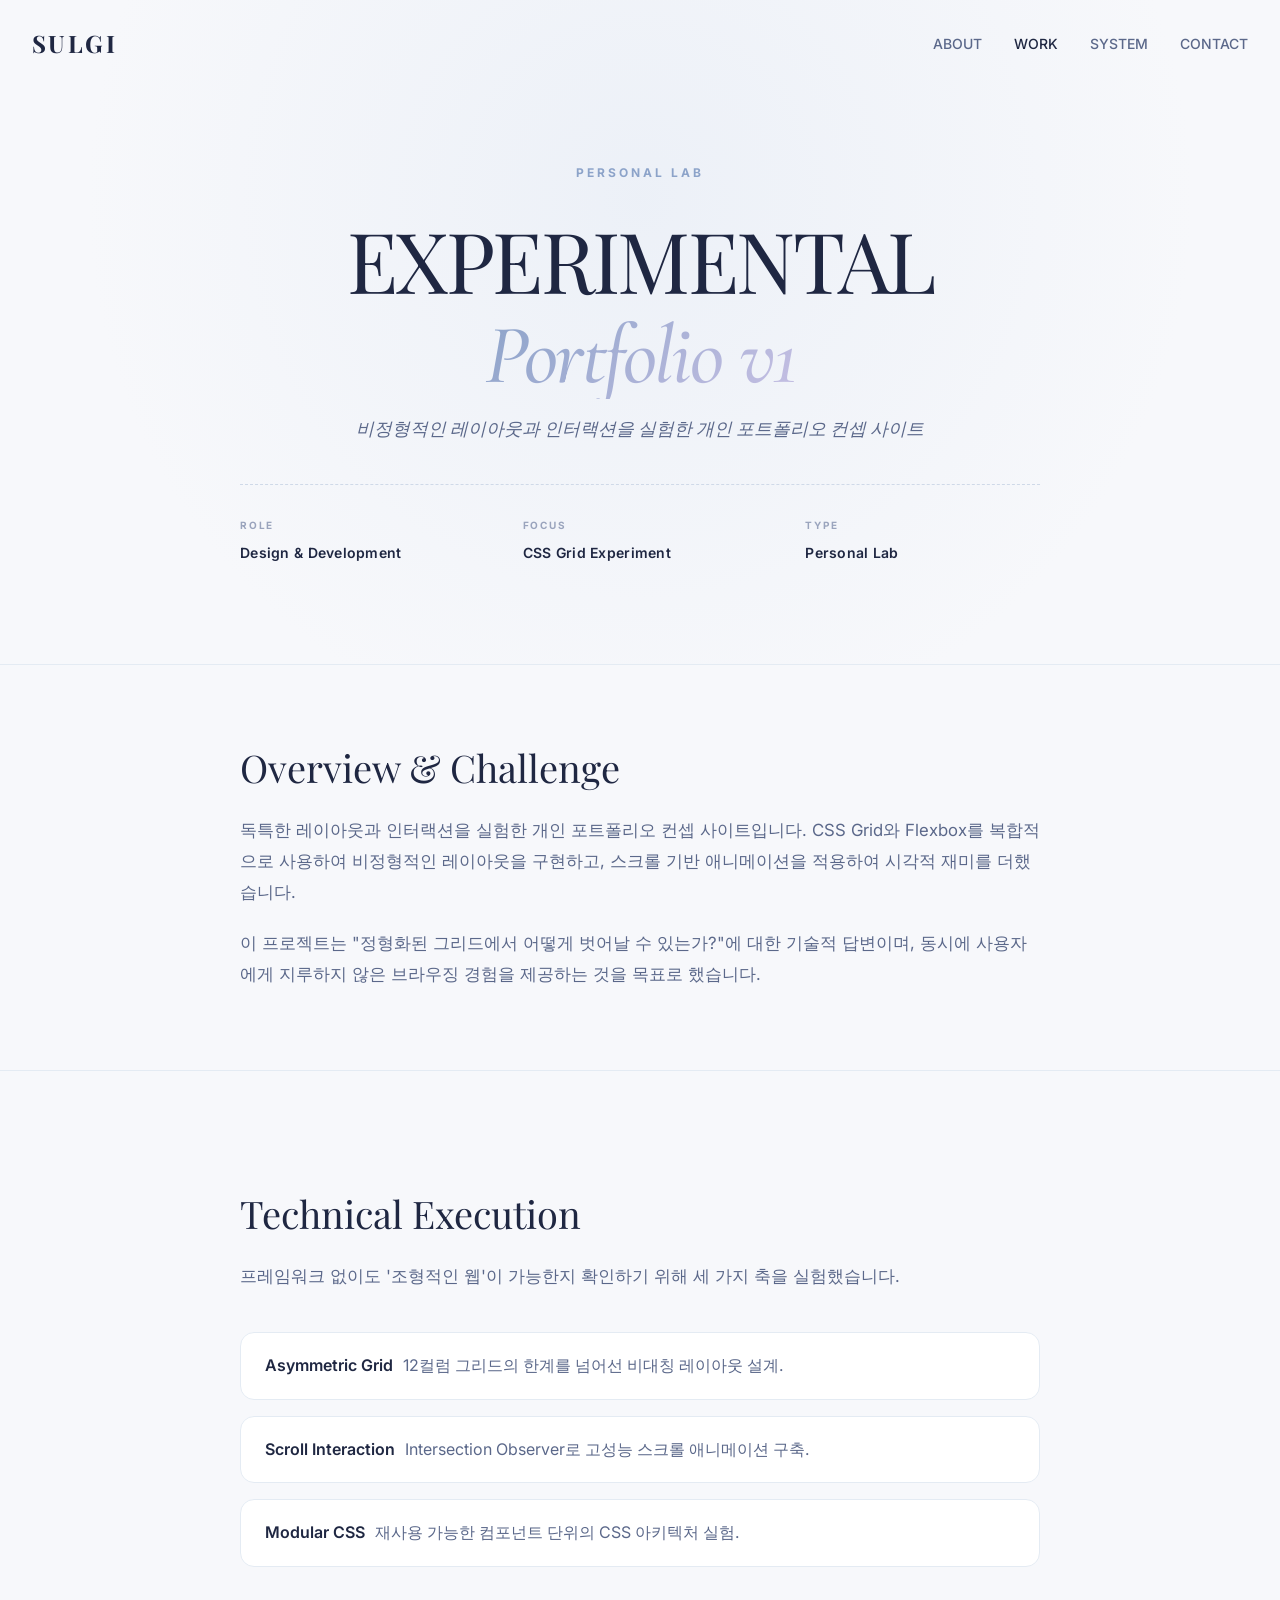
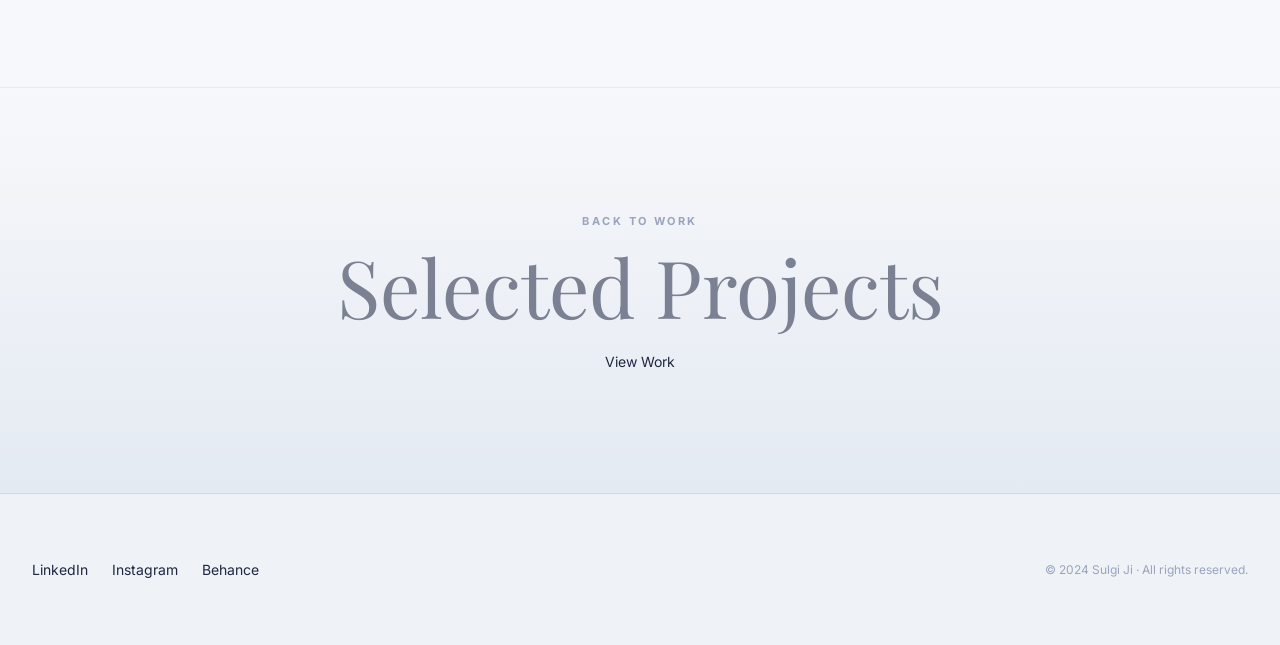
<file: experimental.html>
<!DOCTYPE html>
<html lang="ko">

<head>
    <meta charset="UTF-8">
    <meta name="viewport" content="width=device-width, initial-scale=1.0">
    <meta name="description" content="Experimental Lab · 비정형 레이아웃과 스크롤 인터랙션을 실험한 개인 포트폴리오 컨셉 사이트.">
    <meta name="author" content="Sulgi Ji">
    <meta name="theme-color" content="#F7F8FB">
    <meta property="og:title" content="Experimental Lab · Portfolio v1 | Sulgi Ji">
    <meta property="og:description" content="정형 그리드를 벗어나기 위한 비정형 레이아웃 실험 기록.">

    <!-- Favicon -->
    <link rel="icon" type="image/svg+xml" href="images/favicon.svg">

    <title>Experimental Lab · Sulgi Ji Portfolio</title>

    <!-- Google Fonts -->
    <link rel="preconnect" href="https://fonts.googleapis.com">
    <link rel="preconnect" href="https://fonts.gstatic.com" crossorigin>
    <link
        href="https://fonts.googleapis.com/css2?family=Inter:wght@300;400;500;600;700&family=Playfair+Display:ital,wght@0,400;0,500;0,600;1,400;1,500&family=Cormorant+Garamond:ital,wght@0,300;0,400;0,500;1,300;1,400&display=swap"
        rel="stylesheet">

    <!-- UI/UX Design System: Modular CSS -->
    <link rel="stylesheet" href="styles/base.css">
    <link rel="stylesheet" href="styles/common.css">
    <link rel="stylesheet" href="styles/project.css">
    <link rel="stylesheet" href="styles/responsive.css">
    <link rel="stylesheet" href="https://unpkg.com/aos@2.3.1/dist/aos.css">
    <script src="https://unpkg.com/aos@2.3.1/dist/aos.js" defer></script>
    <script src="scripts/ui/aos-init.js" defer></script>
</head>

<body>
    <a href="#main" class="skip-link">본문으로 바로가기</a>
    <div id="scrollProgress" aria-hidden="true"></div>
    <div id="wrap">
        <!-- HEADER -->
        <header id="header">
            <div class="container header-content">
                <div class="logo">
                    <a href="index.html" aria-label="SULGI · Home">SULGI</a>
                </div>
                <nav class="main-nav" aria-label="메인 메뉴">
                    <ul>
                        <li><a href="about.html">ABOUT</a></li>
                        <li><a href="index.html#entry" class="active" aria-current="page">WORK</a></li>
                        <li><a href="index.html#system">SYSTEM</a></li>
                        <li><a href="index.html#ending">CONTACT</a></li>
                    </ul>
                </nav>
                <button class="mobile-menu-toggle" aria-label="메뉴 열기" aria-expanded="false" aria-controls="mobile-nav">
                    <span class="bar" aria-hidden="true"></span>
                    <span class="bar" aria-hidden="true"></span>
                    <span class="bar" aria-hidden="true"></span>
                </button>
            </div>
            <nav class="mobile-nav" id="mobile-nav" aria-label="모바일 메뉴" aria-hidden="true">
                <ul>
                    <li><a href="about.html">ABOUT</a></li>
                    <li><a href="index.html#entry">WORK</a></li>
                    <li><a href="index.html#system">SYSTEM</a></li>
                    <li><a href="index.html#ending">CONTACT</a></li>
                </ul>
            </nav>
        </header>

        <main id="main">
            <!-- 1. HERO -->
            <section class="project-hero">
                <div class="container">
                    <span class="hero-eyebrow" data-aos="fade-up">Personal Lab</span>
                    <h1 class="hero-title" data-aos="fade-up" data-aos-delay="100">
                        EXPERIMENTAL<br>
                        <span class="italic-text">Portfolio v1</span>
                    </h1>
                    <p class="hero-subtitle" data-aos="fade-up" data-aos-delay="200">
                        비정형적인 레이아웃과 인터랙션을 실험한 개인 포트폴리오 컨셉 사이트
                    </p>

                    <dl class="project-meta" data-aos="fade-up" data-aos-delay="300">
                        <div>
                            <dt>Role</dt>
                            <dd>Design & Development</dd>
                        </div>
                        <div>
                            <dt>Focus</dt>
                            <dd>CSS Grid Experiment</dd>
                        </div>
                        <div>
                            <dt>Type</dt>
                            <dd>Personal Lab</dd>
                        </div>
                    </dl>
                </div>
            </section>

            <!-- 2. OVERVIEW -->
            <section class="project-context" data-aos="fade-up">
                <div class="container">
                    <div class="context-inner">
                        <h2>Overview & Challenge</h2>
                        <p>
                            독특한 레이아웃과 인터랙션을 실험한 개인 포트폴리오 컨셉 사이트입니다.
                            CSS Grid와 Flexbox를 복합적으로 사용하여 비정형적인 레이아웃을 구현하고, 스크롤 기반 애니메이션을 적용하여 시각적 재미를 더했습니다.
                        </p>
                        <p>
                            이 프로젝트는 "정형화된 그리드에서 어떻게 벗어날 수 있는가?"에 대한 기술적 답변이며,
                            동시에 사용자에게 지루하지 않은 브라우징 경험을 제공하는 것을 목표로 했습니다.
                        </p>
                    </div>
                </div>
            </section>

            <!-- 3. TECHNICAL -->
            <section class="technical" data-aos="fade-up">
                <div class="container">
                    <div class="technical-inner">
                        <h2>Technical Execution</h2>
                        <p class="technical-lead">
                            프레임워크 없이도 '조형적인 웹'이 가능한지 확인하기 위해 세 가지 축을 실험했습니다.
                        </p>
                        <ul class="process-list">
                            <li><strong>Asymmetric Grid</strong>12컬럼 그리드의 한계를 넘어선 비대칭 레이아웃 설계.</li>
                            <li><strong>Scroll Interaction</strong>Intersection Observer로 고성능 스크롤 애니메이션 구축.</li>
                            <li><strong>Modular CSS</strong>재사용 가능한 컴포넌트 단위의 CSS 아키텍처 실험.</li>
                        </ul>
                    </div>
                </div>
            </section>

            <!-- 4. NEXT PROJECT -->
            <section class="next-project" data-aos="fade-up">
                <div class="container">
                    <span class="next-project-label">Back to Work</span>
                    <h2 class="next-project-title">Selected Projects</h2>
                    <a href="index.html#entry" class="ending-contact">View Work</a>
                </div>
            </section>
        </main>

        <footer id="footer">
            <div class="container">
                <div class="footer-content">
                    <div class="footer-socials">
                        <a href="https://www.linkedin.com/" target="_blank" rel="noopener noreferrer"
                            aria-label="LinkedIn(새 창)">LinkedIn</a>
                        <a href="https://www.instagram.com/" target="_blank" rel="noopener noreferrer"
                            aria-label="Instagram(새 창)">Instagram</a>
                        <a href="https://www.behance.net/" target="_blank" rel="noopener noreferrer"
                            aria-label="Behance(새 창)">Behance</a>
                    </div>
                    <p class="footer-copyright">&copy; 2024 Sulgi Ji · All rights reserved.</p>
                </div>
            </div>
        </footer>
    </div>

    <!-- Scripts -->
    <script src="scripts/ui/header.js" defer></script>
    <script src="scripts/ui/navigation.js" defer></script>
</body>

</html>
</file>
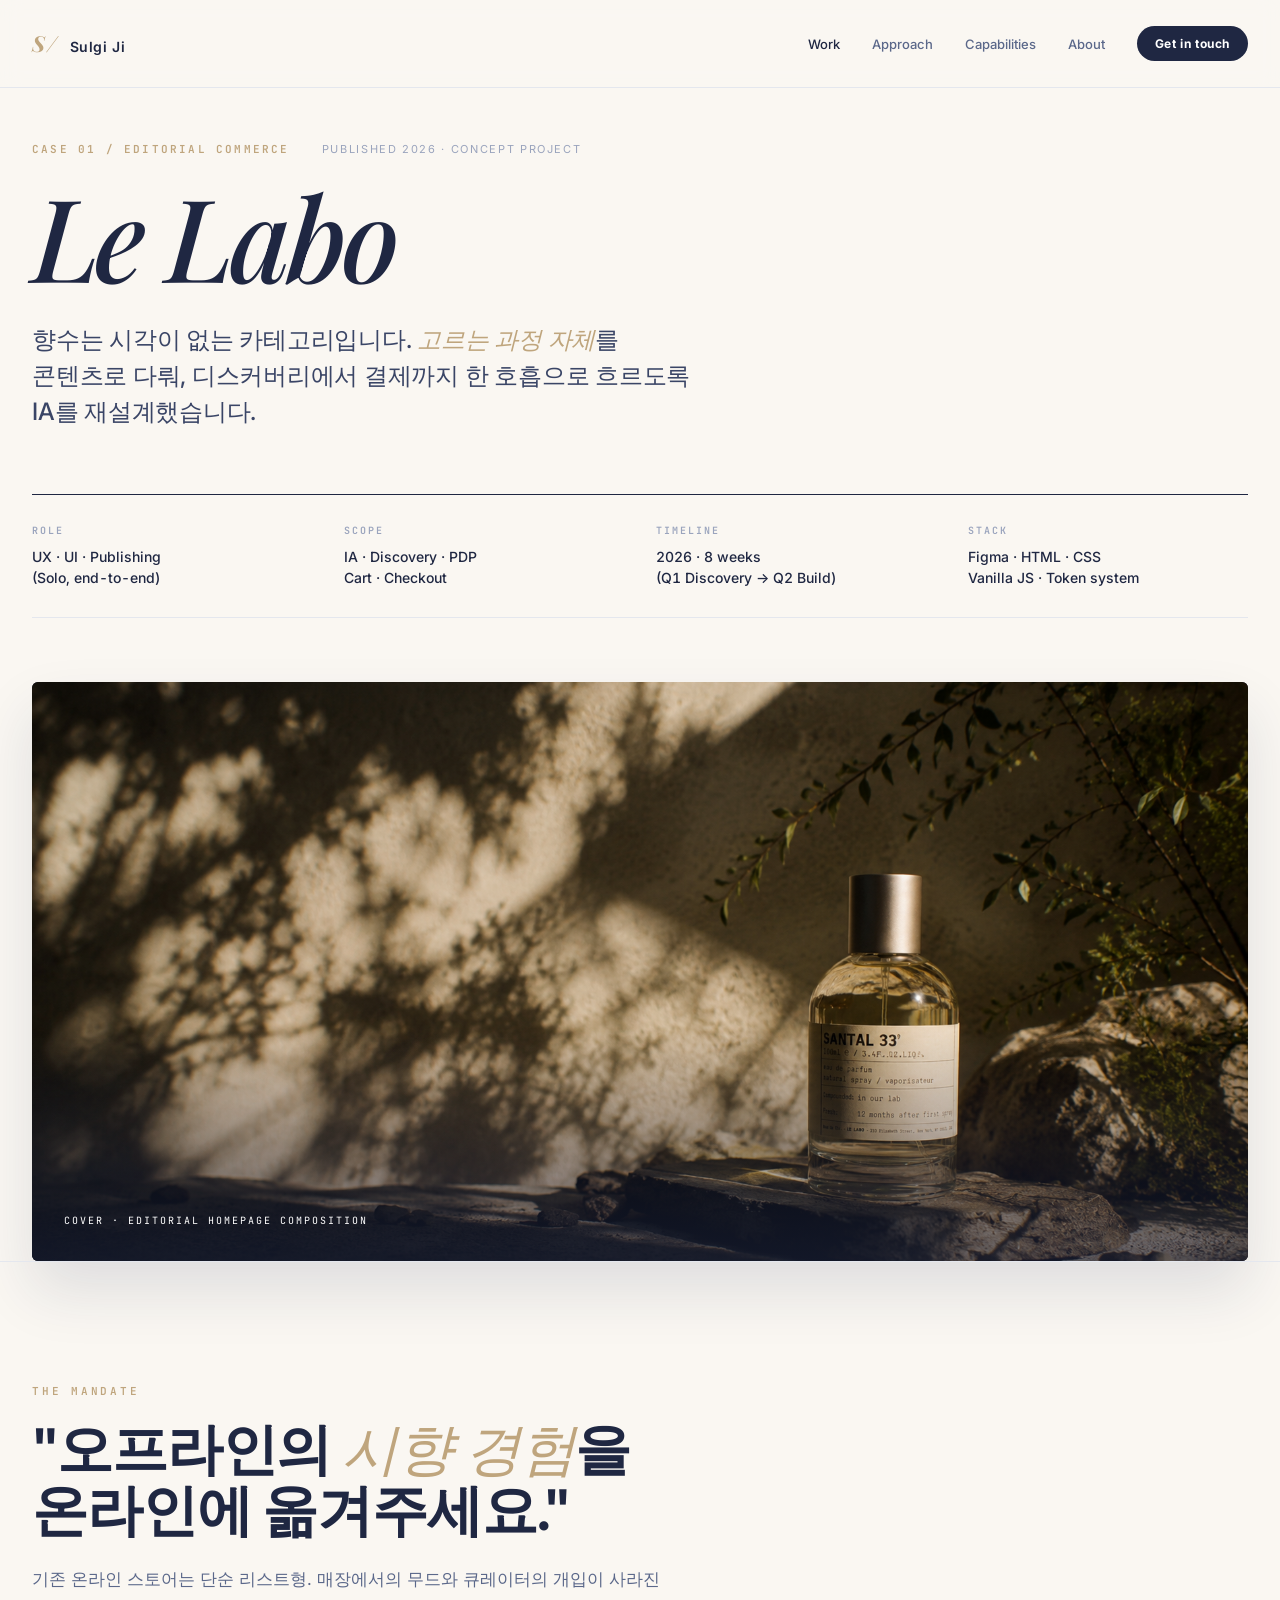
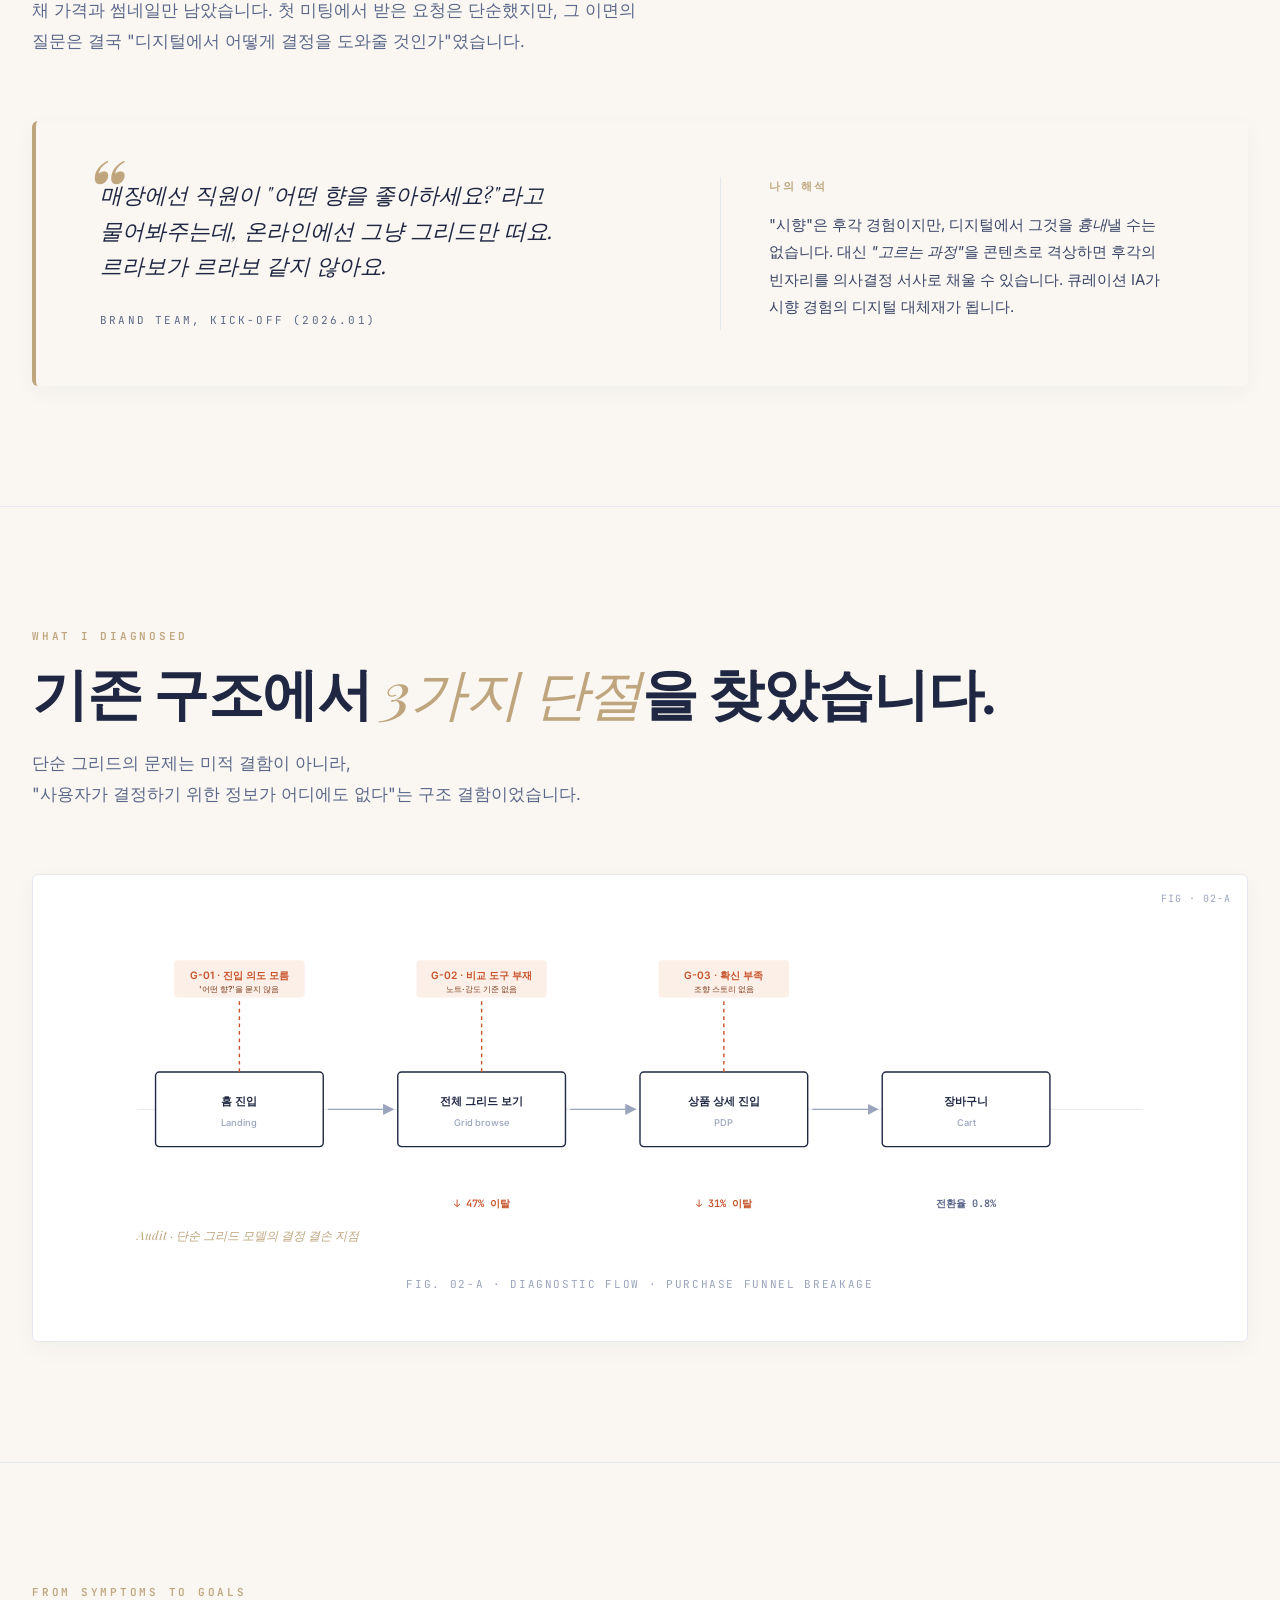
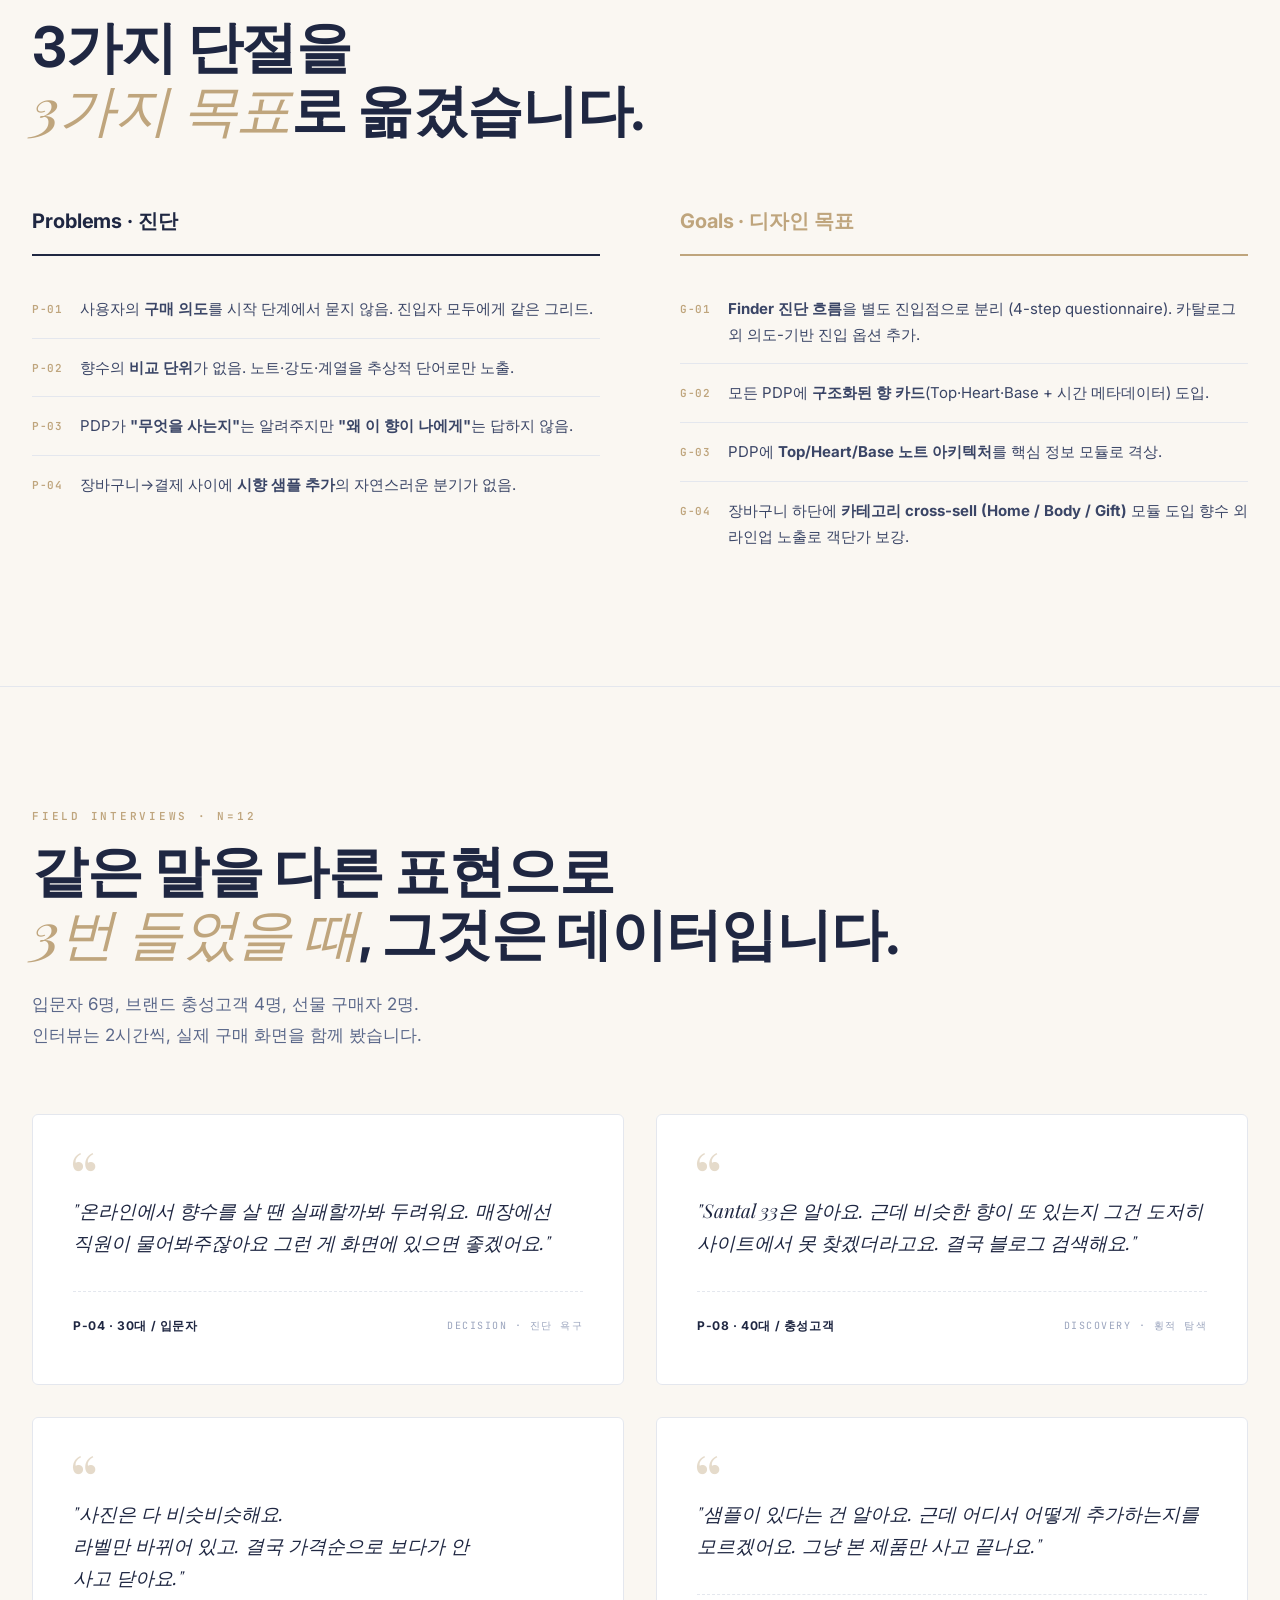
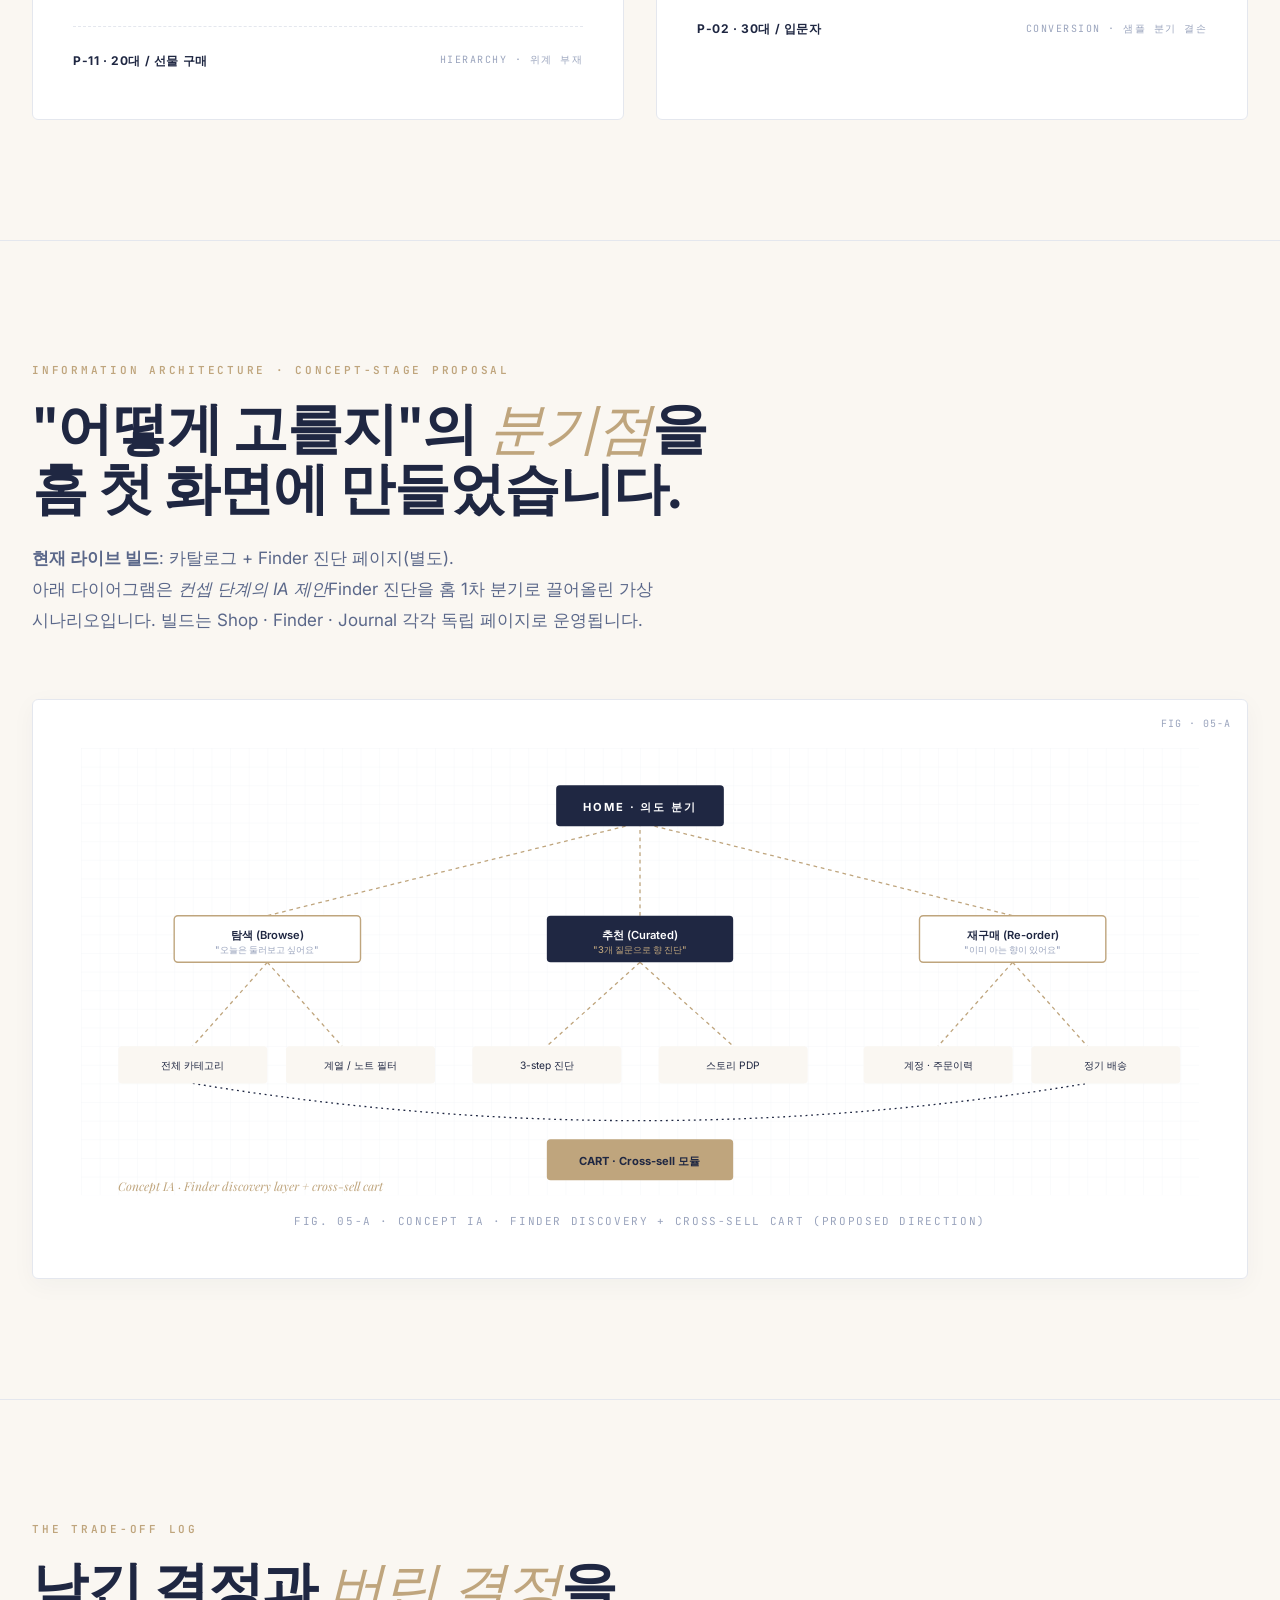
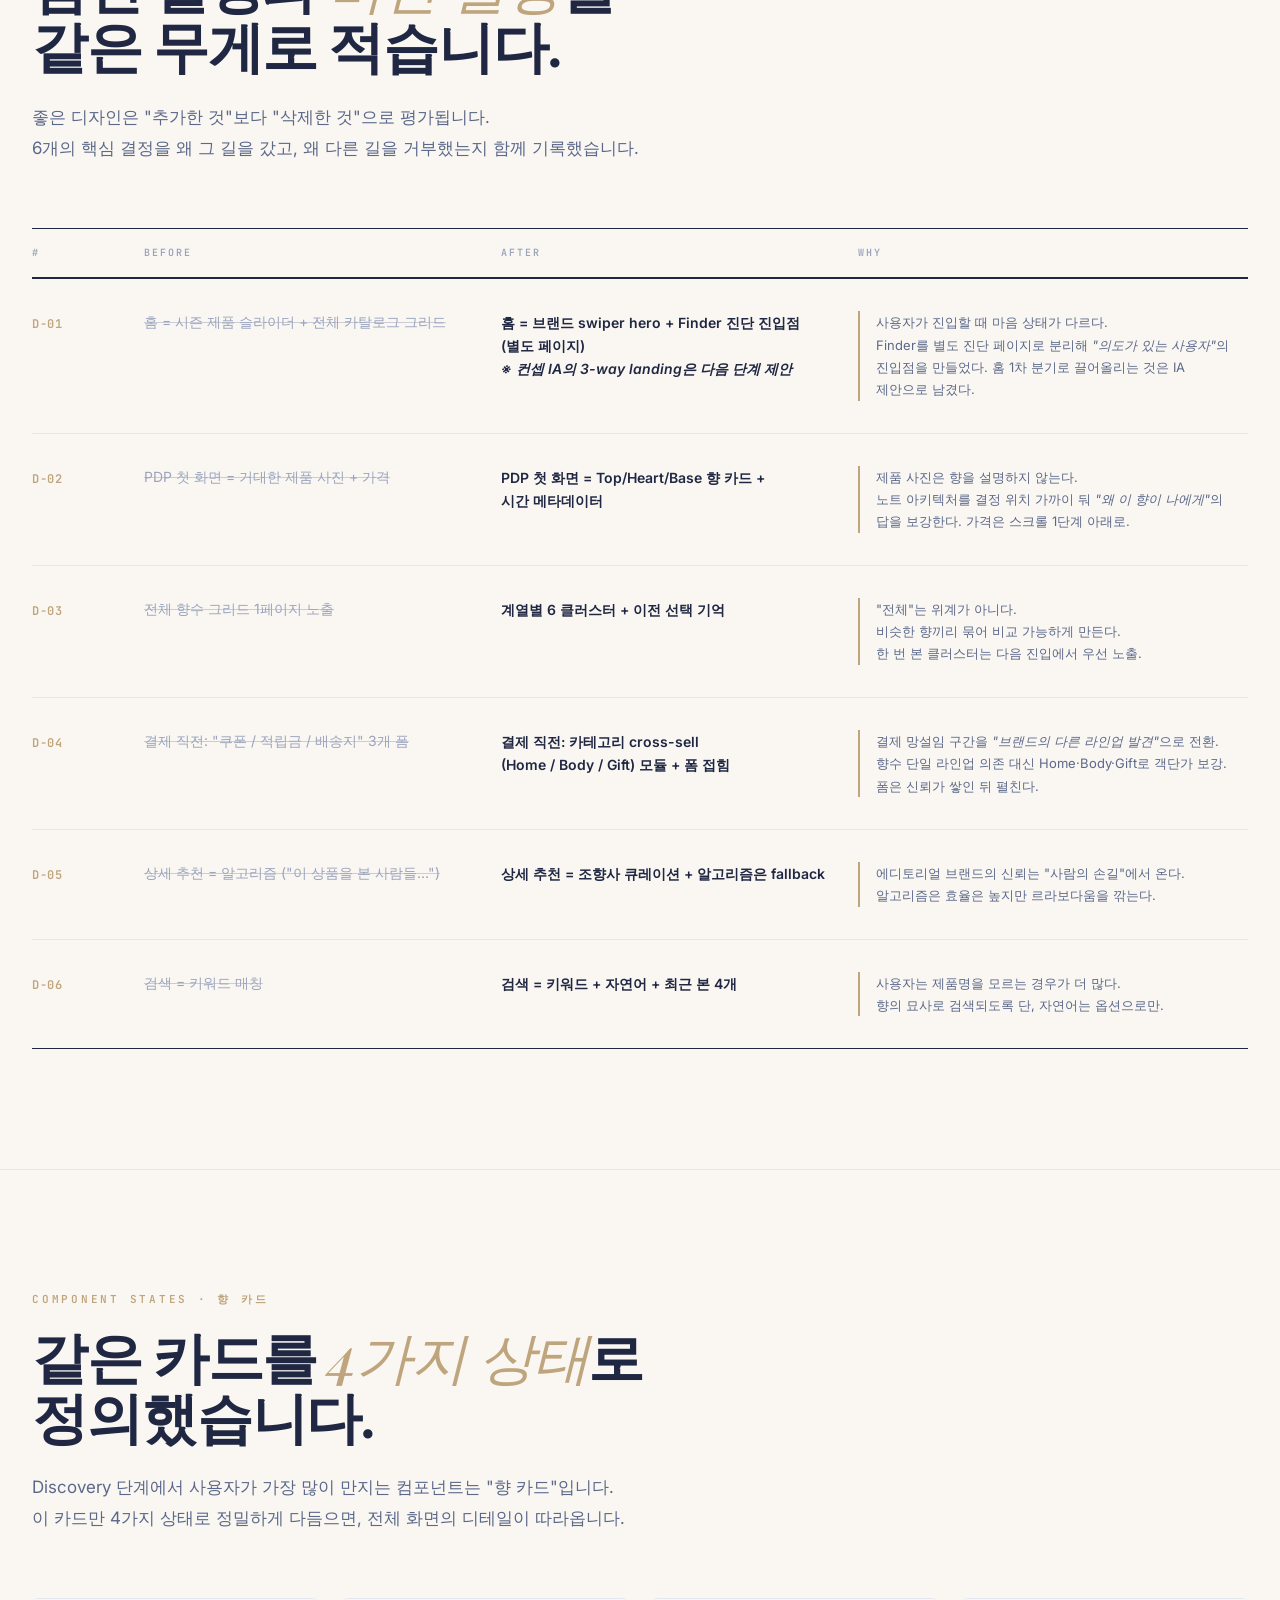
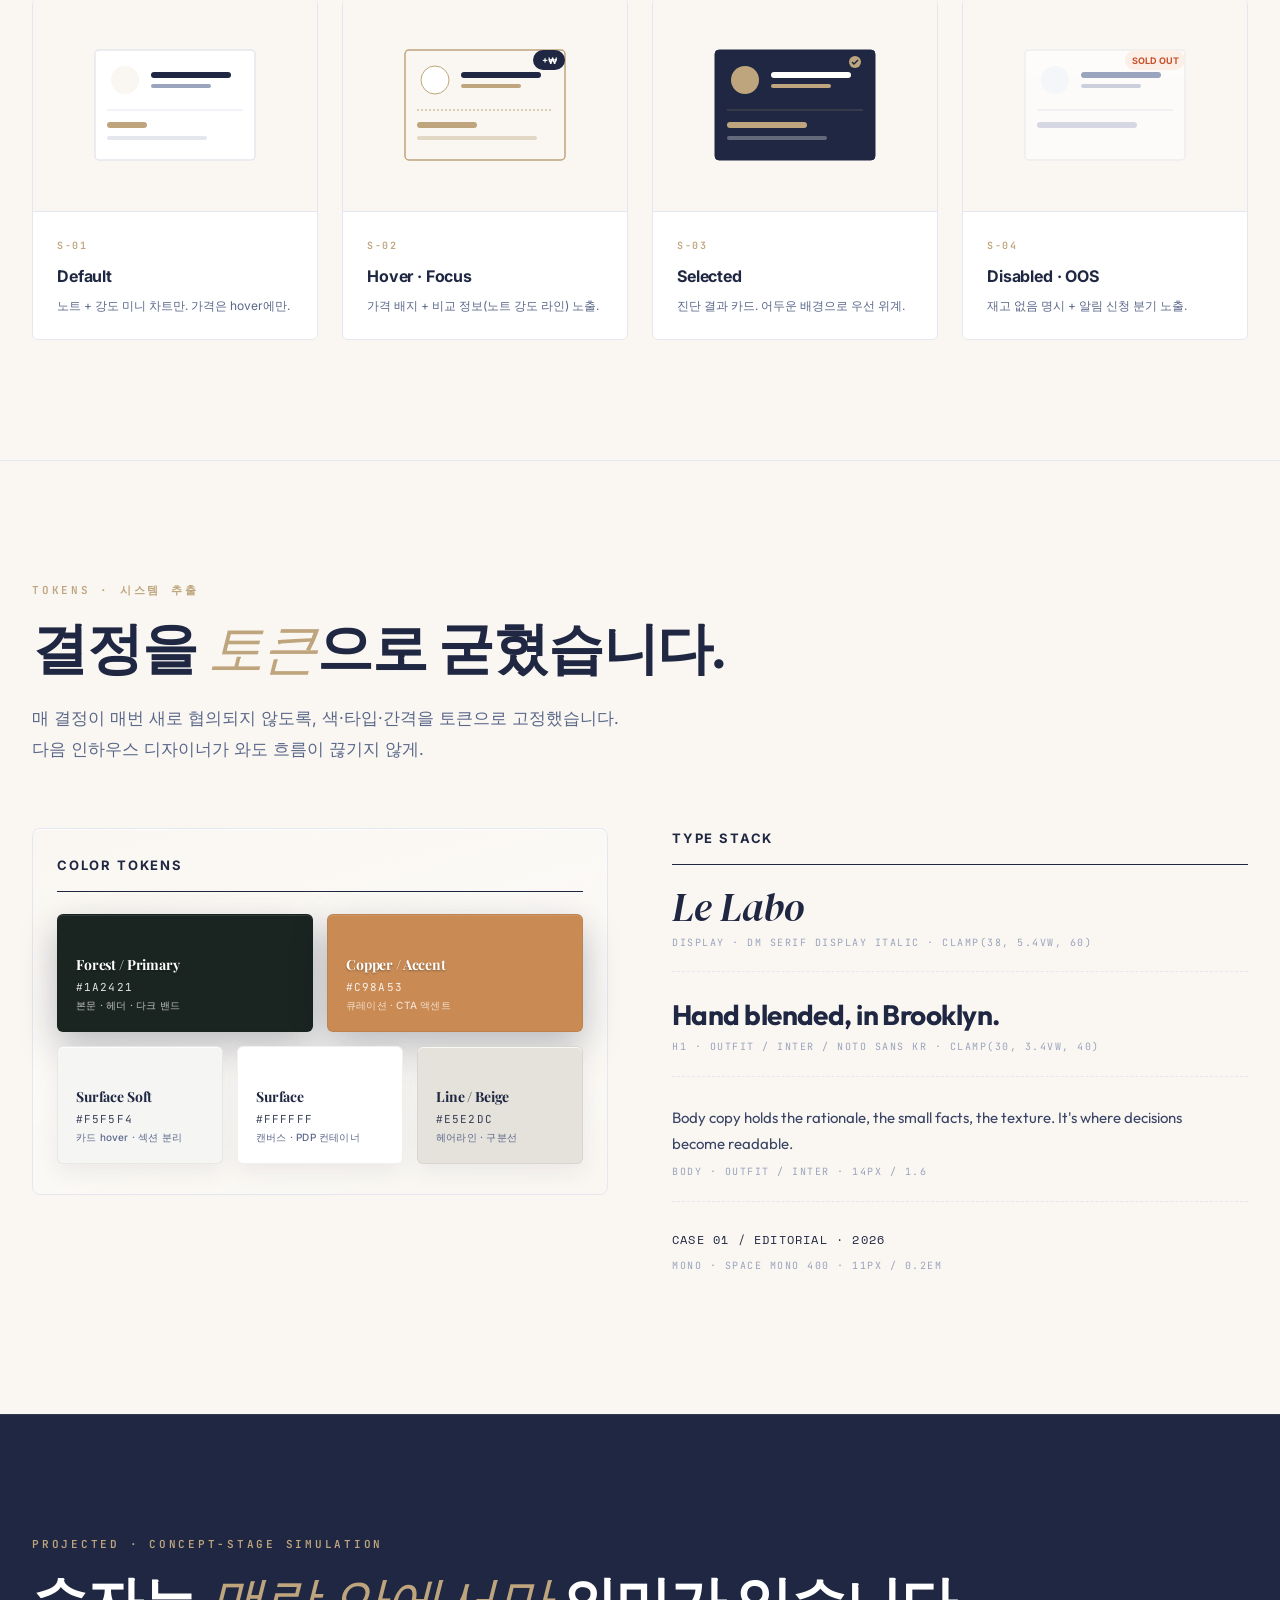
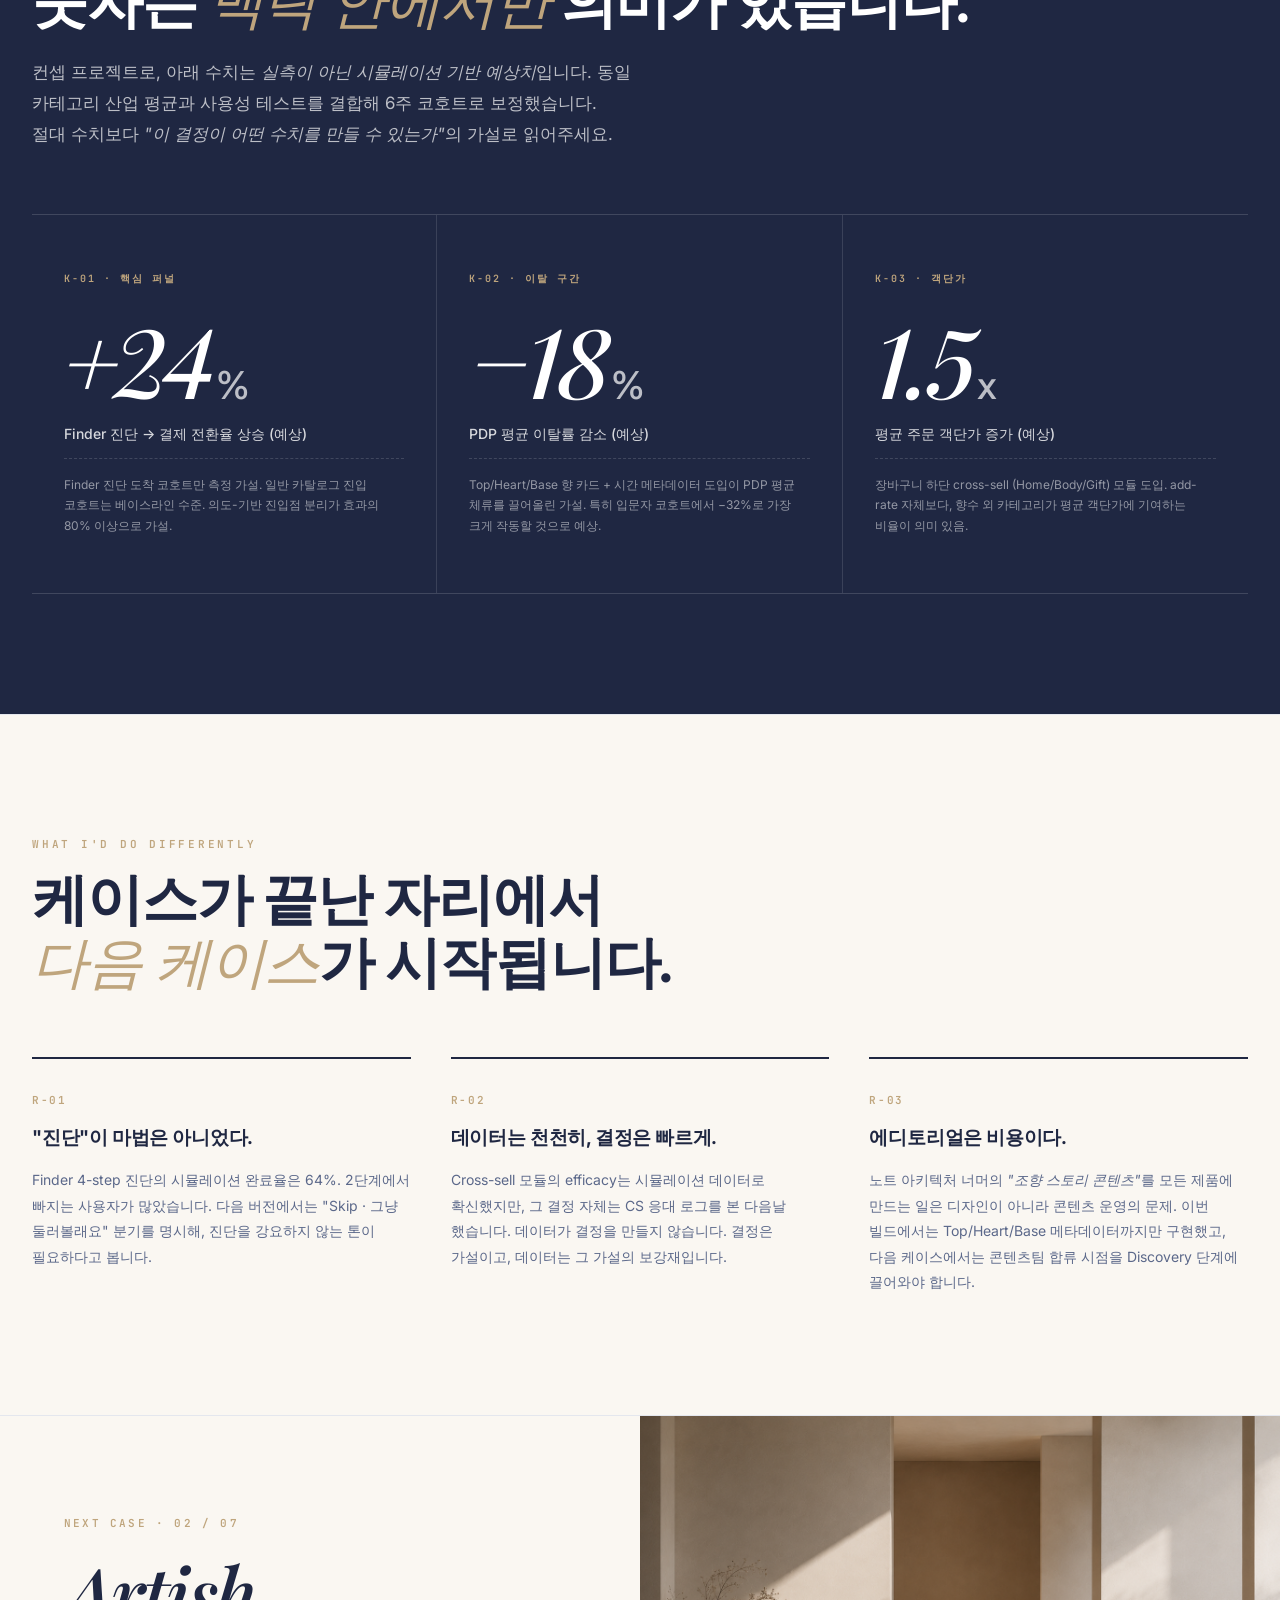
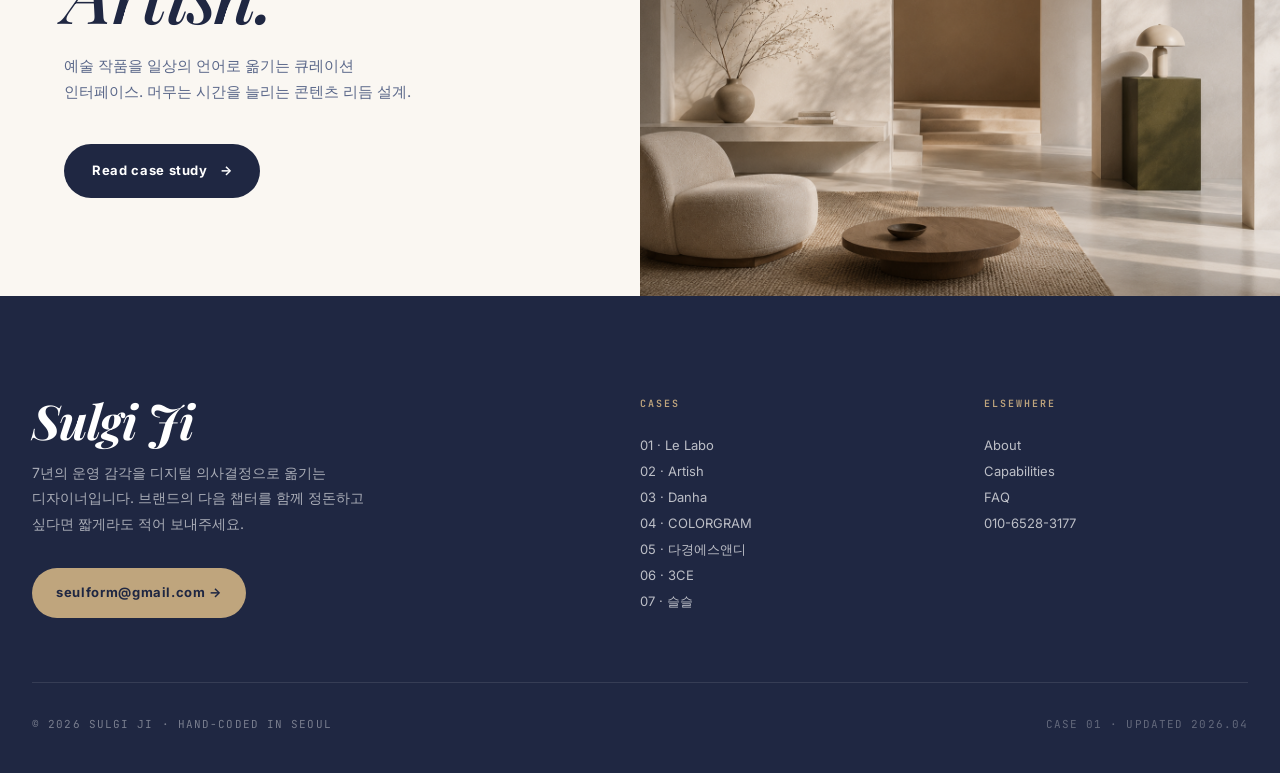
<file: lelabo.html>
<!DOCTYPE html>
<html lang="ko">

<head>
    <meta charset="UTF-8">
    <meta name="viewport" content="width=device-width, initial-scale=1.0">
    <meta name="description" content="Le Labo Case Study · 향수 카테고리의 큐레이션 IA를 재설계하여 '고르는 과정' 자체를 콘텐츠로 전환한 결정의 기록.">
    <meta name="author" content="Sulgi Ji">
    <meta name="theme-color" content="#1F2742">
    <meta property="og:title" content="Le Labo · Case Study | Sulgi Ji">
    <meta property="og:description" content="향수 카테고리의 큐레이션 IA 재설계 | 고르는 과정 자체를 콘텐츠로.">

    <title>Le Labo · Case Study | Sulgi Ji</title>

    <link rel="preconnect" href="https://fonts.googleapis.com">
    <link rel="preconnect" href="https://fonts.gstatic.com" crossorigin>
    <link
        href="https://fonts.googleapis.com/css2?family=Inter:wght@400;500;600;700;800&family=Playfair+Display:ital,wght@0,500;1,500&family=JetBrains+Mono:wght@400;500;600&family=DM+Serif+Display:ital@0;1&family=Outfit:wght@400;500;600;700&family=Space+Mono:wght@400;700&display=swap"
        rel="stylesheet">

    <link rel="stylesheet" href="styles/reset.css">
    <link rel="stylesheet" href="styles/common.css">
    <link rel="stylesheet" href="styles/collage.css">
    <link rel="stylesheet" href="styles/subpage.css">
    <link rel="stylesheet" href="styles/responsive.css">
    <link rel="stylesheet" href="https://unpkg.com/aos@2.3.1/dist/aos.css">
    <script src="https://unpkg.com/aos@2.3.1/dist/aos.js" defer></script>
    <script src="scripts/ui/aos-init.js" defer></script>

    <script>document.documentElement.classList.add('js-enabled');</script>
</head>

<body class="subpage-body">
    <a href="#main" class="skip-link">본문으로 바로가기</a>
    <div class="case-progress" id="caseProgress" aria-hidden="true"></div>

    <div id="wrap">
        <!-- ========== HEADER (index 일관) ========== -->
        <header id="header" class="subpage-header">
            <div class="container header-content">
                <div class="logo">
                    <a href="index.html" aria-label="Sulgi Ji · Home">
                        <span class="logo-mark">S/</span>
                        <span class="logo-name">Sulgi Ji</span>
                    </a>
                </div>
                <nav class="main-nav" aria-label="Main">
                    <ul>
                        <li><a href="index.html#work" class="active">Work</a></li>
                        <li><a href="index.html#approach">Approach</a></li>
                        <li><a href="index.html#capabilities">Capabilities</a></li>
                        <li><a href="index.html#about">About</a></li>
                        <li><a href="index.html#contact" class="nav-cta">Get in touch</a></li>
                    </ul>
                </nav>
            </div>
        </header>

        <main id="main">
            <!-- ========== HERO ========== -->
            <section class="case-hero" data-aos="fade-up">
                <div class="container">
                    <div class="case-hero-meta-row">
                        <span class="case-hero-eyebrow">Case 01 / Editorial Commerce</span>
                        <span class="case-hero-eyebrow-dot"></span>
                        <span class="case-hero-status">Published 2026 · Concept project</span>
                    </div>

                    <h1 class="case-hero-title">Le Labo</h1>

                    <p class="case-hero-tagline">
                        향수는 시각이 없는 카테고리입니다. <em>고르는 과정 자체</em>를 콘텐츠로 다뤄,
                        디스커버리에서 결제까지 한 호흡으로 흐르도록 IA를 재설계했습니다.
                    </p>

                    <dl class="case-meta-grid">
                        <div>
                            <dt>Role</dt>
                            <dd>UX · UI · Publishing<br>(Solo, end-to-end)</dd>
                        </div>
                        <div>
                            <dt>Scope</dt>
                            <dd>IA · Discovery · PDP<br>Cart · Checkout</dd>
                        </div>
                        <div>
                            <dt>Timeline</dt>
                            <dd>2026 · 8 weeks<br>(Q1 Discovery → Q2 Build)</dd>
                        </div>
                        <div>
                            <dt>Stack</dt>
                            <dd>Figma · HTML · CSS<br>Vanilla JS · Token system</dd>
                        </div>
                    </dl>

                    <figure class="case-hero-cover">
                        <img src="./images/cover.png" alt="Le Labo case cover">
                        <div class="case-hero-cover-overlay">
                            <span>Cover · Editorial homepage composition</span>
                        </div>
                    </figure>
                </div>
            </section>

            <!-- ========== 01. BRIEF ========== -->
            <section class="case-section" data-aos="fade-up">
                <div class="container">
                    <div class="case-section-head">
                        <div>
                            <span class="case-section-eyebrow">The mandate</span>
                            <h2 class="case-section-title">
                                "오프라인의 <em>시향 경험</em>을<br>
                                온라인에 옮겨주세요."
                            </h2>
                            <p class="case-section-lead">
                                기존 온라인 스토어는 단순 리스트형. 매장에서의 무드와 큐레이터의
                                개입이 사라진 채 가격과 썸네일만 남았습니다. 첫 미팅에서 받은
                                요청은 단순했지만, 그 이면의 질문은 결국 "디지털에서 어떻게 결정을
                                도와줄 것인가"였습니다.
                            </p>
                        </div>
                    </div>

                    <blockquote class="case-brief">
                        <div class="case-brief-quote">
                            매장에선 직원이 "어떤 향을 좋아하세요?"라고 물어봐주는데,
                            온라인에선 그냥 그리드만 떠요. <br> 르라보가 르라보 같지 않아요.
                            <p class="case-brief-cite">Brand team, kick-off (2026.01)</p>
                        </div>
                        <div class="case-brief-take">
                            <h4>나의 해석</h4>
                            <p>
                                "시향"은 후각 경험이지만, 디지털에서 그것을 <em>흉내</em>낼 수는 없습니다.
                                대신 <em>"고르는 과정"</em>을 콘텐츠로 격상하면 후각의 빈자리를
                                의사결정 서사로 채울 수 있습니다. 큐레이션 IA가 시향 경험의 디지털
                                대체재가 됩니다.
                            </p>
                        </div>
                    </blockquote>
                </div>
            </section>

            <!-- ========== 02. AUDIT (Before) ========== -->
            <section class="case-section" data-aos="fade-up">
                <div class="container">
                    <div class="case-section-head">
                        <div>
                            <span class="case-section-eyebrow">What I diagnosed</span>
                            <h2 class="case-section-title">
                                기존 구조에서 <em>3가지 단절</em>을 찾았습니다.
                            </h2>
                            <p class="case-section-lead">
                                단순 그리드의
                                문제는 미적 결함이 아니라, <br> "사용자가 결정하기 위한 정보가 어디에도
                                없다"는 구조 결함이었습니다.
                            </p>
                        </div>
                    </div>

                    <div class="case-svg-canvas">
                        <span class="case-svg-canvas-corner">FIG · 02-A</span>
                        <svg viewBox="0 0 1200 360" xmlns="http://www.w3.org/2000/svg" role="img"
                            aria-label="Diagnostic of original purchase flow">
                            <!-- baseline -->
                            <line x1="60" y1="200" x2="1140" y2="200" stroke="#E4E7EE" stroke-width="1" />

                            <!-- step blocks (4 steps) -->
                            <g font-family="Inter, sans-serif" font-size="12" font-weight="600">
                                <!-- 1. Land -->
                                <rect x="80" y="160" width="180" height="80" rx="4" fill="#fff" stroke="#1F2742"
                                    stroke-width="1.5" />
                                <text x="170" y="195" text-anchor="middle" fill="#1F2742">홈 진입</text>
                                <text x="170" y="218" text-anchor="middle" fill="#9AA4BD" font-size="10"
                                    font-weight="500">Landing</text>

                                <!-- 2. Browse -->
                                <rect x="340" y="160" width="180" height="80" rx="4" fill="#fff" stroke="#1F2742"
                                    stroke-width="1.5" />
                                <text x="430" y="195" text-anchor="middle" fill="#1F2742">전체 그리드 보기</text>
                                <text x="430" y="218" text-anchor="middle" fill="#9AA4BD" font-size="10"
                                    font-weight="500">Grid browse</text>

                                <!-- 3. PDP -->
                                <rect x="600" y="160" width="180" height="80" rx="4" fill="#fff" stroke="#1F2742"
                                    stroke-width="1.5" />
                                <text x="690" y="195" text-anchor="middle" fill="#1F2742">상품 상세 진입</text>
                                <text x="690" y="218" text-anchor="middle" fill="#9AA4BD" font-size="10"
                                    font-weight="500">PDP</text>

                                <!-- 4. Cart -->
                                <rect x="860" y="160" width="180" height="80" rx="4" fill="#fff" stroke="#1F2742"
                                    stroke-width="1.5" />
                                <text x="950" y="195" text-anchor="middle" fill="#1F2742">장바구니</text>
                                <text x="950" y="218" text-anchor="middle" fill="#9AA4BD" font-size="10"
                                    font-weight="500">Cart</text>
                            </g>

                            <!-- arrows -->
                            <g stroke="#9AA4BD" stroke-width="1.5" fill="none" marker-end="url(#arr)">
                                <line x1="265" y1="200" x2="335" y2="200" />
                                <line x1="525" y1="200" x2="595" y2="200" />
                                <line x1="785" y1="200" x2="855" y2="200" />
                            </g>
                            <defs>
                                <marker id="arr" viewBox="0 0 10 10" refX="9" refY="5" markerWidth="8" markerHeight="8"
                                    orient="auto">
                                    <path d="M0,0 L10,5 L0,10 Z" fill="#9AA4BD" />
                                </marker>
                            </defs>

                            <!-- problems (red dotted callouts) -->
                            <g stroke="#C7522A" stroke-width="1.5" stroke-dasharray="4 4" fill="none">
                                <path d="M170 160 L170 80" />
                                <path d="M430 160 L430 80" />
                                <path d="M690 160 L690 80" />
                            </g>
                            <g font-family="Inter, sans-serif" font-size="11" fill="#C7522A" font-weight="600">
                                <rect x="100" y="40" width="140" height="40" rx="4" fill="#FCEFE8" />
                                <text x="170" y="60" text-anchor="middle">G-01 · 진입 의도 모름</text>
                                <text x="170" y="74" text-anchor="middle" font-weight="500" fill="#7C3D1D"
                                    font-size="9">'어떤 향?'을 묻지 않음</text>

                                <rect x="360" y="40" width="140" height="40" rx="4" fill="#FCEFE8" />
                                <text x="430" y="60" text-anchor="middle">G-02 · 비교 도구 부재</text>
                                <text x="430" y="74" text-anchor="middle" font-weight="500" fill="#7C3D1D"
                                    font-size="9">노트·강도 기준 없음</text>

                                <rect x="620" y="40" width="140" height="40" rx="4" fill="#FCEFE8" />
                                <text x="690" y="60" text-anchor="middle">G-03 · 확신 부족</text>
                                <text x="690" y="74" text-anchor="middle" font-weight="500" fill="#7C3D1D"
                                    font-size="9">조향 스토리 없음</text>
                            </g>

                            <!-- drop-off -->
                            <g font-family="JetBrains Mono, monospace" font-size="11" fill="#1F2742" font-weight="600">
                                <text x="430" y="305" text-anchor="middle" fill="#C7522A">↓ 47% 이탈</text>
                                <text x="690" y="305" text-anchor="middle" fill="#C7522A">↓ 31% 이탈</text>
                                <text x="950" y="305" text-anchor="middle" fill="#5B688A">전환율 0.8%</text>
                            </g>

                            <!-- caption -->
                            <text x="60" y="340" font-family="Playfair Display, serif" font-style="italic"
                                font-size="13" fill="#BFA57D">Audit · 단순 그리드 모델의 결정 결손 지점</text>
                        </svg>
                        <p class="case-svg-caption">FIG. 02-A · Diagnostic flow · purchase funnel breakage</p>
                    </div>
                </div>
            </section>

            <!-- ========== 03. PROBLEM & GOALS ========== -->
            <section class="case-section" data-aos="fade-up">
                <div class="container">
                    <div class="case-section-head">
                        <div>
                            <span class="case-section-eyebrow">From symptoms to goals</span>
                            <h2 class="case-section-title">
                                3가지 단절을<br>
                                <em>3가지 목표</em>로 옮겼습니다.
                            </h2>
                        </div>
                    </div>

                    <div class="case-problem-goals">
                        <div class="case-pg-block">
                            <h3>Problems · 진단</h3>
                            <ul>
                                <li><span class="case-pg-num">P-01</span><span>사용자의 <strong>구매 의도</strong>를 시작 단계에서 묻지
                                        않음. 진입자 모두에게 같은 그리드.</span></li>
                                <li><span class="case-pg-num">P-02</span><span>향수의 <strong>비교 단위</strong>가 없음. 노트·강도·계열을
                                        추상적 단어로만 노출.</span></li>
                                <li><span class="case-pg-num">P-03</span><span>PDP가 <strong>"무엇을 사는지"</strong>는 알려주지만
                                        <strong>"왜 이 향이 나에게"</strong>는 답하지 않음.</span></li>
                                <li><span class="case-pg-num">P-04</span><span>장바구니→결제 사이에 <strong>시향 샘플 추가</strong>의
                                        자연스러운 분기가 없음.</span></li>
                            </ul>
                        </div>

                        <div class="case-pg-block is-goals">
                            <h3>Goals · 디자인 목표</h3>
                            <ul>
                                <li><span class="case-pg-num">G-01</span><span><strong>Finder 진단 흐름</strong>을 별도 진입점으로
                                        분리 (4-step questionnaire). 카탈로그 외 의도-기반 진입 옵션 추가.</span></li>
                                <li><span class="case-pg-num">G-02</span><span>모든 PDP에 <strong>구조화된 향
                                            카드</strong>(Top·Heart·Base + 시간 메타데이터) 도입.</span></li>
                                <li><span class="case-pg-num">G-03</span><span>PDP에 <strong>Top/Heart/Base 노트
                                            아키텍처</strong>를 핵심 정보 모듈로 격상.</span></li>
                                <li><span class="case-pg-num">G-04</span><span>장바구니 하단에 <strong>카테고리 cross-sell (Home /
                                            Body / Gift)</strong> 모듈 도입 향수 외 라인업 노출로 객단가 보강.</span></li>
                            </ul>
                        </div>
                    </div>
                </div>
            </section>

            <!-- ========== 04. INTERVIEWS ========== -->
            <section class="case-section" data-aos="fade-up">
                <div class="container">
                    <div class="case-section-head">
                        <div>
                            <span class="case-section-eyebrow">Field interviews · n=12</span>
                            <h2 class="case-section-title">
                                같은 말을 다른 표현으로<br>
                                <em>3번 들었을 때</em>, 그것은 데이터입니다.
                            </h2>
                            <p class="case-section-lead">
                                입문자 6명, 브랜드 충성고객 4명, 선물 구매자 2명. <br> 인터뷰는 2시간씩, 실제 구매 화면을 함께 봤습니다.
                            </p>
                        </div>
                    </div>

                    <div class="case-interviews">
                        <article class="case-interview-card">
                            <p class="case-interview-quote">
                                "온라인에서 향수를 살 땐 실패할까봐 두려워요. 매장에선 직원이
                                물어봐주잖아요 그런 게 화면에 있으면 좋겠어요."
                            </p>
                            <footer class="case-interview-foot">
                                <span class="case-interview-name">P-04 · 30대 / 입문자</span>
                                <span class="case-interview-tag">Decision · 진단 욕구</span>
                            </footer>
                        </article>

                        <article class="case-interview-card">
                            <p class="case-interview-quote">
                                "Santal 33은 알아요. 근데 비슷한 향이 또 있는지 그건 도저히 사이트에서
                                못 찾겠더라고요. 결국 블로그 검색해요."
                            </p>
                            <footer class="case-interview-foot">
                                <span class="case-interview-name">P-08 · 40대 / 충성고객</span>
                                <span class="case-interview-tag">Discovery · 횡적 탐색</span>
                            </footer>
                        </article>

                        <article class="case-interview-card">
                            <p class="case-interview-quote">
                                "사진은 다 비슷비슷해요. <br> 라벨만 바뀌어 있고. 결국 가격순으로
                                보다가 안 사고 닫아요."
                            </p>
                            <footer class="case-interview-foot">
                                <span class="case-interview-name">P-11 · 20대 / 선물 구매</span>
                                <span class="case-interview-tag">Hierarchy · 위계 부재</span>
                            </footer>
                        </article>

                        <article class="case-interview-card">
                            <p class="case-interview-quote">
                                "샘플이 있다는 건 알아요. 근데 어디서 어떻게 추가하는지를 모르겠어요.
                                그냥 본 제품만 사고 끝나요."
                            </p>
                            <footer class="case-interview-foot">
                                <span class="case-interview-name">P-02 · 30대 / 입문자</span>
                                <span class="case-interview-tag">Conversion · 샘플 분기 결손</span>
                            </footer>
                        </article>
                    </div>
                </div>
            </section>

            <!-- ========== 05. INFORMATION ARCHITECTURE ========== -->
            <section class="case-section" data-aos="fade-up">
                <div class="container">
                    <div class="case-section-head">
                        <div>
                            <span class="case-section-eyebrow">Information Architecture · Concept-stage proposal</span>
                            <h2 class="case-section-title">
                                "어떻게 고를지"의 <em>분기점</em>을<br>
                                홈 첫 화면에 만들었습니다.
                            </h2>
                            <p class="case-section-lead">
                                <strong>현재 라이브 빌드</strong>: 카탈로그 + Finder 진단 페이지(별도). <br>
                                아래 다이어그램은 <em>컨셉 단계의 IA 제안</em>Finder 진단을 홈 1차 분기로 끌어올린 가상 시나리오입니다. 빌드는 Shop · Finder ·
                                Journal 각각 독립 페이지로 운영됩니다.
                            </p>
                        </div>
                    </div>

                    <div class="case-svg-canvas">
                        <span class="case-svg-canvas-corner">FIG · 05-A</span>
                        <svg viewBox="0 0 1200 480" xmlns="http://www.w3.org/2000/svg" role="img"
                            aria-label="Information Architecture for Le Labo redesign">
                            <defs>
                                <pattern id="grid-l" width="20" height="20" patternUnits="userSpaceOnUse">
                                    <path d="M 20 0 L 0 0 0 20" fill="none" stroke="#F4F6F9" stroke-width="1" />
                                </pattern>
                            </defs>
                            <rect width="1200" height="480" fill="url(#grid-l)" />

                            <!-- Connections -->
                            <g stroke="#BFA57D" stroke-width="1.4" fill="none" stroke-dasharray="4 4">
                                <path d="M600 80 L200 180" />
                                <path d="M600 80 L600 180" />
                                <path d="M600 80 L1000 180" />
                                <path d="M200 230 L120 320" />
                                <path d="M200 230 L280 320" />
                                <path d="M600 230 L500 320" />
                                <path d="M600 230 L700 320" />
                                <path d="M1000 230 L920 320" />
                                <path d="M1000 230 L1080 320" />
                                <!-- to checkout -->
                                <path d="M120 360 Q600 440 1080 360" stroke-dasharray="2 4" stroke="#1F2742" />
                            </g>

                            <!-- Home (Root) -->
                            <g>
                                <rect x="510" y="40" width="180" height="44" rx="4" fill="#1F2742" />
                                <text x="600" y="68" text-anchor="middle" fill="#fff" font-family="Inter, sans-serif"
                                    font-size="12" font-weight="700" letter-spacing="2">HOME · 의도 분기</text>
                            </g>

                            <!-- 3 entry points -->
                            <g font-family="Inter, sans-serif" font-size="12" font-weight="600">
                                <rect x="100" y="180" width="200" height="50" rx="4" fill="#fff" stroke="#BFA57D"
                                    stroke-width="1.5" />
                                <text x="200" y="205" text-anchor="middle" fill="#1F2742">탐색 (Browse)</text>
                                <text x="200" y="220" text-anchor="middle" fill="#9AA4BD" font-size="10"
                                    font-weight="500">"오늘은 둘러보고 싶어요"</text>

                                <rect x="500" y="180" width="200" height="50" rx="4" fill="#1F2742" />
                                <text x="600" y="205" text-anchor="middle" fill="#fff">추천 (Curated)</text>
                                <text x="600" y="220" text-anchor="middle" fill="#BFA57D" font-size="10"
                                    font-weight="500">"3개 질문으로 향 진단"</text>

                                <rect x="900" y="180" width="200" height="50" rx="4" fill="#fff" stroke="#BFA57D"
                                    stroke-width="1.5" />
                                <text x="1000" y="205" text-anchor="middle" fill="#1F2742">재구매 (Re-order)</text>
                                <text x="1000" y="220" text-anchor="middle" fill="#9AA4BD" font-size="10"
                                    font-weight="500">"이미 아는 향이 있어요"</text>
                            </g>

                            <!-- Sub-pages level -->
                            <g font-family="Inter, sans-serif" font-size="11" fill="#1F2742">
                                <rect x="40" y="320" width="160" height="40" rx="4" fill="#FAF7F2" />
                                <text x="120" y="345" text-anchor="middle">전체 카테고리</text>

                                <rect x="220" y="320" width="160" height="40" rx="4" fill="#FAF7F2" />
                                <text x="300" y="345" text-anchor="middle">계열 / 노트 필터</text>

                                <rect x="420" y="320" width="160" height="40" rx="4" fill="#FAF7F2" />
                                <text x="500" y="345" text-anchor="middle">3-step 진단</text>

                                <rect x="620" y="320" width="160" height="40" rx="4" fill="#FAF7F2" />
                                <text x="700" y="345" text-anchor="middle">스토리 PDP</text>

                                <rect x="840" y="320" width="160" height="40" rx="4" fill="#FAF7F2" />
                                <text x="920" y="345" text-anchor="middle">계정 · 주문이력</text>

                                <rect x="1020" y="320" width="160" height="40" rx="4" fill="#FAF7F2" />
                                <text x="1100" y="345" text-anchor="middle">정기 배송</text>
                            </g>

                            <!-- Cart node -->
                            <g font-family="Inter, sans-serif" font-size="12" font-weight="700">
                                <rect x="500" y="420" width="200" height="44" rx="4" fill="#BFA57D" />
                                <text x="600" y="448" text-anchor="middle" fill="#1F2742">CART · Cross-sell 모듈</text>
                            </g>

                            <!-- caption -->
                            <text x="40" y="475" font-family="Playfair Display, serif" font-style="italic"
                                font-size="13" fill="#BFA57D">Concept IA · Finder discovery layer + cross-sell
                                cart</text>
                        </svg>
                        <p class="case-svg-caption">FIG. 05-A · Concept IA · Finder discovery + cross-sell cart
                            (proposed direction)</p>
                    </div>
                </div>
            </section>

            <!-- ========== 06. KEY DECISIONS ========== -->
            <section class="case-section" data-aos="fade-up">
                <div class="container">
                    <div class="case-section-head">
                        <div>
                            <span class="case-section-eyebrow">The trade-off log</span>
                            <h2 class="case-section-title">
                                남긴 결정과 <em>버린 결정</em>을<br> 같은 무게로 적습니다.
                            </h2>
                            <p class="case-section-lead">
                                좋은 디자인은 "추가한 것"보다 "삭제한 것"으로 평가됩니다. <br> 6개의 핵심
                                결정을 왜 그 길을 갔고, 왜 다른 길을 거부했는지 함께 기록했습니다.
                            </p>
                        </div>
                    </div>

                    <div class="case-decisions">
                        <div class="case-decisions-row is-head">
                            <span>#</span>
                            <span>Before</span>
                            <span>After</span>
                            <span>Why</span>
                        </div>

                        <div class="case-decisions-row">
                            <span class="case-decisions-num">D-01</span>
                            <p class="case-decisions-before">홈 = 시즌 제품 슬라이더 + 전체 카탈로그 그리드</p>
                            <p class="case-decisions-after">홈 = 브랜드 swiper hero + Finder 진단 진입점 (별도 페이지) <br><em>※ 컨셉
                                    IA의 3-way landing은 다음 단계 제안</em></p>
                            <p class="case-decisions-why">사용자가 진입할 때 마음 상태가 다르다. <br> Finder를 별도 진단 페이지로 분리해 <em>"의도가 있는
                                    사용자"</em>의 진입점을 만들었다. 홈 1차 분기로 끌어올리는 것은 IA 제안으로 남겼다.</p>
                        </div>

                        <div class="case-decisions-row">
                            <span class="case-decisions-num">D-02</span>
                            <p class="case-decisions-before">PDP 첫 화면 = 거대한 제품 사진 + 가격</p>
                            <p class="case-decisions-after">PDP 첫 화면 = Top/Heart/Base 향 카드 + 시간 메타데이터</p>
                            <p class="case-decisions-why">제품 사진은 향을 설명하지 않는다. <br> 노트 아키텍처를 결정 위치 가까이 둬 <em>"왜 이 향이
                                    나에게"</em>의 답을 보강한다. 가격은 스크롤 1단계 아래로.</p>
                        </div>

                        <div class="case-decisions-row">
                            <span class="case-decisions-num">D-03</span>
                            <p class="case-decisions-before">전체 향수 그리드 1페이지 노출</p>
                            <p class="case-decisions-after">계열별 6 클러스터 + 이전 선택 기억</p>
                            <p class="case-decisions-why">"전체"는 위계가 아니다. <br> 비슷한 향끼리 묶어 비교 가능하게 만든다. <br> 한 번 본 클러스터는
                                다음 진입에서 우선 노출.</p>
                        </div>

                        <div class="case-decisions-row">
                            <span class="case-decisions-num">D-04</span>
                            <p class="case-decisions-before">결제 직전: "쿠폰 / 적립금 / 배송지" 3개 폼</p>
                            <p class="case-decisions-after">결제 직전: 카테고리 cross-sell <br> (Home / Body / Gift) 모듈 + 폼 접힘
                            </p>
                            <p class="case-decisions-why">결제 망설임 구간을 <em>"브랜드의 다른 라인업 발견"</em>으로 전환. <br> 향수 단일 라인업 의존
                                대신 Home·Body·Gift로 객단가 보강. <br> 폼은 신뢰가 쌓인 뒤 펼친다.</p>
                        </div>

                        <div class="case-decisions-row">
                            <span class="case-decisions-num">D-05</span>
                            <p class="case-decisions-before">상세 추천 = 알고리즘 ("이 상품을 본 사람들…")</p>
                            <p class="case-decisions-after">상세 추천 = 조향사 큐레이션 + 알고리즘은 fallback</p>
                            <p class="case-decisions-why">에디토리얼 브랜드의 신뢰는 "사람의 손길"에서 온다. <br> 알고리즘은 효율은 높지만 르라보다움을 깎는다.
                            </p>
                        </div>

                        <div class="case-decisions-row">
                            <span class="case-decisions-num">D-06</span>
                            <p class="case-decisions-before">검색 = 키워드 매칭</p>
                            <p class="case-decisions-after">검색 = 키워드 + 자연어 + 최근 본 4개</p>
                            <p class="case-decisions-why">사용자는 제품명을 모르는 경우가 더 많다. <br> 향의 묘사로 검색되도록 단, 자연어는 옵션으로만.</p>
                        </div>
                    </div>
                </div>
            </section>

            <!-- ========== 07. COMPONENT STATES ========== -->
            <section class="case-section" data-aos="fade-up">
                <div class="container">
                    <div class="case-section-head">
                        <div>
                            <span class="case-section-eyebrow">Component states · 향 카드</span>
                            <h2 class="case-section-title">
                                같은 카드를 <em>4가지 상태</em>로<br>
                                정의했습니다.
                            </h2>
                            <p class="case-section-lead">
                                Discovery 단계에서 사용자가 가장 많이 만지는 컴포넌트는 "향 카드"입니다. <br>
                                이 카드만 4가지 상태로 정밀하게 다듬으면, 전체 화면의 디테일이 따라옵니다.
                            </p>
                        </div>
                    </div>

                    <div class="case-states-grid">
                        <article class="case-state-card">
                            <div class="state-visual">
                                <svg viewBox="0 0 200 150">
                                    <rect x="20" y="20" width="160" height="110" rx="4" fill="#fff" stroke="#E4E7EE"
                                        stroke-width="1.5" />
                                    <circle cx="50" cy="50" r="14" fill="#FAF7F2" />
                                    <rect x="76" y="42" width="80" height="6" rx="3" fill="#1F2742" />
                                    <rect x="76" y="54" width="60" height="4" rx="2" fill="#9AA4BD" />
                                    <line x1="32" y1="80" x2="168" y2="80" stroke="#E4E7EE" />
                                    <rect x="32" y="92" width="40" height="6" rx="3" fill="#BFA57D" />
                                    <rect x="32" y="106" width="100" height="4" rx="2" fill="#E4E7EE" />
                                </svg>
                            </div>
                            <div class="state-meta">
                                <span class="state-tag">S-01</span>
                                <h4 class="state-name">Default</h4>
                                <p class="state-desc">노트 + 강도 미니 차트만. 가격은 hover에만.</p>
                            </div>
                        </article>

                        <article class="case-state-card">
                            <div class="state-visual">
                                <svg viewBox="0 0 200 150">
                                    <rect x="20" y="20" width="160" height="110" rx="4" fill="#FAF7F2" stroke="#BFA57D"
                                        stroke-width="1.5" />
                                    <circle cx="50" cy="50" r="14" fill="#fff" stroke="#BFA57D" />
                                    <rect x="76" y="42" width="80" height="6" rx="3" fill="#1F2742" />
                                    <rect x="76" y="54" width="60" height="4" rx="2" fill="#BFA57D" />
                                    <line x1="32" y1="80" x2="168" y2="80" stroke="#BFA57D" stroke-dasharray="2 2" />
                                    <rect x="32" y="92" width="60" height="6" rx="3" fill="#BFA57D" />
                                    <rect x="32" y="106" width="120" height="4" rx="2" fill="#BFA57D" opacity="0.4" />
                                    <rect x="148" y="20" width="32" height="20" rx="10" fill="#1F2742" />
                                    <text x="164" y="34" text-anchor="middle" fill="#fff" font-family="Inter"
                                        font-size="9" font-weight="700">+₩</text>
                                </svg>
                            </div>
                            <div class="state-meta">
                                <span class="state-tag">S-02</span>
                                <h4 class="state-name">Hover · Focus</h4>
                                <p class="state-desc">가격 배지 + 비교 정보(노트 강도 라인) 노출.</p>
                            </div>
                        </article>

                        <article class="case-state-card">
                            <div class="state-visual">
                                <svg viewBox="0 0 200 150">
                                    <rect x="20" y="20" width="160" height="110" rx="4" fill="#1F2742"
                                        stroke="#1F2742" />
                                    <circle cx="50" cy="50" r="14" fill="#BFA57D" />
                                    <rect x="76" y="42" width="80" height="6" rx="3" fill="#fff" />
                                    <rect x="76" y="54" width="60" height="4" rx="2" fill="#BFA57D" />
                                    <line x1="32" y1="80" x2="168" y2="80" stroke="#BFA57D" opacity="0.3" />
                                    <rect x="32" y="92" width="80" height="6" rx="3" fill="#BFA57D" />
                                    <rect x="32" y="106" width="100" height="4" rx="2" fill="#fff" opacity="0.3" />
                                    <circle cx="160" cy="32" r="6" fill="#BFA57D" />
                                    <path d="M157 32 L159 34 L163 30" stroke="#1F2742" stroke-width="1.5" fill="none" />
                                </svg>
                            </div>
                            <div class="state-meta">
                                <span class="state-tag">S-03</span>
                                <h4 class="state-name">Selected</h4>
                                <p class="state-desc">진단 결과 카드. 어두운 배경으로 우선 위계.</p>
                            </div>
                        </article>

                        <article class="case-state-card">
                            <div class="state-visual">
                                <svg viewBox="0 0 200 150">
                                    <rect x="20" y="20" width="160" height="110" rx="4" fill="#fff" stroke="#E4E7EE"
                                        stroke-width="1.5" opacity="0.6" />
                                    <circle cx="50" cy="50" r="14" fill="#F4F6F9" />
                                    <rect x="76" y="42" width="80" height="6" rx="3" fill="#9AA4BD" />
                                    <rect x="76" y="54" width="60" height="4" rx="2" fill="#9AA4BD" opacity="0.5" />
                                    <line x1="32" y1="80" x2="168" y2="80" stroke="#E4E7EE" />
                                    <rect x="32" y="92" width="100" height="6" rx="3" fill="#9AA4BD" opacity="0.4" />
                                    <rect x="120" y="20" width="60" height="20" rx="10" fill="#FCEFE8" />
                                    <text x="150" y="34" text-anchor="middle" fill="#C7522A" font-family="Inter"
                                        font-size="9" font-weight="700">SOLD OUT</text>
                                </svg>
                            </div>
                            <div class="state-meta">
                                <span class="state-tag">S-04</span>
                                <h4 class="state-name">Disabled · OOS</h4>
                                <p class="state-desc">재고 없음 명시 + 알림 신청 분기 노출.</p>
                            </div>
                        </article>
                    </div>
                </div>
            </section>

            <!-- ========== 08. VISUAL SYSTEM ========== -->
            <section class="case-section" data-aos="fade-up">
                <div class="container">
                    <div class="case-section-head">
                        <div>
                            <span class="case-section-eyebrow">Tokens · 시스템 추출</span>
                            <h2 class="case-section-title">
                                결정을 <em>토큰</em>으로 굳혔습니다.
                            </h2>
                            <p class="case-section-lead">
                                매 결정이 매번 새로 협의되지 않도록, 색·타입·간격을 토큰으로
                                고정했습니다. <br> 다음 인하우스 디자이너가 와도 흐름이 끊기지 않게.
                            </p>
                        </div>
                    </div>

                    <div class="case-system">
                        <div class="case-system-block">
                            <h3>Color tokens</h3>
                            <div class="case-color-row">
                                <div class="case-color-chip case-color-chip--forest">
                                    <strong>Forest / Primary</strong>
                                    <span>#1A2421</span>
                                    <span>본문 · 헤더 · 다크 밴드</span>
                                </div>
                                <div class="case-color-chip case-color-chip--copper">
                                    <strong>Copper / Accent</strong>
                                    <span>#C98A53</span>
                                    <span>큐레이션 · CTA 액센트</span>
                                </div>
                            </div>
                            <div class="case-color-row">
                                <div class="case-color-chip case-color-chip--surface-soft is-light">
                                    <strong>Surface Soft</strong>
                                    <span>#F5F5F4</span>
                                    <span>카드 hover · 섹션 분리</span>
                                </div>
                                <div class="case-color-chip case-color-chip--surface is-light">
                                    <strong>Surface</strong>
                                    <span>#FFFFFF</span>
                                    <span>캔버스 · PDP 컨테이너</span>
                                </div>
                                <div class="case-color-chip case-color-chip--line-beige is-light">
                                    <strong>Line / Beige</strong>
                                    <span>#E5E2DC</span>
                                    <span>헤어라인 · 구분선</span>
                                </div>
                            </div>
                        </div>

                        <div class="case-system-block">
                            <h3>Type stack</h3>
                            <div class="case-type-stack">
                                <div class="case-type-row">
                                    <p class="case-type-sample display case-type-sample--lelabo-display">Le Labo</p>
                                    <p class="case-type-meta">Display · DM Serif Display Italic · clamp(38, 5.4vw, 60)
                                    </p>
                                </div>
                                <div class="case-type-row">
                                    <p class="case-type-sample h1 case-type-sample--lelabo-sans">Hand blended, in
                                        Brooklyn.</p>
                                    <p class="case-type-meta">H1 · Outfit / Inter / Noto Sans KR · clamp(30, 3.4vw, 40)
                                    </p>
                                </div>
                                <div class="case-type-row">
                                    <p class="case-type-sample body case-type-sample--lelabo-sans">Body copy holds the
                                        rationale, the small facts, the texture. It's where decisions become readable.
                                    </p>
                                    <p class="case-type-meta">Body · Outfit / Inter · 14px / 1.6</p>
                                </div>
                                <div class="case-type-row">
                                    <p class="case-type-sample mono case-type-sample--lelabo-mono">CASE 01 / EDITORIAL ·
                                        2026</p>
                                    <p class="case-type-meta">Mono · Space Mono 400 · 11px / 0.2em</p>
                                </div>
                            </div>
                        </div>
                    </div>
                </div>
            </section>

            <!-- ========== 09. RESULT (KPI Board) ========== -->
            <section class="case-section is-dark" data-aos="fade-up">
                <div class="container">
                    <div class="case-section-head">
                        <div>
                            <span class="case-section-eyebrow">Projected · Concept-stage simulation</span>
                            <h2 class="case-section-title">
                                숫자는 <em>맥락 안에서만</em> 의미가 있습니다.
                            </h2>
                            <p class="case-section-lead">
                                컨셉 프로젝트로, 아래 수치는 <em>실측이 아닌 시뮬레이션 기반 예상치</em>입니다.
                                동일 카테고리 산업 평균과 사용성 테스트를 결합해 6주 코호트로 보정했습니다.
                                <br>절대 수치보다 <em>"이 결정이 어떤 수치를 만들 수 있는가"</em>의 가설로 읽어주세요.
                            </p>
                        </div>
                    </div>

                    <div class="case-kpi-board">
                        <div class="case-kpi-cell">
                            <span class="case-kpi-tag">K-01 · 핵심 퍼널</span>
                            <span class="case-kpi-num">+24<span class="num-unit">%</span></span>
                            <p class="case-kpi-label">Finder 진단 → 결제 전환율 상승 (예상)</p>
                            <p class="case-kpi-context">
                                Finder 진단 도착 코호트만 측정 가설. 일반 카탈로그 진입 코호트는
                                베이스라인 수준. 의도-기반 진입점 분리가 효과의 80% 이상으로 가설.
                            </p>
                        </div>

                        <div class="case-kpi-cell">
                            <span class="case-kpi-tag">K-02 · 이탈 구간</span>
                            <span class="case-kpi-num">−18<span class="num-unit">%</span></span>
                            <p class="case-kpi-label">PDP 평균 이탈률 감소 (예상)</p>
                            <p class="case-kpi-context">
                                Top/Heart/Base 향 카드 + 시간 메타데이터 도입이 PDP 평균 체류를 끌어올린 가설.
                                특히 입문자 코호트에서 −32%로 가장 크게 작동할 것으로 예상.
                            </p>
                        </div>

                        <div class="case-kpi-cell">
                            <span class="case-kpi-tag">K-03 · 객단가</span>
                            <span class="case-kpi-num">1.5<span class="num-unit">x</span></span>
                            <p class="case-kpi-label">평균 주문 객단가 증가 (예상)</p>
                            <p class="case-kpi-context">
                                장바구니 하단 cross-sell (Home/Body/Gift) 모듈 도입. add-rate 자체보다,
                                향수 외 카테고리가 평균 객단가에 기여하는 비율이 의미 있음.
                            </p>
                        </div>
                    </div>
                </div>
            </section>

            <!-- ========== 10. REFLECTIONS ========== -->
            <section class="case-section" data-aos="fade-up">
                <div class="container">
                    <div class="case-section-head">
                        <div>
                            <span class="case-section-eyebrow">What I'd do differently</span>
                            <h2 class="case-section-title">
                                케이스가 끝난 자리에서<br>
                                <em>다음 케이스</em>가 시작됩니다.
                            </h2>
                        </div>
                    </div>

                    <div class="case-reflections">
                        <article class="case-reflection">
                            <span class="case-reflection-num">R-01</span>
                            <h3 class="case-reflection-title">"진단"이 마법은 아니었다.</h3>
                            <p class="case-reflection-body">
                                Finder 4-step 진단의 시뮬레이션 완료율은 64%. 2단계에서 빠지는 사용자가 많았습니다.
                                다음 버전에서는 "Skip · 그냥 둘러볼래요" 분기를 명시해, 진단을
                                강요하지 않는 톤이 필요하다고 봅니다.
                            </p>
                        </article>

                        <article class="case-reflection">
                            <span class="case-reflection-num">R-02</span>
                            <h3 class="case-reflection-title">데이터는 천천히, 결정은 빠르게.</h3>
                            <p class="case-reflection-body">
                                Cross-sell 모듈의 efficacy는 시뮬레이션 데이터로 확신했지만, 그 결정 자체는
                                CS 응대 로그를 본 다음날 했습니다. 데이터가 결정을 만들지 않습니다.
                                결정은 가설이고, 데이터는 그 가설의 보강재입니다.
                            </p>
                        </article>

                        <article class="case-reflection">
                            <span class="case-reflection-num">R-03</span>
                            <h3 class="case-reflection-title">에디토리얼은 비용이다.</h3>
                            <p class="case-reflection-body">
                                노트 아키텍처 너머의 <em>"조향 스토리 콘텐츠"</em>를 모든 제품에 만드는 일은 디자인이 아니라
                                콘텐츠 운영의 문제. 이번 빌드에서는 Top/Heart/Base 메타데이터까지만 구현했고,
                                다음 케이스에서는 콘텐츠팀 합류 시점을 Discovery 단계에 끌어와야 합니다.
                            </p>
                        </article>
                    </div>
                </div>
            </section>
        </main>

        <!-- ========== NEXT PROJECT ========== -->
        <section class="case-next" data-aos="fade-up">
            <a href="artish.html" class="case-next-inner" aria-label="Next case · Artish">
                <div class="case-next-text">
                    <span class="case-next-eyebrow">Next case · 02 / 07</span>
                    <h3 class="case-next-title">Artish.</h3>
                    <p class="case-next-tagline">
                        예술 작품을 일상의 언어로 옮기는 큐레이션 인터페이스.
                        머무는 시간을 늘리는 콘텐츠 리듬 설계.
                    </p>
                    <span class="case-next-cta">
                        Read case study
                        <span class="case-next-cta-arrow">→</span>
                    </span>
                </div>
                <div class="case-next-visual">
                    <img src="./images/artsh.png" alt="Artish next case preview">
                </div>
            </a>
        </section>

        <!-- ========== FOOTER ========== -->
        <footer class="subpage-footer">
            <div class="container">
                <div class="subpage-footer-grid">
                    <div class="subpage-footer-brand">
                        <h3>Sulgi Ji</h3>
                        <p>
                            7년의 운영 감각을 디지털 의사결정으로 옮기는 디자이너입니다.
                            브랜드의 다음 챕터를 함께 정돈하고 싶다면 짧게라도 적어 보내주세요.
                        </p>
                        <a href="mailto:seulform@gmail.com" class="subpage-footer-cta">
                            seulform@gmail.com →
                        </a>
                    </div>

                    <div class="subpage-footer-col">
                        <h4>Cases</h4>
                        <ul>
                            <li><a href="lelabo.html">01 · Le Labo</a></li>
                            <li><a href="artish.html">02 · Artish</a></li>
                            <li><a href="danha.html">03 · Danha</a></li>
                            <li><a href="colorgram.html">04 · COLORGRAM</a></li>
                            <li><a href="dakyoungsnd.html">05 · 다경에스앤디</a></li>
                            <li><a href="threece.html">06 · 3CE</a></li>
                            <li><a href="sleesl.html">07 · 슬슬</a></li>
                        </ul>
                    </div>

                    <div class="subpage-footer-col">
                        <h4>Elsewhere</h4>
                        <ul>
                            <li><a href="index.html#about">About</a></li>
                            <li><a href="index.html#capabilities">Capabilities</a></li>
                            <li><a href="index.html#faq">FAQ</a></li>
                            <li><a href="tel:+821065283177">010-6528-3177</a></li>
                        </ul>
                    </div>
                </div>

                <div class="subpage-footer-bottom">
                    <span class="copy">© 2026 SULGI JI · HAND-CODED IN SEOUL</span>
                    <span class="meta">CASE 01 · UPDATED 2026.04</span>
                </div>
            </div>
        </footer>

        <a href="#main" class="subpage-back-to-top" id="backToTop" aria-label="Back to top">↑</a>
    </div>

    <script src="scripts/ui/header.js" defer></script>
    <script src="scripts/ui/navigation.js" defer></script>
    <script src="scripts/ui/case-study.js" defer></script>
</body>

</html>
</file>
<file: styles/base.css>
/* =========================================================
   SULGI Portfolio · base.css
   - Unified Design Tokens + Reset (Single Source of Truth)
   ========================================================= */

:root {
    /* COLOR SYSTEM (harmonized across all pages) */
    --bg-main: #F7F8FB;
    --bg-sub: #EFF2F7;
    --bg-soft: #E4EAF2;
    --surface: #FFFFFF;

    --text-main: #1F2742;
    --text-sub: #5B688A;
    --text-light: #9AA4BD;

    --primary: #8CA3C9;
    --primary-hover: #6E89B7;
    --primary-soft: #B1C2DF;
    --primary-pale: #E6ECF7;

    --accent: #C5BFE3;
    --accent-pale: #EAE6F3;

    --border: #CFD9E8;
    --border-light: #E4EBF3;
    --border-strong: #B6C3D6;

    --success: #8BA89B;
    --danger-soft: #FDE2E2;
    --danger: #D9596B;

    /* TYPOGRAPHY */
    --font-family-sans: "Inter", -apple-system, BlinkMacSystemFont, "Segoe UI", sans-serif;
    --font-family-serif: "Playfair Display", "Cormorant Garamond", Georgia, serif;
    --font-family-italic: "Cormorant Garamond", "Playfair Display", Georgia, serif;
    --font-family-mono: "SF Mono", ui-monospace, Menlo, Consolas, monospace;

    --font-size-display: clamp(56px, 10vw, 120px);
    --font-size-h1: clamp(36px, 6vw, 64px);
    --font-size-h2: clamp(28px, 4vw, 42px);
    --font-size-h3: clamp(20px, 2.5vw, 28px);
    --font-size-h4: 18px;
    --fs-body-lg: clamp(16px, 1.2vw, 18px);
    --fs-body: clamp(14px, 1vw, 15px);
    --fs-caption: 12px;
    --fs-label: 10px;

    --ls-tight: -0.03em;
    --ls-normal: 0.01em;
    --ls-wide: 0.18em;

    /* SPACING */
    --space-4: 4px;
    --space-8: 8px;
    --space-12: 12px;
    --space-16: 16px;
    --space-20: 20px;
    --space-24: 24px;
    --space-32: 32px;
    --space-40: 40px;
    --space-48: 48px;
    --space-64: 64px;
    --space-80: 80px;
    --space-120: 120px;
    --space-160: clamp(100px, 15vh, 180px);

    /* EFFECTS */
    --radius-sm: 6px;
    --radius-md: 14px;
    --radius-lg: 24px;
    --radius-pill: 999px;

    --shadow-soft: 0 6px 24px rgba(28, 40, 80, 0.04);
    --shadow-hover: 0 20px 48px rgba(28, 40, 80, 0.08);

    --transition-base: 0.3s cubic-bezier(0.2, 0.8, 0.2, 1);
    --transition-slow: 0.6s cubic-bezier(0.2, 0.8, 0.2, 1);

    /* HEADER */
    --header-h: 88px;
}

/* RESET */
*, *::before, *::after {
    box-sizing: border-box;
    margin: 0;
    padding: 0;
}

html {
    scroll-behavior: smooth;
    -webkit-text-size-adjust: 100%;
}

body {
    font-family: var(--font-family-sans);
    font-size: var(--fs-body);
    line-height: 1.65;
    color: var(--text-main);
    background-color: var(--bg-main);
    -webkit-font-smoothing: antialiased;
    -moz-osx-font-smoothing: grayscale;
    overflow-x: hidden;
}

body.no-scroll {
    overflow: hidden;
}

/* Typography Base */
h1, h2, h3, h4, h5, h6 {
    font-family: var(--font-family-serif);
    font-weight: 400;
    line-height: 1.2;
    color: var(--text-main);
}

a {
    color: inherit;
    text-decoration: none;
    transition: color var(--transition-base);
}

img {
    display: block;
    max-width: 100%;
    height: auto;
}

ul, ol {
    list-style: none;
}

button, input, textarea, select {
    font: inherit;
    color: inherit;
    background: none;
    border: none;
}

button {
    cursor: pointer;
}

/* Accessibility */
.sr-only {
    position: absolute;
    width: 1px;
    height: 1px;
    padding: 0;
    margin: -1px;
    overflow: hidden;
    clip: rect(0, 0, 0, 0);
    white-space: nowrap;
    border: 0;
}

.skip-link {
    position: absolute;
    left: -9999px;
    top: 0;
    padding: 10px 16px;
    background: var(--text-main);
    color: #fff;
    z-index: 3000;
    border-radius: 0 0 6px 0;
}

.skip-link:focus {
    left: 0;
}

:focus-visible {
    outline: 2px solid var(--primary);
    outline-offset: 3px;
    border-radius: 2px;
}

@media (prefers-reduced-motion: reduce) {
    *, *::before, *::after {
        animation-duration: 0.01ms !important;
        animation-iteration-count: 1 !important;
        transition-duration: 0.01ms !important;
        scroll-behavior: auto !important;
    }
}
</file>
<file: styles/common.css>
/* ============================================================
   SULGI Portfolio · common.css
   디자인 토큰 / 공용 레이아웃 / 헤더 / 푸터
   ============================================================ */

:root {
    /* COLOR SYSTEM */
    --bg-main: #F7F8FB;
    --bg-sub: #EFF2F7;
    --bg-soft: #E4EAF2;
    --surface: #FFFFFF;

    --text-main: #1F2742;
    --text-sub: #5B688A;
    --text-light: #9AA4BD;

    --primary: #8CA3C9;
    --primary-hover: #6E89B7;
    --primary-soft: #B1C2DF;
    --primary-pale: #E6ECF7;

    --accent: #C5BFE3;
    --accent-pale: #EAE6F3;

    --border: #CFD9E8;
    --border-light: #E4EBF3;
    --border-strong: #B6C3D6;

    /* TYPOGRAPHY */
    --font-family-sans: "Inter", -apple-system, BlinkMacSystemFont, "Segoe UI", sans-serif;
    --font-family-serif: "Playfair Display", "Cormorant Garamond", Georgia, serif;
    --font-family-italic: "Cormorant Garamond", "Playfair Display", Georgia, serif;

    --font-size-display: clamp(56px, 10vw, 120px);
    --font-size-h1: clamp(36px, 6vw, 64px);
    --font-size-h2: clamp(28px, 4vw, 42px);
    --font-size-h3: clamp(20px, 2.5vw, 28px);
    --font-size-h4: 18px;
    --fs-body-lg: clamp(16px, 1.2vw, 18px);
    --fs-body: clamp(14px, 1vw, 15px);
    --fs-caption: 12px;

    /* SPACING */
    --space-4: 4px;
    --space-8: 8px;
    --space-12: 12px;
    --space-16: 16px;
    --space-20: 20px;
    --space-24: 24px;
    --space-32: 32px;
    --space-40: 40px;
    --space-48: 48px;
    --space-64: 64px;
    --space-80: 80px;
    --space-120: 120px;
    --space-160: clamp(100px, 15vh, 180px);

    /* EFFECTS */
    --radius-sm: 6px;
    --radius-md: 14px;
    --radius-lg: 24px;
    --radius-pill: 999px;

    --shadow-soft: 0 6px 24px rgba(28, 40, 80, 0.04);
    --shadow-hover: 0 20px 48px rgba(28, 40, 80, 0.08);

    --transition-base: 0.3s cubic-bezier(0.2, 0.8, 0.2, 1);
    --transition-slow: 0.6s cubic-bezier(0.2, 0.8, 0.2, 1);

    /* HEADER */
    --header-h: 88px;
}

/* LAYOUT STRUCTURE */
body {
    font-family: var(--font-family-sans);
    font-size: var(--fs-body);
    color: var(--text-main);
    background-color: var(--bg-main);
}

#wrap {
    width: 100%;
    position: relative;
}

.container {
    width: 100%;
    max-width: 1440px;
    margin: 0 auto;
    padding: 0 var(--space-32);
}

section {
    padding: var(--space-80) 0;
}

.content {
    display: flex;
    flex-direction: column;
    gap: var(--space-48);
}

.content-header {
    max-width: 800px;
}

.content-header .section-title {
    font-size: var(--font-size-h2);
    margin-bottom: var(--space-16);
}

.content-header .section-desc {
    font-size: var(--fs-body-lg);
    color: var(--text-sub);
}

.content-body {
    width: 100%;
}

.text-group, .hero-desc-group {
    display: flex;
    flex-direction: column;
    gap: var(--space-16);
}

.ba-group, .interview-group, .resume-group {
    width: 100%;
}

/* ANIMATIONS */
.fade-up {
    opacity: 1; /* Always visible by default */
    transform: translateY(0);
}

/* Only apply hidden state if we are sure JS will handle the reveal */
/* For now, we prioritize content visibility over animations to avoid blank screens */
.js-enabled .fade-up.init-hidden {
    opacity: 0;
    transform: translateY(20px);
}

.fade-up.is-visible {
    opacity: 1;
    transform: translateY(0);
}

/* CARDS (IMAGE + TEXT) */
.card {
    display: flex;
    flex-direction: column;
    gap: var(--space-20);
    background: var(--surface);
    border-radius: var(--radius-md);
    overflow: hidden;
    transition: transform var(--transition-base), shadow var(--transition-base);
}

.card-image {
    width: 100%;
    aspect-ratio: 16 / 10;
    overflow: hidden;
}

.card-image img {
    width: 100%;
    height: 100%;
    object-fit: cover;
    transition: transform var(--transition-slow);
}

.card-text {
    padding: var(--space-24);
}

/* ACCESSIBILITY */
.sr-only {
    position: absolute;
    width: 1px;
    height: 1px;
    padding: 0;
    margin: -1px;
    overflow: hidden;
    clip: rect(0, 0, 0, 0);
    white-space: nowrap;
    border: 0;
}

.skip-link {
    position: absolute;
    left: -9999px;
    top: 0;
    padding: 10px 16px;
    background: var(--text-main);
    color: #fff;
    z-index: 3000;
}

.skip-link:focus {
    left: 0;
}

/* HEADER STYLE */
#header {
    height: var(--header-h);
    display: flex;
    align-items: center;
    position: fixed;
    top: 0;
    left: 0;
    width: 100%;
    z-index: 1000;
    background: transparent;
    transition: background var(--transition-base), border var(--transition-base);
}

#header.is-sticky {
    background: rgba(247, 248, 251, 0.8);
    backdrop-filter: blur(10px);
    border-bottom: 1px solid var(--border-light);
}

.header-content {
    display: flex;
    justify-content: space-between;
    align-items: center;
}

.logo a {
    font-family: var(--font-family-serif);
    font-size: 24px;
    font-weight: 700;
    letter-spacing: 0.1em;
}

.main-nav ul {
    display: flex;
    gap: var(--space-32);
}

.main-nav a {
    font-weight: 500;
    color: var(--text-sub);
}

.main-nav a:hover, .main-nav a.active {
    color: var(--text-main);
}

/* MOBILE NAV */
.mobile-menu-toggle {
    display: none;
    flex-direction: column;
    gap: 6px;
    z-index: 2000;
}

.mobile-menu-toggle .bar {
    width: 24px;
    height: 2px;
    background: var(--text-main);
    transition: var(--transition-base);
}

.mobile-nav {
    position: fixed;
    top: 0;
    left: 0;
    width: 100%;
    height: 100vh;
    background: var(--surface);
    z-index: 1500;
    display: flex;
    align-items: center;
    justify-content: center;
    transform: translateY(-100%);
    transition: transform var(--transition-slow);
}

.mobile-nav.is-open {
    transform: translateY(0);
}

.mobile-nav ul {
    display: flex;
    flex-direction: column;
    align-items: center;
    gap: var(--space-32);
}

.mobile-nav a {
    font-size: 24px;
    font-weight: 600;
}

/* FOOTER STYLE */
#footer {
    padding: var(--space-64) 0;
    background: var(--bg-sub);
    border-top: 1px solid var(--border);
}

.footer-content {
    display: flex;
    justify-content: space-between;
    align-items: center;
}

.footer-socials {
    display: flex;
    gap: var(--space-24);
}

.footer-copyright {
    color: var(--text-light);
    font-size: var(--fs-caption);
}
</file>
<file: styles/project.css>
/* =========================================================
   SULGI Portfolio · project.css (Project)
   - Styles for Case Study / Project Detail Pages
   ========================================================= */

/* Project Hero */
.project-hero {
    padding: 160px 0 100px;
    text-align: center;
    background-color: var(--bg-main);
    border-bottom: 1px solid var(--border-light);
    position: relative;
    overflow: hidden;
}

.project-hero .hero-eyebrow {
    display: inline-block;
    font-size: 12px;
    font-weight: 700;
    text-transform: uppercase;
    letter-spacing: 0.25em;
    color: var(--primary);
    margin-bottom: var(--space-16);
}

.project-hero .hero-subtitle {
    font-family: var(--font-family-italic);
    font-style: italic;
    font-size: clamp(17px, 1.4vw, 20px);
    color: var(--text-sub);
    max-width: 640px;
    margin: 0 auto;
    line-height: 1.6;
}

.project-hero::before {
    content: '';
    position: absolute;
    inset: 0;
    background-image: radial-gradient(circle at 50% 30%, rgba(220, 229, 242, 0.4) 0%, transparent 70%);
    pointer-events: none;
}

.project-hero .hero-title {
    font-family: var(--font-family-serif);
    font-size: clamp(48px, 8vw, 84px);
    line-height: 1.05;
    margin: var(--space-16) 0;
    letter-spacing: var(--ls-tight);
    text-transform: uppercase;
}

.project-hero .italic-text {
    display: inline-block;
    font-family: var(--font-family-italic);
    font-style: italic;
    font-weight: 500;
    text-transform: none;
    background: linear-gradient(135deg, var(--primary) 0%, var(--accent) 100%);
    -webkit-background-clip: text;
    background-clip: text;
    -webkit-text-fill-color: transparent;
    color: transparent;
}

/* Project Meta */
.project-meta {
    display: flex;
    justify-content: center;
    gap: var(--space-48);
    border-top: 1px dashed var(--border);
    padding-top: var(--space-32);
    max-width: 800px;
    margin: 40px auto 0;
    text-align: left;
}

.project-meta > div {
    flex: 1;
}

.project-meta dt,
.project-meta span {
    display: block;
    font-size: 10px;
    letter-spacing: 0.18em;
    color: var(--text-light);
    text-transform: uppercase;
    font-weight: 700;
    margin-bottom: var(--space-8);
}

.project-meta dd,
.project-meta strong {
    font-size: 14px;
    font-weight: 600;
    color: var(--text-main);
    letter-spacing: 0.02em;
    display: block;
}

/* Project Showcase / Overview */
.project-showcase {
    padding: var(--space-80) 0;
}

.showcase-visual {
    width: 100%;
    height: clamp(320px, 60vh, 640px);
    background-color: var(--bg-soft);
    border-radius: var(--radius-lg);
    overflow: hidden;
    border: 1px solid var(--border-light);
    box-shadow: var(--shadow-soft);
}

.showcase-visual img {
    width: 100%;
    height: 100%;
    object-fit: cover;
}

/* Context / Background */
.project-context {
    padding: var(--space-80) 0;
}

.context-inner,
.project-context .context-wrap {
    max-width: 800px;
    margin: 0 auto;
}

.project-context h2,
.context-inner h2 {
    font-family: var(--font-family-serif);
    font-size: clamp(28px, 3vw, 38px);
    margin-bottom: var(--space-24);
    color: var(--text-main);
}

.project-context p,
.context-inner p {
    font-size: 1.05rem;
    line-height: 1.85;
    color: var(--text-sub);
    margin-bottom: var(--space-20);
}

.project-context p:last-child,
.context-inner p:last-child {
    margin-bottom: 0;
}

/* Before / After Section */
.before-after {
    padding: var(--space-120) 0;
}

.before-after-list {
    display: grid;
    grid-template-columns: 1fr 1fr;
    gap: var(--space-40);
}

.ba-card {
    background-color: var(--surface);
    border: 1px solid var(--border-light);
    border-radius: var(--radius-lg);
    overflow: hidden;
    padding: var(--space-32);
    transition: transform var(--transition-base), box-shadow var(--transition-base);
}

.ba-card:hover {
    transform: translateY(-4px);
    box-shadow: var(--shadow-hover);
}

.ba-header {
    margin-bottom: var(--space-24);
}

.ba-label {
    display: inline-block;
    padding: 5px 14px;
    font-size: 10px;
    font-weight: 700;
    text-transform: uppercase;
    letter-spacing: 0.12em;
    border-radius: var(--radius-pill);
    margin-bottom: var(--space-12);
}

.ba-label.before { background-color: var(--danger-soft); color: var(--danger); }
.ba-label.after { background-color: var(--accent-pale); color: var(--primary); }

.ba-title {
    font-family: var(--font-family-serif);
    font-size: 1.25rem;
    color: var(--text-main);
}

.ba-visual {
    position: relative;
    aspect-ratio: 5 / 3;
    border-radius: var(--radius-md);
    overflow: hidden;
    border: 1px solid var(--border-light);
    background-color: var(--bg-sub);
}

/* Before: muted skeleton mock */
.ba-card.is-before .ba-visual {
    background:
        linear-gradient(var(--border-light) 40%, transparent 40%) 0 18% / 34% 8px no-repeat,
        linear-gradient(var(--border-light) 40%, transparent 40%) 0 30% / 60% 8px no-repeat,
        linear-gradient(var(--border-light) 40%, transparent 40%) 0 46% / 22% 8px no-repeat,
        linear-gradient(var(--border-light) 40%, transparent 40%) 0 56% / 50% 8px no-repeat,
        linear-gradient(var(--border-light) 40%, transparent 40%) 0 68% / 30% 8px no-repeat,
        linear-gradient(135deg, var(--bg-soft) 0%, var(--bg-sub) 100%);
    background-origin: content-box;
    padding: 18% 12%;
}

.ba-card.is-before .ba-visual::before {
    content: '';
    position: absolute;
    top: 14%;
    left: 12%;
    width: 52%;
    height: 18%;
    border-radius: 4px;
    background-color: var(--border);
}

/* After: branded curated mock */
.ba-card.is-after .ba-visual {
    background: linear-gradient(135deg, var(--primary-pale) 0%, var(--accent-pale) 100%);
}

.ba-card.is-after .ba-visual::before {
    content: '';
    position: absolute;
    inset: 16% 14%;
    border-radius: var(--radius-md);
    background:
        radial-gradient(circle at 30% 30%, rgba(255, 255, 255, 0.9) 0%, transparent 45%),
        linear-gradient(135deg, var(--primary) 0%, var(--accent) 100%);
    opacity: 0.88;
    box-shadow: 0 20px 40px rgba(43, 58, 107, 0.12);
}

.ba-card.is-after .ba-visual::after {
    content: '';
    position: absolute;
    right: 14%;
    bottom: 14%;
    width: 44px;
    height: 44px;
    border-radius: 50%;
    background-color: #fff;
    box-shadow: 0 6px 18px rgba(43, 58, 107, 0.12);
}

.ba-visual img {
    width: 100%;
    height: 100%;
    object-fit: cover;
    display: block;
    position: relative;
    z-index: 1;
}

.ba-caption {
    display: block;
    margin-top: var(--space-16);
    font-size: 13px;
    color: var(--text-sub);
    line-height: 1.6;
}

/* Interview / User Voice */
.interview {
    background-color: var(--surface);
    padding: var(--space-120) 0;
    border-top: 1px solid var(--border-light);
    border-bottom: 1px solid var(--border-light);
}

.interview-list {
    display: grid;
    grid-template-columns: 1fr 1fr;
    gap: var(--space-40);
    list-style: none;
    padding: 0;
}

.interview-card {
    background-color: white;
    padding: var(--space-48);
    border-radius: var(--radius-md);
    border: 1px solid var(--border-light);
    display: flex;
    flex-direction: column;
    justify-content: space-between;
    transition: var(--transition-base);
}

.interview-card:hover {
    transform: translateY(-5px);
    box-shadow: 0 20px 40px rgba(43, 58, 107, 0.03);
}

.interview-quote {
    font-family: var(--font-family-serif);
    font-size: 1.4rem;
    font-style: italic;
    line-height: 1.5;
    color: var(--text-main);
    margin-bottom: var(--space-32);
    position: relative;
}

.interview-quote::before {
    content: '"';
    position: absolute;
    top: -20px; left: -10px;
    font-size: 4rem;
    color: var(--primary-soft);
    opacity: 0.3;
}

.interview-profile {
    display: flex;
    flex-direction: column;
    gap: 4px;
}

.interview-name {
    font-weight: 700;
    font-size: 1rem;
    color: var(--text-main);
}

.interview-desc {
    font-size: 0.85rem;
    color: var(--text-light);
    text-transform: uppercase;
    letter-spacing: 0.05em;
}

/* Technical / Process */
.technical {
    padding: var(--space-120) 0;
    border-top: 1px solid var(--border-light);
}

.technical-inner {
    max-width: 800px;
    margin: 0 auto;
}

.technical h2 {
    font-family: var(--font-family-serif);
    font-size: clamp(28px, 3vw, 38px);
    margin-bottom: var(--space-24);
    color: var(--text-main);
}

.technical .technical-lead {
    font-size: 1.05rem;
    line-height: 1.85;
    color: var(--text-sub);
    margin-bottom: var(--space-40);
}

.process-list {
    display: flex;
    flex-direction: column;
    gap: var(--space-16);
    color: var(--text-sub);
    font-size: 1rem;
    font-weight: 400;
}

.process-list li {
    padding: var(--space-20) var(--space-24);
    background-color: var(--surface);
    border: 1px solid var(--border-light);
    border-radius: var(--radius-md);
    line-height: 1.6;
    transition: border-color var(--transition-base), transform var(--transition-base);
}

.process-list li:hover {
    border-color: var(--primary);
    transform: translateX(4px);
}

.process-list li strong {
    color: var(--text-main);
    margin-right: 10px;
    font-weight: 600;
}

/* Next Project Link */
.next-project {
    padding: var(--space-120) 0;
    text-align: center;
    background: linear-gradient(180deg, var(--bg-main) 0%, var(--bg-soft) 100%);
    border-top: 1px solid var(--border-light);
}

.next-project-label {
    display: inline-block;
    font-size: 11px;
    letter-spacing: 0.22em;
    color: var(--text-light);
    text-transform: uppercase;
    font-weight: 700;
    margin-bottom: var(--space-16);
}

.next-project .next-project-title {
    font-family: var(--font-family-serif);
    font-size: clamp(48px, 7vw, 80px);
    color: var(--text-main);
    margin: 0 0 var(--space-24);
    line-height: 1;
    opacity: 0.55;
    transition: opacity var(--transition-base), transform var(--transition-base);
}

.next-project:hover .next-project-title {
    opacity: 1;
    transform: translateY(-4px);
}

/* Responsive */
@media (max-width: 1024px) {
    .before-after-list,
    .interview-list {
        grid-template-columns: 1fr;
    }

    .project-meta {
        flex-wrap: wrap;
    }
}

@media (max-width: 768px) {
    .project-hero {
        padding: 120px 0 80px;
    }

    .ba-card {
        padding: var(--space-24);
    }

    .interview-card {
        padding: var(--space-32);
    }

    .interview-quote {
        font-size: 1.15rem;
    }
}
</file>
<file: styles/responsive.css>
/* ============================================================
   SULGI Portfolio · responsive.css
   모든 디바이스 대응 반응형 스타일
   ============================================================ */

/* TABLET (max-width: 1024px) */
@media (max-width: 1024px) {
    .container {
        padding: 0 var(--space-24);
    }

    .hero-title {
        font-size: clamp(40px, 6vw, 64px);
    }

    .slide-link {
        grid-template-columns: 1fr;
    }

    .slide-visual {
        height: 350px;
    }

    .resume-cv-layout,
    .system-framework {
        grid-template-columns: 1fr;
        gap: var(--space-48);
    }

    .resume-cv-grid {
        grid-template-columns: 1fr;
    }
}

/* MOBILE (max-width: 768px) */
@media (max-width: 768px) {
    :root {
        --header-h: 70px;
    }

    section {
        padding: var(--space-48) 0;
    }

    .main-nav {
        display: none;
    }

    .mobile-menu-toggle {
        display: flex;
    }

    .hero-title {
        font-size: 36px;
    }

    .hero-subtitle {
        font-size: 15px;
    }

    .thinking-enhanced {
        grid-template-columns: 1fr;
    }

    .slide-info {
        padding: var(--space-32);
    }

    .slide-title {
        font-size: 28px;
    }

    .footer-content {
        flex-direction: column;
        gap: var(--space-24);
        text-align: center;
    }
}

/* SMALL MOBILE (max-width: 480px) */
@media (max-width: 480px) {
    .hero-title {
        font-size: 30px;
    }

    .container {
        padding: 0 var(--space-16);
    }

    .hero-choice-list {
        flex-direction: column;
        align-items: center;
    }

    .hero-choice-item button {
        width: 100%;
        max-width: 240px;
    }
}
</file>
<file: styles/collage.css>
/* ============================================================
   SULGI Portfolio · collage.css (STABLE VERSION)
   ============================================================ */

:root {
    --bg-collage: #F5F7F9;
    --accent-pastel: #D1D9E0;
    --paper-white: #FFFFFF;
    --font-serif: 'Playfair Display', serif;
    --font-sans: 'Inter', sans-serif;
    --shadow-collage: 0 20px 40px rgba(0, 0, 0, 0.05);
}

body {
    background-color: var(--bg-collage);
    color: #333;
}

/* DECORATIVE (Collage Elements) */
.collage-deco {
    position: absolute;
    pointer-events: none;
    transition: all 0.6s ease;
}

.tape {
    width: 120px;
    height: 34px;
    background: rgba(211, 217, 224, 0.4);
    backdrop-filter: blur(2px);
    box-shadow: 0 2px 4px rgba(0, 0, 0, 0.02);
    border: 1px solid rgba(255, 255, 255, 0.2);
    z-index: 5;
}

.sticker-star {
    width: 50px;
    height: 50px;
    background: #E5D5BC;
    /* Muted gold */
    clip-path: polygon(50% 0%, 61% 35%, 98% 35%, 68% 57%, 79% 91%, 50% 70%, 21% 91%, 32% 57%, 2% 35%, 39% 35%);
    z-index: 5;
}

@keyframes float-rotate {

    0%,
    100% {
        transform: translateY(0) rotate(0deg);
    }

    50% {
        transform: translateY(-20px) rotate(15deg);
    }
}

.float-anim {
    animation: float-rotate 10s ease-in-out infinite;
}

/* POLAROID */
.polaroid {
    background: var(--paper-white);
    padding: 15px 15px 40px 15px;
    box-shadow: var(--shadow-collage);
    transition: transform 0.4s ease;
}

.polaroid img {
    width: 100%;
    height: auto;
    display: block;
}

/* HERO */
.hero-collage {
    min-height: 100vh;
    display: flex;
    flex-direction: column;
    justify-content: center;
    align-items: center;
    text-align: center;
    padding: 100px var(--space-48);
}

.hero-headline {
    font-family: var(--font-serif);
    font-size: clamp(64px, 10vw, 140px);
    line-height: 0.9;
    letter-spacing: -0.04em;
}

.serif-italic {
    font-family: var(--font-serif);
    font-style: italic;
}

/* GRID (Connected Collage) */
.projects-collage-grid {
    display: grid;
    grid-template-columns: repeat(2, 1fr);
    gap: 80px 60px;
    /* Reduced gap for tighter connection */
    padding: 60px 0;
}

.project-card-collage {
    position: relative;
}

.project-card-collage:nth-child(even) {
    margin-top: 100px;
}

.project-info-overlay {
    position: absolute;
    bottom: -40px;
    right: -20px;
    background: #fff;
    padding: 30px;
    width: 80%;
    box-shadow: var(--shadow-collage);
    z-index: 10;
}

/* RESUME (STABLE OVAL) */
/* About 섹션 — 단일 선언으로 통합 (line 1149에서 최종 처리) */
.resume-layout-wrapper {
    display: grid;
    grid-template-columns: 320px 1fr;
    gap: 80px;
    align-items: start;
}

.resume-left {
    display: flex;
    flex-direction: column;
    align-items: center;
    text-align: center;
}

.oval-image-wrap {
    width: 280px;
    height: 400px;
    border-radius: 140px / 200px;
    overflow: hidden;
    margin-bottom: 40px;
    background: #e8e8e8;
    box-shadow: 0 20px 50px rgba(0, 0, 0, 0.14);
    flex-shrink: 0;
}

.oval-image-wrap img {
    width: 100%;
    height: 100%;
    object-fit: cover;
    object-position: center 10%;
    display: block;
    image-rendering: -webkit-optimize-contrast;
    /* Chrome 화질 최적화 */
    image-rendering: crisp-edges;
    /* 선명도 유지 */
    -ms-interpolation-mode: bicubic;
    /* IE 판션 선명도 */
    backface-visibility: hidden;
    /* 흐림 방지 */
    -webkit-backface-visibility: hidden;
    transform: translateZ(0);
    /* GPU 가속 - 선명도 보직 */
}

.resume-name-serif {
    font-family: var(--font-serif);
    font-size: 64px;
    font-style: italic;
    line-height: 0.9;
    color: #000;
}

.resume-right-columns {
    display: grid;
    grid-template-columns: repeat(3, 1fr);
    gap: 60px 40px;
}

.resume-data-list {
    list-style: none;
    font-size: 13px;
    line-height: 1.8;
}

.resume-data-list li {
    margin-bottom: 16px;
}

.resume-data-list strong {
    display: block;
    font-weight: 700;
}

/* BUTTONS */
.btn-collage {
    display: inline-block;
    padding: 16px 40px;
    background: #000;
    color: #fff;
    font-size: 13px;
    font-weight: 700;
    text-transform: uppercase;
    transition: all 0.4s ease;
}

/* FADE UP */
.fade-up {
    opacity: 1;
    transform: translateY(0);
}

/* RESPONSIVE */
@media (max-width: 1024px) {

    .resume-layout-wrapper,
    .projects-collage-grid {
        grid-template-columns: 1fr;
    }

    .project-card-collage:nth-child(even) {
        margin-top: 0;
    }
}

/* ============================================================
   INDEX PAGE - Extracted Inline Styles
   ============================================================ */

/* HERO SECTION */
.hero-collage {
    position: relative;
    overflow: hidden;
}

.hero-container {
    position: relative;
    z-index: 10;
}

.hero-label {
    display: block;
    margin-bottom: 32px;
    letter-spacing: 0.5em;
    color: #BFA57D;
}

.hero-headline-sub {
    display: block;
    font-size: 0.6em;
    letter-spacing: 0.1em;
    font-weight: 300;
}

.hero-headline-main {
    display: block;
    margin-top: -10px;
}

.hero-divider {
    height: 2px;
    width: 60px;
    background: #000;
    margin: 40px auto;
}

.hero-desc {
    margin: 0 auto;
    max-width: 540px;
    line-height: 2;
    color: #666;
    font-size: 17px;
}

.hero-cta-wrap {
    margin-top: 60px;
}

/* TAPE DECO POSITIONS */
.tape-hero-tl {
    top: 10%;
    left: 15%;
    transform: rotate(-15deg);
}

.tape-hero-tr {
    top: 20%;
    right: 15%;
}

.tape-hero-br {
    bottom: 15%;
    right: 20%;
    transform: rotate(10deg);
    opacity: 0.5;
}

.tape-work-hd {
    top: 40px;
    right: 10%;
    transform: rotate(15deg);
}

.tape-card1 {
    top: -15px;
    left: 20%;
    transform: rotate(-5deg);
    opacity: 0.8;
}

.tape-card2 {
    top: -10px;
    right: 25%;
    transform: rotate(10deg);
    opacity: 0.6;
}

.star-card2 {
    bottom: -20px;
    right: 10%;
    transform: scale(0.8);
}

/* WORK SECTION */
#work.section-work {
    padding: 160px 0;
}

.work-header {
    text-align: left;
    margin-bottom: 60px;
    position: relative;
    z-index: 20;
}

.work-title {
    font-size: 84px;
    margin-top: 20px;
    line-height: 0.8;
}

.projects-grid-wrap {
    margin-top: -60px;
    position: relative;
    z-index: 10;
}

.polaroid-full {
    width: 100%;
}

.polaroid-rotated {
    width: 100%;
    transform: rotate(3deg);
}

/* PROJECT CARD OVERLAYS */
.project-overlay-right {
    transform: translate(10px, -20px);
}

.project-overlay-left {
    left: -30px;
    right: auto;
    transform: translateY(-30px);
}

.project-title-serif {
    font-size: 36px;
    margin: 12px 0;
    line-height: 1;
}

.project-desc {
    font-size: 14px;
    color: #666;
    margin-bottom: 24px;
    line-height: 1.6;
}

.metric-label {
    display: flex;
    align-items: center;
    gap: 12px;
}

.metric-badge-dark {
    font-size: 11px;
    font-weight: 800;
    background: #000;
    color: #fff;
    padding: 8px 16px;
    border-radius: 40px;
}

.metric-badge-light {
    font-size: 11px;
    font-weight: 800;
    background: #E5D5BC;
    color: #000;
    padding: 8px 16px;
    border-radius: 40px;
}

.case-link {
    font-size: 11px;
    font-weight: 700;
    text-decoration: underline;
    letter-spacing: 0.1em;
    color: #000;
}

/* PROCESS SECTION */
#process.section-process {
    padding: 120px 0;
}

.process-header {
    margin-bottom: 60px;
}

.process-title-serif {
    font-size: 42px;
}

.process-flow {
    display: flex;
    gap: 20px;
    border-top: 1px solid #ddd;
    padding-top: 40px;
}

.process-step {
    flex: 1;
}

.process-step-desc {
    font-size: 12px;
    color: #888;
}

.sitemap-polaroid {
    margin-top: 80px;
    max-width: 800px;
    margin-left: auto;
    margin-right: auto;
    transform: rotate(-1deg);
    transition: transform 0.6s cubic-bezier(0.2, 0.8, 0.2, 1);
}

.sitemap-polaroid:hover {
    transform: rotate(0deg) translateY(-4px);
}

.sitemap-svg {
    width: 100%;
    height: auto;
    display: block;
    background: #fff;
}

.sitemap-caption {
    font-size: 12px;
    text-align: center;
    margin-top: 20px;
    color: #aaa;
}

/* GOVERNANCE SECTION */
#governance.section-gov {
    padding: 120px 0;
    background: #fff;
    border-radius: 20px;
}

.gov-title {
    font-size: 32px;
    margin-bottom: 40px;
}

.gov-grid {
    display: grid;
    grid-template-columns: repeat(3, 1fr);
    gap: 40px;
}

.gov-desc {
    font-size: 12px;
    color: #888;
}

/* RESUME BLOCKS */
.resume-block-title {
    margin-bottom: 20px;
}

.resume-block-gap {
    margin-top: 40px;
}

.resume-data-sub {
    font-size: 11px;
    color: #888;
}

.advantage-text {
    font-weight: 700;
    font-size: 13px;
    line-height: 2;
}

/* FOOTER */
.site-footer {
    padding: 140px 0 80px;
    text-align: center;
    background: #fff;
    border-top: 1px solid #ececec;
}

.footer-label {
    display: block;
    margin-bottom: 24px;
    color: #BFA57D;
}

.footer-title {
    font-size: clamp(56px, 8vw, 96px);
    line-height: 1;
    margin-bottom: 32px;
}

.footer-desc {
    max-width: 480px;
    margin: 0 auto 40px;
    line-height: 1.9;
    color: #666;
    font-size: 15px;
}

.footer-link {
    display: inline-block;
    color: #000;
    font-size: 18px;
    font-weight: 600;
    border-bottom: 2px solid #000;
    padding-bottom: 4px;
    transition: opacity 0.3s ease;
}

.footer-link:hover {
    opacity: 0.6;
}

.footer-socials-list {
    display: flex;
    justify-content: center;
    gap: 32px;
    margin-top: 40px;
    list-style: none;
    flex-wrap: wrap;
}

.footer-socials-list a {
    font-size: 12px;
    font-weight: 700;
    letter-spacing: 0.15em;
    text-transform: uppercase;
    color: #888;
    transition: color 0.3s ease;
}

.footer-socials-list a:hover {
    color: #000;
}

.footer-copy {
    margin-top: 60px;
    font-size: 11px;
    color: #aaa;
    letter-spacing: 0.1em;
}

/* ============================================================
   COMPLETION PATCH · 누락 토큰 / 신규 요소
   ============================================================ */

/* SHARED LABEL */
.label-small {
    display: inline-block;
    font-size: 11px;
    font-weight: 700;
    letter-spacing: 0.25em;
    text-transform: uppercase;
    color: #888;
}

/* HEADER NAV CTA */
.main-nav .nav-cta {
    display: inline-block;
    padding: 8px 18px;
    background: #000;
    color: #fff;
    border-radius: 999px;
    font-size: 12px;
    font-weight: 700;
    letter-spacing: 0.05em;
    transition: background 0.3s ease;
}

.main-nav .nav-cta:hover {
    background: #BFA57D;
    color: #000;
}

/* PROJECT 03 TAPE */
.tape-card3 {
    top: -12px;
    left: 30%;
    transform: rotate(-8deg);
    opacity: 0.7;
}

/* PROJECT CARD HOVER */
.project-card-collage .polaroid {
    transition: transform 0.6s cubic-bezier(0.2, 0.8, 0.2, 1);
}

.project-card-collage:hover .polaroid {
    transform: translateY(-8px) rotate(-1deg);
}

.project-card-collage:nth-child(2):hover .polaroid {
    transform: translateY(-8px) rotate(2deg);
}

/* HERO BUTTON HOVER */
.btn-collage:hover {
    background: #BFA57D;
    color: #000;
    transform: translateY(-2px);
}

/* GOVERNANCE LABEL */
.gov-label {
    display: block;
    margin-bottom: 20px;
}

#governance.section-gov {
    padding: 100px 60px;
    box-shadow: var(--shadow-collage);
}

.gov-grid {
    grid-template-columns: repeat(4, 1fr);
}

.gov-grid>div strong {
    display: block;
    font-size: 18px;
    margin-bottom: 12px;
    font-weight: 700;
}

/* RESUME SECTION HEADER */
.resume-section-header {
    text-align: center;
    margin-bottom: 80px;
}

.resume-section-title {
    font-family: var(--font-serif);
    font-size: clamp(48px, 7vw, 84px);
    margin-top: 16px;
    line-height: 1;
}

/* HEADER STATE */
#header.is-sticky .logo a,
#header.is-sticky .main-nav a {
    color: #1f2742;
}

/* RESPONSIVE GOV / FOOTER */
@media (max-width: 1024px) {
    .gov-grid {
        grid-template-columns: repeat(2, 1fr);
    }

    .process-flow {
        flex-wrap: wrap;
    }

    .process-step {
        flex: 1 1 45%;
        margin-bottom: 24px;
    }
}

@media (max-width: 768px) {
    .main-nav {
        display: none;
    }

    .gov-grid {
        grid-template-columns: 1fr;
    }

    #governance.section-gov {
        padding: 60px 24px;
    }

    .resume-right-columns {
        grid-template-columns: 1fr;
        gap: 40px;
    }

    .work-title {
        font-size: 56px;
    }

    .footer-socials-list {
        gap: 16px;
    }

    .project-info-overlay {
        position: static;
        width: 100%;
        transform: none;
        margin-top: -20px;
    }
}

/* ============================================================
   DIRECTOR-LEVEL UPGRADE · 추가 컴포넌트
   ============================================================ */

/* ============================================================
   DESIGN TOKENS · color + spacing (단일 source of truth)
   ============================================================ */
:root {
    /* —— Color —— */
    --ink-900: #1F2742;
    --ink-700: #3A4566;
    --ink-500: #5B688A;
    --ink-300: #9AA4BD;
    --gold: #BFA57D;
    --gold-soft: #E5D5BC;
    --paper: #FFFFFF;
    --paper-cream: #FAF7F2;
    --rule: #E4E7EE;

    /* —— Spacing rhythm (director-grade vertical scale) —— */
    --space-2: 4px;
    --space-3: 8px;
    --space-4: 12px;
    --space-5: 16px;
    --space-6: 24px;
    --space-7: 32px;
    --space-8: 40px;
    --space-9: 56px;
    --space-10: 72px;
    --space-11: 96px;
    --space-12: 120px;

    /* —— Section vertical rhythm (responsive clamp) —— */
    --section-y: 70px;
    --section-y-lg: clamp(96px, 12vw, 160px);
    --section-y-sm: clamp(56px, 7vw, 96px);
    --section-header-mb: clamp(48px, 6vw, 80px);

    /* —— Container widths —— */
    --container-max: 1200px;
    --container-narrow: 880px;
    --container-text: 640px;
    --content-pad: clamp(20px, 4vw, 48px);
}

body {
    color: var(--ink-900);
}

a {
    color: inherit;
    text-decoration: none;
}

/* ============================================================
   HEADER · editorial sticky + scroll-aware
   - 배경 transparent → scroll 시 backdrop blur + paper bg
   - 3-column layout: logo | nav | actions(status+CTA)
   - 로고 hover slash 회전 + sub label
   - nav data-num + underline grow
   - CTA pill + arrow
   - mobile hamburger (≤768)
   ============================================================ */
.site-header,
#header.site-header {
    position: sticky;
    top: 0;
    z-index: 100;
    height: 80px;
    padding: 0;
    background: rgba(255, 255, 255, 0);
    backdrop-filter: blur(0px);
    -webkit-backdrop-filter: blur(0px);
    border-bottom: 1px solid transparent;
    transition:
        height 0.3s ease,
        background 0.3s ease,
        backdrop-filter 0.3s ease,
        border-color 0.3s ease,
        box-shadow 0.3s ease;
}

#header.site-header.is-sticky,
#header.site-header.is-scrolled {
    height: 64px;
    background: rgba(255, 255, 255, 0.88);
    backdrop-filter: blur(14px) saturate(140%);
    -webkit-backdrop-filter: blur(14px) saturate(140%);
    border-bottom-color: var(--rule);
    box-shadow: 0 1px 0 rgba(28, 40, 80, 0.02), 0 8px 16px -12px rgba(28, 40, 80, 0.08);
}

.site-header .header-content {
    display: grid;
    grid-template-columns: auto 1fr auto;
    align-items: center;
    gap: 24px;
    height: 100%;
}

/* ---- Logo ---- */
.site-header .logo a {
    display: inline-flex;
    align-items: center;
    gap: 10px;
    color: var(--ink-900);
}

.site-header .logo-mark {
    position: relative;
    display: inline-flex;
    align-items: baseline;
    width: 28px;
    height: 28px;
    border: 1px solid var(--ink-900);
    border-radius: 8px;
    overflow: hidden;
    background: var(--ink-900);
    color: #fff;
    transition: background 0.3s ease, color 0.3s ease;
}

.logo-mark-letter {
    position: absolute;
    top: 50%;
    left: 50%;
    transform: translate(-58%, -48%);
    font-family: var(--font-serif);
    font-style: italic;
    font-size: 14px;
    font-weight: 600;
    line-height: 1;
}

.logo-mark-slash {
    position: absolute;
    top: 50%;
    right: 4px;
    transform: translateY(-46%) rotate(0deg);
    font-family: var(--font-serif);
    font-style: italic;
    font-size: 12px;
    color: var(--gold);
    transition: transform 0.4s cubic-bezier(0.2, 0.8, 0.2, 1);
}

.site-header .logo a:hover .logo-mark-slash {
    transform: translateY(-46%) rotate(-12deg);
}

.site-header .logo a:hover .logo-mark {
    background: var(--gold);
    color: var(--ink-900);
}

.site-header .logo-name {
    display: inline-flex;
    flex-direction: column;
    line-height: 1.05;
}

.logo-name-main {
    font-family: var(--font-sans);
    font-size: 12.5px;
    font-weight: 700;
    letter-spacing: -0.01em;
    color: var(--ink-900);
}

.logo-name-sub {
    margin-top: 2px;
    font-family: 'JetBrains Mono', monospace;
    font-size: 8px;
    font-weight: 500;
    letter-spacing: 0.18em;
    text-transform: uppercase;
    color: var(--ink-500);
}

/* ---- Nav ---- */
.site-header .main-nav {
    justify-self: center;
}

.site-header .main-nav ul {
    display: flex;
    gap: 4px;
    align-items: center;
}

.site-header .main-nav a {
    position: relative;
    display: inline-flex;
    align-items: center;
    gap: 5px;
    padding: 7px 12px;
    font-size: 12px;
    font-weight: 600;
    color: var(--ink-700);
    border-radius: 999px;
    transition: color 0.3s ease, background 0.3s ease;
}

/* nav data-num marker 제거됨 — 인덱스 번호 일괄 정리 */
.site-header .main-nav a::after {
    content: "";
    position: absolute;
    left: 12px;
    right: 12px;
    bottom: 2px;
    height: 1px;
    background: var(--ink-900);
    transform: scaleX(0);
    transform-origin: left center;
    transition: transform 0.45s cubic-bezier(0.2, 0.8, 0.2, 1);
}

.site-header .main-nav a:hover,
.site-header .main-nav a:focus-visible {
    color: var(--ink-900);
}

.site-header .main-nav a:hover::after,
.site-header .main-nav a.is-active::after {
    transform: scaleX(1);
}

.site-header .main-nav a.is-active {
    color: var(--ink-900);
    background: rgba(31, 39, 66, 0.04);
}

/* ---- Actions (status + CTA) ---- */
.site-header .header-actions {
    display: inline-flex;
    align-items: center;
    gap: 12px;
}

.header-status {
    display: inline-flex;
    align-items: center;
    gap: 6px;
    padding: 4px 10px;
    border-radius: 999px;
    background: rgba(76, 175, 126, 0.08);
    border: 1px solid rgba(76, 175, 126, 0.2);
    font-family: 'JetBrains Mono', monospace;
    font-size: 9px;
    font-weight: 600;
    letter-spacing: 0.06em;
    color: #1f6f4a;
    text-transform: uppercase;
}

.header-status-dot {
    width: 5px;
    height: 5px;
    border-radius: 50%;
    background: #2bb673;
    box-shadow: 0 0 0 0 rgba(43, 182, 115, 0.5);
    animation: header-pulse 2s ease-out infinite;
}

@keyframes header-pulse {
    0% {
        box-shadow: 0 0 0 0 rgba(43, 182, 115, 0.5);
    }

    100% {
        box-shadow: 0 0 0 8px rgba(43, 182, 115, 0);
    }
}

.site-header .nav-cta {
    display: inline-flex;
    align-items: center;
    gap: 6px;
    padding: 7px 14px;
    background: var(--ink-900);
    color: #fff;
    border-radius: 999px;
    font-size: 11px;
    font-weight: 700;
    letter-spacing: 0.04em;
    transition:
        background 0.35s ease,
        color 0.35s ease,
        transform 0.35s ease,
        box-shadow 0.35s ease;
}

.site-header .nav-cta:hover,
.site-header .nav-cta:focus-visible {
    background: var(--gold);
    color: var(--ink-900);
    transform: translateY(-2px);
    box-shadow: 0 12px 24px rgba(28, 40, 80, 0.14);
}

.nav-cta-arrow {
    display: inline-block;
    transition: transform 0.35s ease;
}

.site-header .nav-cta:hover .nav-cta-arrow {
    transform: translateX(4px);
}

/* ---- Mobile menu toggle ---- */
.header-menu-toggle {
    display: none;
    width: 32px;
    height: 32px;
    padding: 0;
    background: transparent;
    border: 1px solid var(--rule);
    border-radius: 8px;
    flex-direction: column;
    justify-content: center;
    align-items: center;
    gap: 3px;
    cursor: pointer;
    transition: border-color 0.3s ease, background 0.3s ease;
}

.header-menu-toggle span {
    display: block;
    width: 14px;
    height: 1.5px;
    background: var(--ink-900);
    transition: transform 0.35s ease, opacity 0.3s ease;
}

.header-menu-toggle[aria-expanded="true"] span:nth-child(1) {
    transform: translateY(4.5px) rotate(45deg);
}

.header-menu-toggle[aria-expanded="true"] span:nth-child(2) {
    opacity: 0;
}

.header-menu-toggle[aria-expanded="true"] span:nth-child(3) {
    transform: translateY(-4.5px) rotate(-45deg);
}

/* ---- Responsive ---- */
@media (max-width: 1024px) {
    .header-status {
        display: none;
    }

    .site-header .main-nav ul {
        gap: 4px;
    }

    .site-header .main-nav a {
        padding: 8px 10px;
    }
}

@media (max-width: 768px) {
    .site-header .header-content {
        grid-template-columns: 1fr auto;
    }

    .site-header .main-nav {
        position: absolute;
        top: 100%;
        left: 0;
        right: 0;
        padding: 24px;
        background: rgba(255, 255, 255, 0.96);
        backdrop-filter: blur(14px);
        border-bottom: 1px solid var(--rule);
        transform: translateY(-12px);
        opacity: 0;
        pointer-events: none;
        transition: transform 0.35s ease, opacity 0.3s ease;
    }

    .site-header.menu-open .main-nav {
        transform: translateY(0);
        opacity: 1;
        pointer-events: auto;
    }

    .site-header .main-nav ul {
        flex-direction: column;
        align-items: stretch;
        gap: 4px;
    }

    .site-header .main-nav a {
        justify-content: space-between;
        padding: 14px 16px;
        font-size: 15px;
        border-radius: 10px;
    }

    .site-header .header-actions {
        gap: 10px;
    }

    .site-header .nav-cta {
        padding: 8px 14px;
        font-size: 11px;
    }

    .header-menu-toggle {
        display: inline-flex;
    }
}

/* HERO refinements */
.hero-collage {
    padding-top: 140px;
}

.hero-container {
    max-width: 920px;
}

.status-badge {
    display: inline-flex;
    align-items: center;
    gap: 10px;
    padding: 8px 16px;
    background: var(--paper);
    border: 1px solid var(--rule);
    border-radius: 999px;
    margin-bottom: 40px;
    box-shadow: 0 2px 10px rgba(0, 0, 0, 0.04);
}

.status-dot {
    width: 8px;
    height: 8px;
    border-radius: 50%;
    background: #4CAF7E;
    box-shadow: 0 0 0 4px rgba(76, 175, 126, 0.18);
    animation: pulse 2.4s ease-in-out infinite;
}

@keyframes pulse {

    0%,
    100% {
        box-shadow: 0 0 0 4px rgba(76, 175, 126, 0.18);
    }

    50% {
        box-shadow: 0 0 0 8px rgba(76, 175, 126, 0.05);
    }
}

.status-text {
    font-size: 12px;
    font-weight: 600;
    letter-spacing: 0.04em;
    color: var(--ink-700);
}

.hero-headline-sub {
    font-weight: 300;
    color: var(--ink-700);
}

.hero-headline-main {
    color: var(--ink-900);
}

.hero-cta-wrap {
    display: inline-flex;
    gap: 16px;
    align-items: center;
    flex-wrap: wrap;
    justify-content: center;
}

.btn-ghost {
    display: inline-block;
    padding: 16px 28px;
    font-size: 13px;
    font-weight: 600;
    letter-spacing: 0.05em;
    color: var(--ink-900);
    border-bottom: 2px solid var(--ink-900);
    transition: opacity 0.3s ease;
}

.btn-ghost:hover {
    opacity: 0.6;
}

.hero-meta-row {
    display: flex;
    justify-content: center;
    gap: 64px;
    margin-top: 80px;
    padding-top: 32px;
    border-top: 1px solid var(--rule);
    list-style: none;
    flex-wrap: wrap;
}

.hero-meta-row li {
    display: flex;
    flex-direction: column;
    align-items: center;
    gap: 4px;
    text-align: center;
}

.hero-meta-row strong {
    font-family: var(--font-serif);
    font-style: italic;
    font-size: 28px;
    font-weight: 500;
    color: var(--ink-900);
}

.hero-meta-row span {
    font-size: 11px;
    letter-spacing: 0.15em;
    text-transform: uppercase;
    color: var(--ink-300);
}

/* APPROACH / Philosophy */
.section-approach {
    padding: var(--section-y) 0;
    border-top: 1px solid var(--rule);
}

.approach-header {
    max-width: var(--container-text);
    margin: 0 auto var(--section-header-mb);
    text-align: center;
}

.approach-header>.label-small {
    display: inline-block;
    margin-bottom: var(--space-5);
}

.approach-title {
    font-family: var(--font-sans);
    font-size: clamp(40px, 5vw, 64px);
    font-weight: 700;
    line-height: 1.05;
    letter-spacing: -0.02em;
    margin: 0 0 var(--space-6);
}

.approach-lead {
    font-size: 16px;
    line-height: 1.85;
    color: var(--ink-500);
    max-width: 540px;
    margin: 0 auto;
}

.approach-grid {
    display: grid;
    grid-template-columns: repeat(3, 1fr);
    gap: var(--space-7);
    max-width: var(--container-max);
    margin: 0 auto;
}

.principle-card {
    background: var(--paper);
    border: 1px solid var(--rule);
    border-radius: 14px;
    padding: 40px 32px;
    transition:
        transform 0.4s cubic-bezier(0.2, 0.8, 0.2, 1),
        box-shadow 0.4s ease,
        border-color 0.4s ease;
    position: relative;
    overflow: hidden;
    isolation: isolate;
}

.principle-card::before {
    content: "";
    position: absolute;
    top: 0;
    left: 0;
    right: 0;
    height: 3px;
    background: var(--gold);
    transform: scaleX(0);
    transform-origin: left center;
    transition: transform 0.5s cubic-bezier(0.2, 0.8, 0.2, 1);
    z-index: 1;
}

.principle-card:hover {
    transform: translateY(-6px);
    box-shadow: 0 28px 56px rgba(28, 40, 80, 0.08);
    border-color: rgba(191, 165, 125, 0.4);
}

.principle-card:hover::before {
    transform: scaleX(1);
}

.principle-num {
    font-family: 'JetBrains Mono', monospace;
    font-size: 11px;
    font-weight: 700;
    color: var(--gold);
    letter-spacing: 0.18em;
}

.principle-title {
    font-family: var(--font-sans);
    font-size: 22px;
    font-weight: 700;
    line-height: 1.3;
    margin: 24px 0 16px;
    letter-spacing: -0.01em;
}

.principle-body {
    font-size: 14px;
    line-height: 1.85;
    color: var(--ink-500);
}

/* WORK refinements */
.work-lead {
    margin-top: 24px;
    max-width: 480px;
    font-size: 16px;
    line-height: 1.8;
    color: var(--ink-500);
}

.project-meta-row {
    display: flex;
    align-items: center;
    gap: 8px;
    font-size: 11px;
    font-weight: 600;
    letter-spacing: 0.1em;
    text-transform: uppercase;
    color: var(--ink-300);
    margin-bottom: 16px;
}

.project-index {
    color: var(--gold);
    font-weight: 700;
}

.project-meta-dot {
    color: var(--ink-300);
}

.project-spec {
    display: grid;
    grid-template-columns: 80px 1fr;
    gap: 8px 16px;
    margin: 24px 0 28px;
    padding-top: 20px;
    border-top: 1px solid var(--rule);
    font-size: 12px;
    line-height: 1.6;
}

.project-spec dt {
    color: var(--ink-300);
    letter-spacing: 0.1em;
    text-transform: uppercase;
    font-weight: 600;
    font-size: 10px;
    padding-top: 2px;
}

.project-spec dd {
    color: var(--ink-700);
    font-weight: 500;
}

.case-cta {
    display: inline-block;
    padding: 12px 24px;
    background: var(--ink-900);
    color: #fff;
    border-radius: 999px;
    font-size: 12px;
    font-weight: 700;
    letter-spacing: 0.08em;
    transition: all 0.3s ease;
}

.case-cta:hover {
    background: var(--gold);
    color: var(--ink-900);
    transform: translateY(-2px);
}

/* CAPABILITIES */
.section-capabilities {
    padding: var(--section-y) 0;
    border-top: 1px solid var(--rule);
}

.caps-header {
    max-width: var(--container-text);
    margin: 0 auto var(--section-header-mb);
    text-align: center;
}

.caps-header>.label-small {
    display: inline-block;
    margin-bottom: var(--space-5);
    color: var(--ink-700);
}

.caps-title {
    font-family: var(--font-sans);
    font-size: clamp(40px, 5.5vw, 72px);
    font-weight: 700;
    line-height: 1.05;
    letter-spacing: -0.02em;
    margin: 0;
}

.caps-matrix {
    display: grid;
    grid-template-columns: repeat(4, 1fr);
    gap: 0;
    border-top: 1px solid var(--ink-900);
    border-bottom: 1px solid var(--ink-900);
    margin-top: var(--space-9);
}

.caps-stage {
    padding: var(--space-8) var(--space-6) var(--space-8);
    border-right: 1px solid var(--rule);
    background: var(--paper);
    position: relative;
    transition: background 0.4s ease, transform 0.4s ease;
}

.caps-stage::after {
    content: "";
    position: absolute;
    top: 0;
    left: 0;
    right: 0;
    height: 2px;
    background: var(--gold);
    transform: scaleX(0);
    transform-origin: left center;
    transition: transform 0.5s cubic-bezier(0.2, 0.8, 0.2, 1);
}

.caps-stage:last-child {
    border-right: none;
}

.caps-stage:hover {
    background: var(--paper-cream);
}

.caps-stage:hover::after {
    transform: scaleX(1);
}

.caps-stage-num {
    font-family: 'JetBrains Mono', monospace;
    font-size: 12px;
    color: var(--gold);
    letter-spacing: 0.15em;
    font-weight: 500;
}

.caps-stage-title {
    font-family: var(--font-sans);
    font-size: 24px;
    font-weight: 700;
    margin: 20px 0 6px;
    letter-spacing: -0.01em;
}

.caps-stage-lead {
    font-family: var(--font-serif);
    font-style: italic;
    font-size: 14px;
    color: var(--gold);
    margin-bottom: 24px;
}

.caps-stage-list {
    list-style: none;
    padding: 0;
    border-top: 1px solid var(--rule);
    padding-top: 16px;
}

.caps-stage-list li {
    font-size: 13px;
    line-height: 1.9;
    color: var(--ink-500);
    padding-left: 16px;
    position: relative;
}

.caps-stage-list li::before {
    content: "·";
    position: absolute;
    left: 0;
    color: var(--gold);
    font-weight: 700;
}

/* ============================================================
   CAPS · IA SAMPLE ARTIFACT (director-grade)
   - 좌: editorial text + meta ledger + cross-link
   - 우: paper artifact (tape · stamp · paper · sitemap · legend)
   - 시각: 책상 위 working note 인상
   ============================================================ */
.caps-ia {
    display: grid;
    grid-template-columns: minmax(0, 0.85fr) minmax(0, 1fr);
    gap: var(--space-10);
    margin-top: var(--space-11);
    padding: var(--space-9) var(--space-7);
    background:
        radial-gradient(700px 380px at 100% 0%, rgba(191, 165, 125, 0.08), transparent 60%),
        linear-gradient(180deg, var(--paper-cream) 0%, #fff 100%);
    border-radius: 18px;
    border: 1px solid var(--rule);
    align-items: center;
    position: relative;
    isolation: isolate;
}

/* corner ornaments (editorial frame marker) */
.caps-ia::before,
.caps-ia::after {
    content: "";
    position: absolute;
    width: 14px;
    height: 14px;
    pointer-events: none;
}

.caps-ia::before {
    top: 14px;
    left: 14px;
    border-top: 1px solid var(--ink-300);
    border-left: 1px solid var(--ink-300);
}

.caps-ia::after {
    bottom: 14px;
    right: 14px;
    border-bottom: 1px solid var(--ink-300);
    border-right: 1px solid var(--ink-300);
}

/* ----- LEFT · text ----- */
.caps-ia-text {
    padding: var(--space-5) var(--space-6);
}

.caps-ia-eyebrow {
    display: inline-flex;
    align-items: center;
    gap: 8px;
    padding: 5px 12px 5px 8px;
    background: var(--ink-900);
    color: #fff;
    border-radius: 999px;
    font-family: 'JetBrains Mono', monospace;
    font-size: 9px;
    font-weight: 700;
    letter-spacing: 0.18em;
    text-transform: uppercase;
    margin-bottom: var(--space-5);
}

.caps-ia-eyebrow-mark {
    color: var(--gold);
    font-size: 10px;
    line-height: 1;
}

.caps-ia-title {
    font-family: var(--font-sans);
    font-size: clamp(24px, 2.6vw, 32px);
    font-weight: 700;
    line-height: 1.3;
    margin: 0 0 var(--space-5);
    letter-spacing: -0.015em;
    color: var(--ink-900);
}

.caps-ia-title .serif-italic {
    font-family: var(--font-serif);
    font-style: italic;
    font-weight: 500;
    color: var(--gold);
}

.caps-ia-body {
    font-size: 14px;
    line-height: 1.85;
    color: var(--ink-500);
    margin: 0 0 var(--space-7);
    max-width: 38ch;
}

/* meta ledger (Source / Stage / Output) */
.caps-ia-meta {
    list-style: none;
    margin: 0 0 var(--space-7);
    padding: var(--space-5) 0;
    border-top: 1px solid var(--ink-900);
    border-bottom: 1px solid var(--rule);
    display: grid;
    gap: 10px;
}

.caps-ia-meta li {
    display: grid;
    grid-template-columns: 70px 1fr;
    align-items: baseline;
    gap: 16px;
    font-size: 12px;
    line-height: 1.5;
}

.caps-ia-meta .ia-k {
    font-family: 'JetBrains Mono', monospace;
    font-size: 9px;
    font-weight: 700;
    letter-spacing: 0.18em;
    text-transform: uppercase;
    color: var(--ink-300);
}

.caps-ia-meta .ia-v {
    color: var(--ink-700);
    font-weight: 500;
}

/* "See full IA" cross-reference link */
.caps-ia-link {
    display: inline-flex;
    align-items: center;
    gap: 8px;
    padding: 0;
    font-family: var(--font-sans);
    font-size: 12px;
    font-weight: 700;
    letter-spacing: 0.04em;
    color: var(--ink-900);
    border-bottom: 1.5px solid var(--ink-900);
    padding-bottom: 4px;
    transition: color 0.3s ease, border-color 0.3s ease, gap 0.3s ease;
}

.caps-ia-link:hover {
    color: var(--gold);
    border-bottom-color: var(--gold);
    gap: 12px;
}

.ia-link-arrow {
    transition: transform 0.3s ease;
}

.caps-ia-link:hover .ia-link-arrow {
    transform: translateX(2px);
}

/* ============================================================
   RIGHT · paper artifact (tape · stamp · paper · sitemap · legend)
   ============================================================ */
.caps-ia-artifact {
    position: relative;
    margin: 0;
    padding: 0;
    transform: rotate(-1.2deg);
    transition: transform 0.5s cubic-bezier(0.2, 0.8, 0.2, 1);
}

.caps-ia-artifact:hover {
    transform: rotate(0deg) translateY(-3px);
}

/* Washi tape (top center) */
.ia-artifact-tape {
    position: absolute;
    top: -10px;
    left: 50%;
    transform: translateX(-50%) rotate(-2deg);
    width: 110px;
    height: 22px;
    background:
        linear-gradient(135deg,
            rgba(255, 255, 255, 0.4) 0%,
            rgba(191, 165, 125, 0.55) 30%,
            rgba(191, 165, 125, 0.65) 70%,
            rgba(255, 255, 255, 0.4) 100%);
    box-shadow:
        0 2px 6px rgba(0, 0, 0, 0.08),
        inset 0 1px 0 rgba(255, 255, 255, 0.35);
    z-index: 3;
    border-radius: 1px;
}

.ia-artifact-tape::before,
.ia-artifact-tape::after {
    content: "";
    position: absolute;
    top: 0;
    bottom: 0;
    width: 6px;
    background: inherit;
    -webkit-mask: linear-gradient(180deg, black 50%, transparent 51%) repeat-x 0 0 / 4px 4px;
    mask: linear-gradient(180deg, black 50%, transparent 51%) repeat-x 0 0 / 4px 4px;
}

.ia-artifact-tape::before {
    left: -3px;
}

.ia-artifact-tape::after {
    right: -3px;
}

/* "SAMPLE" stamp (rotated, 우상단) */
.ia-artifact-stamp {
    position: absolute;
    top: 18px;
    right: -16px;
    padding: 6px 14px;
    border: 2px solid #c84a3b;
    color: #c84a3b;
    font-family: 'JetBrains Mono', monospace;
    font-size: 13px;
    font-weight: 800;
    letter-spacing: 0.28em;
    text-transform: uppercase;
    transform: rotate(8deg);
    background: rgba(255, 255, 255, 0.6);
    opacity: 0.72;
    z-index: 4;
    pointer-events: none;
}

.ia-artifact-stamp::before,
.ia-artifact-stamp::after {
    content: "";
    position: absolute;
    inset: -3px;
    border: 1px solid #c84a3b;
    opacity: 0.5;
}

.ia-artifact-stamp::after {
    inset: 3px;
}

/* Paper sheet */
.ia-artifact-paper {
    position: relative;
    background: #ffffff;
    padding: var(--space-6) var(--space-6) var(--space-5);
    border-radius: 4px;
    box-shadow:
        0 1px 0 rgba(0, 0, 0, 0.04),
        0 24px 50px rgba(28, 40, 80, 0.12),
        0 8px 16px rgba(28, 40, 80, 0.06);
    z-index: 1;
}

/* paper bottom curl shadow */
.ia-artifact-paper::after {
    content: "";
    position: absolute;
    left: 8%;
    right: 8%;
    bottom: -6px;
    height: 12px;
    background: rgba(28, 40, 80, 0.10);
    filter: blur(8px);
    z-index: -1;
    border-radius: 50%;
}

.ia-paper-head {
    display: flex;
    align-items: baseline;
    justify-content: space-between;
    gap: 16px;
    margin-bottom: var(--space-5);
    padding-bottom: 12px;
    border-bottom: 1px dashed var(--rule);
}

.ia-paper-title {
    font-family: var(--font-sans);
    font-size: 13px;
    font-weight: 700;
    letter-spacing: -0.005em;
    color: var(--ink-900);
}

.ia-paper-meta {
    font-family: 'JetBrains Mono', monospace;
    font-size: 9px;
    font-weight: 600;
    letter-spacing: 0.16em;
    text-transform: uppercase;
    color: var(--ink-300);
}

.sitemap-svg {
    width: 100%;
    height: auto;
    display: block;
    aspect-ratio: 800 / 420;
}

.ia-paper-foot {
    display: flex;
    align-items: center;
    justify-content: space-between;
    gap: 16px;
    margin-top: var(--space-4);
    padding-top: 12px;
    border-top: 1px dashed var(--rule);
}

.ia-paper-legend {
    display: inline-flex;
    align-items: center;
    gap: 12px;
    font-family: 'JetBrains Mono', monospace;
    font-size: 10px;
    font-weight: 600;
    letter-spacing: 0.04em;
    color: var(--ink-500);
    text-transform: none;
}

.ia-legend-dot {
    display: inline-block;
    width: 8px;
    height: 8px;
    border-radius: 2px;
    margin-right: 4px;
    vertical-align: -1px;
}

.ia-dot-hub {
    background: var(--ink-900);
}

.ia-dot-leaf {
    background: #fff;
    border: 1.5px solid var(--gold);
}

.ia-paper-handnote {
    font-family: var(--font-serif);
    font-style: italic;
    font-size: 12px;
    color: var(--gold);
}

/* ----- Responsive ----- */
@media (max-width: 1024px) {
    .caps-ia {
        grid-template-columns: 1fr;
        gap: var(--space-9);
        padding: var(--space-7) var(--space-6);
    }

    .caps-ia-text {
        padding: 0;
    }

    .caps-ia-meta li {
        grid-template-columns: 64px 1fr;
        gap: 12px;
    }

    .caps-ia-artifact {
        transform: rotate(-0.6deg);
    }

    .ia-artifact-stamp {
        right: 8px;
        top: 12px;
        font-size: 11px;
        padding: 4px 10px;
    }
}

@media (max-width: 640px) {
    .caps-ia {
        padding: var(--space-6) var(--space-5);
        border-radius: 12px;
    }

    .caps-ia::before,
    .caps-ia::after {
        display: none;
    }

    .ia-paper-head {
        flex-direction: column;
        gap: 4px;
    }

    .ia-paper-foot {
        flex-direction: column;
        align-items: flex-start;
        gap: 8px;
    }
}

/* NOTES (Field Notes) */
.section-notes {
    padding: var(--section-y) 0;
    border-top: 1px solid var(--rule);
}

.notes-header {
    max-width: var(--container-text);
    margin: 0 auto var(--section-header-mb);
    text-align: center;
}

.notes-header>.label-small {
    display: inline-block;
    margin-bottom: var(--space-5);
}

.notes-title {
    font-family: var(--font-sans);
    font-size: clamp(36px, 4.5vw, 56px);
    font-weight: 700;
    line-height: 1.1;
    margin: 0 0 var(--space-6);
    letter-spacing: -0.02em;
}

.notes-lead {
    font-size: 16px;
    line-height: 1.8;
    color: var(--ink-500);
    max-width: 540px;
    margin: 0 auto;
}

.notes-grid {
    display: grid;
    grid-template-columns: repeat(3, 1fr);
    gap: var(--space-7);
}

.note-card {
    padding: var(--space-7) 0;
    border-top: 2px solid var(--ink-900);
    position: relative;
    transition: border-color 0.4s ease, transform 0.4s ease;
}

.note-card::after {
    content: "";
    position: absolute;
    top: -2px;
    left: 0;
    right: 0;
    height: 2px;
    background: var(--gold);
    transform: scaleX(0);
    transform-origin: left center;
    transition: transform 0.5s cubic-bezier(0.2, 0.8, 0.2, 1);
}

.note-card:hover {
    transform: translateY(-4px);
    border-top-color: transparent;
}

.note-card:hover::after {
    transform: scaleX(1);
}

.note-tag {
    display: inline-block;
    padding: 4px 12px;
    background: var(--paper-cream);
    color: var(--gold);
    border-radius: 999px;
    font-size: 10px;
    font-weight: 700;
    letter-spacing: 0.1em;
    text-transform: uppercase;
    margin-bottom: 20px;
}

.note-title {
    font-family: var(--font-sans);
    font-size: 20px;
    font-weight: 700;
    line-height: 1.4;
    margin-bottom: 16px;
    letter-spacing: -0.01em;
}

.note-body {
    font-size: 14px;
    line-height: 1.85;
    color: var(--ink-500);
}

/* RESUME refinements */
.resume-section-integrated {
    background: var(--paper-cream);
    padding: clamp(40px, 5vh, 64px) 0;
    border-top: 1px solid var(--rule);
    position: relative;
    /* 100vh fit — section 단독으로 viewport 한 화면 내 표시 */
    min-height: 100vh;
    min-height: 100dvh;
    display: flex;
    flex-direction: column;
    justify-content: center;
}

.resume-section-integrated>.container {
    width: 100%;
    display: flex;
    flex-direction: column;
    gap: clamp(20px, 3vh, 40px);
}

/* atmosphere — very subtle radial accent (noise 제거, focus 강화) */
.resume-section-integrated.about-v2::before {
    content: "";
    position: absolute;
    inset: 0;
    background:
        radial-gradient(900px 500px at 50% 0%,
            rgba(191, 165, 125, 0.06) 0%,
            transparent 60%),
        radial-gradient(700px 400px at 50% 100%,
            rgba(31, 39, 66, 0.03) 0%,
            transparent 70%);
    pointer-events: none;
    z-index: 0;
}

.resume-section-integrated>.container {
    position: relative;
    z-index: 1;
}

/* ============================================================
   ABOUT v2 · SIGNATURE HEADER (senior designer · author title)
   - label · 양옆 ornament dot
   - rule · stacked name (Sulgi sans / Ji italic gold) · rule
   - designation · meta ledger · hand-drawn signature
   ============================================================ */
.about-v2 .resume-section-header {
    max-width: 720px;
    margin: 0 auto;
    display: flex;
    flex-direction: column;
    align-items: center;
    text-align: center;
    gap: 12px;
}

/* TERTIARY · label with side marks */
.about-v2 .resume-section-header>.label-small {
    display: inline-flex;
    align-items: center;
    gap: 10px;
    margin-bottom: 0;
    padding: 5px 14px;
    background: var(--ink-900);
    color: #fff;
    border-radius: 999px;
    font-family: 'JetBrains Mono', monospace;
    font-size: 9px;
    font-weight: 700;
    letter-spacing: 0.22em;
    text-transform: uppercase;
}

.about-v2 .label-mark {
    width: 4px;
    height: 4px;
    border-radius: 50%;
    background: var(--gold);
    flex-shrink: 0;
}

/* PRIMARY · author title (Sulgi · Ji.) with side rules */
.about-v2 .resume-section-title {
    display: inline-flex;
    align-items: baseline;
    justify-content: center;
    gap: clamp(12px, 1.6vw, 20px);
    margin: 6px 0 4px;
    font-family: var(--font-sans);
    font-size: clamp(56px, 7.2vw, 92px);
    font-weight: 800;
    line-height: 0.92;
    letter-spacing: -0.045em;
    color: var(--ink-900);
}

.about-v2 .title-rule {
    align-self: center;
    width: clamp(28px, 5vw, 56px);
    height: 1.5px;
    background: linear-gradient(90deg, transparent, var(--ink-300), transparent);
    transform: translateY(-2px);
}

.about-v2 .title-stack {
    display: inline-flex;
    align-items: baseline;
    gap: 0.2em;
}

.about-v2 .title-given {
    color: var(--ink-900);
}

.about-v2 .title-family {
    font-family: var(--font-serif);
    font-style: italic;
    font-weight: 500;
    color: var(--gold);
    font-size: 0.94em;
    position: relative;
    padding-bottom: 4px;
}

/* italic name underline accent */
.about-v2 .title-family::after {
    content: "";
    position: absolute;
    left: 4%;
    right: 14%;
    bottom: 6px;
    height: 2px;
    background: var(--gold);
    opacity: 0.35;
    transform: skewX(-8deg);
}

/* SECONDARY · designation row (Designer · Founder · Director) */
.about-v2 .resume-designation {
    display: inline-flex;
    align-items: center;
    gap: 8px;
    margin-top: -2px;
    font-family: 'JetBrains Mono', monospace;
    font-size: 10px;
    font-weight: 700;
    letter-spacing: 0.32em;
    text-transform: uppercase;
    color: var(--ink-700);
}

.about-v2 .designation-dot {
    color: var(--gold);
    font-weight: 800;
    margin: 0 2px;
}

/* SECONDARY · lead bio statement */
.about-v2 .resume-section-lead {
    font-size: 14px;
    line-height: 1.7;
    color: var(--ink-500);
    max-width: 480px;
    margin: 4px 0 0;
}

/* TERTIARY · meta ledger (Based / Time / Status) */
.about-v2 .resume-meta-row {
    list-style: none;
    margin: 8px 0 0;
    padding: 0;
    display: inline-flex;
    align-items: center;
    gap: 0;
    border: 1px solid var(--rule);
    border-radius: 999px;
    background: rgba(255, 255, 255, 0.65);
    backdrop-filter: blur(8px);
    -webkit-backdrop-filter: blur(8px);
}

.about-v2 .resume-meta-row>li {
    display: inline-flex;
    align-items: center;
    gap: 8px;
    padding: 7px 16px;
    border-right: 1px solid var(--rule);
    font-family: 'JetBrains Mono', monospace;
    font-size: 10px;
    letter-spacing: 0.06em;
    color: var(--ink-700);
    line-height: 1;
}

.about-v2 .resume-meta-row>li:last-child {
    border-right: 0;
}

.about-v2 .meta-key {
    font-weight: 700;
    letter-spacing: 0.18em;
    text-transform: uppercase;
    color: var(--ink-300);
    font-size: 9px;
}

.about-v2 .meta-val {
    font-weight: 600;
    color: var(--ink-900);
}

.about-v2 .meta-val-live {
    display: inline-flex;
    align-items: center;
    gap: 6px;
    color: #1f6f4a;
}

.about-v2 .meta-live-dot {
    width: 5px;
    height: 5px;
    border-radius: 50%;
    background: #2bb673;
    box-shadow: 0 0 0 0 rgba(43, 182, 115, 0.5);
    animation: header-pulse 2s ease-out infinite;
}

/* Hand-drawn signature mark */
.about-v2 .resume-signature {
    width: 110px;
    height: auto;
    margin-top: 4px;
    color: var(--gold);
    opacity: 0.7;
    transform: rotate(-2deg);
    transition: opacity 0.4s ease, transform 0.4s ease;
}

.about-v2 .resume-signature:hover {
    opacity: 1;
    transform: rotate(0deg);
}

/* ============================================================
   ABOUT v2 · BIO CARD (founder portrait + identity + stats + actions)
   ============================================================ */
.about-v2 .bio-card {
    display: grid;
    grid-template-columns: 200px 1fr;
    gap: var(--space-8);
    align-items: center;
    max-width: 1100px;
    margin: 0 auto;
    padding: var(--space-7) var(--space-8);
    background: #fff;
    border-radius: 16px;
    border: 1px solid var(--rule);
    box-shadow:
        0 1px 0 rgba(255, 255, 255, 0.9) inset,
        0 20px 60px rgba(0, 0, 0, 0.06),
        0 8px 20px rgba(0, 0, 0, 0.04);
    position: relative;
}

/* corner ornaments */
.about-v2 .bio-card::before,
.about-v2 .bio-card::after {
    content: "";
    position: absolute;
    width: 14px;
    height: 14px;
    pointer-events: none;
}

.about-v2 .bio-card::before {
    top: 14px;
    left: 14px;
    border-top: 1px solid var(--ink-300);
    border-left: 1px solid var(--ink-300);
}

.about-v2 .bio-card::after {
    bottom: 14px;
    right: 14px;
    border-bottom: 1px solid var(--ink-300);
    border-right: 1px solid var(--ink-300);
}

/* ----- Portrait (좌) ----- */
.about-v2 .bio-portrait {
    position: relative;
    margin: 0;
    transform: rotate(-1.4deg);
    transition: transform 0.5s cubic-bezier(0.2, 0.8, 0.2, 1);
}

.about-v2 .bio-card:hover .bio-portrait {
    transform: rotate(0deg) translateY(-3px);
}

.bio-portrait-tape {
    position: absolute;
    top: -8px;
    left: 50%;
    transform: translateX(-50%) rotate(-3deg);
    width: 80px;
    height: 18px;
    background:
        linear-gradient(135deg,
            rgba(255, 255, 255, 0.4) 0%,
            rgba(191, 165, 125, 0.55) 30%,
            rgba(191, 165, 125, 0.65) 70%,
            rgba(255, 255, 255, 0.4) 100%);
    box-shadow:
        0 2px 6px rgba(0, 0, 0, 0.08),
        inset 0 1px 0 rgba(255, 255, 255, 0.35);
    z-index: 3;
    border-radius: 1px;
}

.bio-portrait-frame {
    background: #fff;
    padding: 10px 10px 0;
    box-shadow:
        0 24px 48px rgba(28, 40, 80, 0.18),
        0 8px 16px rgba(28, 40, 80, 0.08);
    border: 1px solid var(--rule);
}

.bio-portrait-frame img {
    width: 100%;
    aspect-ratio: 1 / 1;
    object-fit: cover;
    display: block;
    background: var(--paper-cream);
    filter: grayscale(0.06) contrast(1.04);
}

.bio-portrait-cap {
    display: flex;
    align-items: center;
    justify-content: center;
    gap: 5px;
    padding: 8px 6px;
    background: #fff;
    border-top: 0;
    font-family: 'JetBrains Mono', monospace;
    font-size: 7.5px;
    font-weight: 600;
    letter-spacing: 0.14em;
    text-transform: uppercase;
    color: var(--ink-500);
}

.bio-portrait-name-mark {
    font-family: var(--font-serif);
    font-style: italic;
    font-size: 13px;
    font-weight: 600;
    color: var(--gold);
    text-transform: none;
    letter-spacing: 0;
}

/* ----- Identity (우) ----- */
.about-v2 .bio-id {
    display: grid;
    grid-template-columns: minmax(0, 1.1fr) minmax(0, 1fr);
    grid-template-rows: auto 1fr;
    column-gap: var(--space-7);
    row-gap: var(--space-3);
    align-items: start;
}

/* identity 좌측: eyebrow + name + tagline + actions */
.about-v2 .bio-id>.bio-eyebrow,
.about-v2 .bio-id>.bio-name,
.about-v2 .bio-id>.bio-tagline,
.about-v2 .bio-id>.bio-quick-actions {
    grid-column: 1;
}

/* stats는 우측 column 전체 차지 */
.about-v2 .bio-id>.bio-stats {
    grid-column: 2;
    grid-row: 1 / span 2;
    margin-bottom: 0;
    align-self: center;
}

/* TERTIARY · live status (8px mono) */
.bio-eyebrow {
    display: inline-flex;
    align-items: center;
    gap: 6px;
    margin-bottom: var(--space-3);
    padding: 4px 10px;
    background: rgba(76, 175, 126, 0.08);
    border: 1px solid rgba(76, 175, 126, 0.22);
    border-radius: 999px;
    font-family: 'JetBrains Mono', monospace;
    font-size: 9px;
    font-weight: 700;
    letter-spacing: 0.18em;
    text-transform: uppercase;
    color: #1f6f4a;
}

.bio-eyebrow-dot {
    width: 6px;
    height: 6px;
    border-radius: 50%;
    background: #2bb673;
    box-shadow: 0 0 0 0 rgba(43, 182, 115, 0.5);
    animation: header-pulse 2s ease-out infinite;
}

/* PRIMARY · role headline (Digital Designer based in Seoul) */
.about-v2 .bio-name {
    margin: 0 0 var(--space-3);
    font-family: var(--font-sans);
    font-size: clamp(28px, 3.2vw, 38px);
    font-weight: 700;
    line-height: 1.06;
    letter-spacing: -0.025em;
    color: var(--ink-900);
}

.about-v2 .bio-name .serif-italic {
    font-family: var(--font-serif);
    font-weight: 500;
    color: var(--gold);
    font-size: 0.96em;
}

/* SECONDARY · description (의도와 metric inline) */
.about-v2 .bio-tagline {
    margin: 0 0 var(--space-5);
    font-size: 14px;
    line-height: 1.65;
    color: var(--ink-500);
    max-width: 42ch;
}

/* Stats row */
/* Achievement highlight panel — 큰 숫자 강조, label 축소, spacing 확대 */
.about-v2 .bio-stats {
    display: grid;
    grid-template-columns: 1fr;
    gap: 0;
    margin-bottom: 0;
    padding: var(--space-5) var(--space-6);
    border: 1px solid var(--rule);
    border-radius: 12px;
    background:
        linear-gradient(180deg, var(--paper-cream) 0%, #fff 100%);
    box-shadow: 0 1px 0 #fff inset, 0 4px 12px rgba(28, 40, 80, 0.04);
}

.about-v2 .bio-stat {
    position: relative;
    display: grid;
    grid-template-columns: 1fr auto;
    align-items: baseline;
    gap: 16px;
    padding: var(--space-4) 0;
}

.about-v2 .bio-stat:not(:first-child)::before {
    content: "";
    position: absolute;
    left: 0;
    right: 0;
    top: 0;
    height: 1px;
    background: var(--rule);
    width: auto;
    transform: none;
}

.about-v2 .bio-stat strong {
    font-family: var(--font-serif);
    font-style: italic;
    font-size: clamp(34px, 3.8vw, 44px);
    font-weight: 500;
    line-height: 0.95;
    color: var(--ink-900);
    letter-spacing: -0.025em;
    grid-column: 2;
    text-align: right;
}

.about-v2 .bio-stat span {
    grid-column: 1;
    font-family: 'JetBrains Mono', monospace;
    font-size: 10px;
    font-weight: 600;
    letter-spacing: 0.18em;
    text-transform: uppercase;
    color: var(--ink-500);
    line-height: 1.3;
}

/* Quick actions */
.about-v2 .bio-quick-actions {
    display: flex;
    gap: 12px;
    align-items: center;
    flex-wrap: wrap;
}

.bio-action {
    display: inline-flex;
    align-items: center;
    gap: 8px;
    padding: 11px 22px;
    border-radius: 999px;
    font-size: 12px;
    font-weight: 700;
    letter-spacing: 0.04em;
    transition:
        background 0.35s ease,
        color 0.35s ease,
        border-color 0.35s ease,
        transform 0.35s ease,
        box-shadow 0.35s ease;
}

/* PRIMARY · filled with depth */
.bio-action-primary {
    background: var(--ink-900);
    color: #fff;
    border: 1.5px solid var(--ink-900);
    box-shadow: 0 6px 14px rgba(28, 40, 80, 0.18);
}

.bio-action-primary:hover {
    background: var(--gold);
    color: var(--ink-900);
    border-color: var(--gold);
    transform: translateY(-2px);
    box-shadow: 0 14px 28px rgba(191, 165, 125, 0.32);
}

.bio-action-arrow {
    transition: transform 0.35s ease;
}

.bio-action-primary:hover .bio-action-arrow {
    transform: translateX(4px);
}

/* SECONDARY · outlined contact (mono, less weight) */
.bio-action-ghost {
    background: transparent;
    color: var(--ink-700);
    border: 1.5px solid var(--ink-300);
    font-family: 'JetBrains Mono', monospace;
    font-size: 11px;
    letter-spacing: 0.06em;
}

.bio-action-ghost:hover {
    color: var(--ink-900);
    border-color: var(--ink-900);
    transform: translateY(-2px);
}

/* ============================================================
   ABOUT v2 · TIMELINE wrap (separator + meta head)
   ============================================================ */
.about-v2 .bio-timeline-wrap {
    max-width: var(--container-max);
    margin: 0 auto;
}

/* ============================================================
   Block heads (Timeline / Experience / Education / Capabilities ...)
   - 모든 block에 동일한 hairline + label + meta 패턴
   ============================================================ */
.bio-block-head {
    display: flex;
    align-items: center;
    gap: 10px;
    margin-bottom: var(--space-4);
}

.bio-block-head-gap {
    margin-top: var(--space-5);
}

.bio-block-label {
    font-family: 'JetBrains Mono', monospace;
    font-size: 10.5px;
    font-weight: 800;
    letter-spacing: 0.22em;
    text-transform: uppercase;
    color: var(--ink-900);
    flex-shrink: 0;
}

.bio-block-rule {
    flex: 1;
    height: 1px;
    background: var(--ink-900);
}

.bio-block-meta {
    font-family: 'JetBrains Mono', monospace;
    font-size: 10px;
    letter-spacing: 0.16em;
    color: var(--ink-300);
    text-transform: uppercase;
    flex-shrink: 0;
}

/* ============================================================
   ABOUT v2 · LEDGER (3-column resume data)
   ============================================================ */
.about-v2 .bio-ledger {
    display: grid;
    grid-template-columns: repeat(3, 1fr);
    gap: var(--space-7);
    max-width: var(--container-max);
    margin: 0 auto;
    padding-top: var(--space-5);
    border-top: 1px solid var(--rule);
}

.bio-ledger-col {
    min-width: 0;
}

.bio-ledger-list {
    list-style: none;
    margin: 0;
    padding: 0;
    display: flex;
    flex-direction: column;
    gap: var(--space-3);
}

.bio-ledger-list>li {
    display: flex;
    flex-direction: column;
    gap: 2px;
    padding-bottom: var(--space-3);
    border-bottom: 1px dashed var(--rule);
}

.bio-ledger-list>li:last-child {
    border-bottom: 0;
    padding-bottom: 0;
}

.bio-ledger-list>li>strong {
    font-family: var(--font-sans);
    font-size: 12.5px;
    font-weight: 700;
    color: var(--ink-900);
    letter-spacing: -0.005em;
    line-height: 1.3;
}

.bio-ledger-sub {
    font-family: 'JetBrains Mono', monospace;
    font-size: 8.5px;
    font-weight: 600;
    letter-spacing: 0.1em;
    text-transform: uppercase;
    color: var(--gold);
}

.bio-ledger-detail {
    margin-top: 2px;
    font-size: 11.5px;
    line-height: 1.55;
    color: var(--ink-500);
}

/* tag-style list (Capabilities, Focus areas) */
.bio-ledger-tags {
    gap: 6px;
    flex-direction: row;
    flex-wrap: wrap;
}

.bio-ledger-tags>li {
    border-bottom: 0;
    padding: 4px 9px;
    background: var(--paper);
    border: 1px solid var(--rule);
    border-radius: 6px;
    font-size: 10.5px;
    font-weight: 600;
    color: var(--ink-700);
    letter-spacing: -0.005em;
    transition: border-color 0.3s ease, color 0.3s ease, background 0.3s ease;
}

.bio-ledger-tags>li:hover {
    border-color: var(--gold);
    color: var(--ink-900);
    background: #fff;
}

/* Working with — director's stance (격상) */
.bio-stance {
    margin: 0;
    padding: var(--space-3) var(--space-4);
    background: var(--ink-900);
    color: #fff;
    border-radius: 8px;
    font-family: var(--font-sans);
    font-size: 11.5px;
    font-weight: 600;
    line-height: 1.5;
    letter-spacing: -0.005em;
    position: relative;
}

.bio-stance::before {
    content: "";
    position: absolute;
    top: -1px;
    left: 16px;
    width: 32px;
    height: 2px;
    background: var(--gold);
}

.bio-stance .serif-italic {
    font-family: var(--font-serif);
    font-style: italic;
    font-weight: 500;
    color: var(--gold);
    display: block;
    margin-top: 4px;
}

/* ============================================================
   Responsive
   ============================================================ */
@media (max-width: 1024px) {
    .resume-section-integrated {
        min-height: auto;
        padding: var(--section-y-sm) 0;
    }

    .about-v2 .bio-card {
        grid-template-columns: 180px 1fr;
        gap: var(--space-6);
        padding: var(--space-6);
    }

    .about-v2 .bio-id {
        grid-template-columns: 1fr;
        grid-template-rows: auto;
    }

    .about-v2 .bio-id>.bio-stats {
        grid-column: 1;
        grid-row: auto;
        margin-top: var(--space-3);
    }

    .about-v2 .bio-ledger {
        grid-template-columns: 1fr;
        gap: var(--space-7);
    }
}

@media (max-width: 768px) {
    .about-v2 .bio-card {
        grid-template-columns: 1fr;
    }

    .about-v2 .bio-portrait {
        max-width: 200px;
        margin: 0 auto;
    }

    .about-v2 .resume-section-header {
        flex-direction: column;
        gap: 8px;
    }

    .about-v2 .resume-section-title {
        flex-direction: column;
        gap: 8px;
        font-size: clamp(44px, 12vw, 64px);
    }

    .about-v2 .title-rule {
        width: 40px;
    }

    .about-v2 .resume-meta-row {
        flex-direction: column;
        align-items: stretch;
        border-radius: 12px;
        gap: 0;
    }

    .about-v2 .resume-meta-row>li {
        border-right: 0;
        border-bottom: 1px solid var(--rule);
        justify-content: space-between;
        padding: 8px 14px;
    }

    .about-v2 .resume-meta-row>li:last-child {
        border-bottom: 0;
    }

    .about-v2 .resume-designation {
        font-size: 9px;
        letter-spacing: 0.24em;
    }
}

@media (max-width: 640px) {
    .about-v2 .bio-card {
        padding: var(--space-6);
    }

    .about-v2 .bio-card::before,
    .about-v2 .bio-card::after {
        display: none;
    }

    .about-v2 .bio-stats {
        grid-template-columns: 1fr;
        gap: 12px;
        padding: var(--space-5) 0;
    }

    .about-v2 .bio-stat {
        padding: 10px 0;
    }

    .about-v2 .bio-stat:not(:first-child)::before {
        left: 0;
        right: 0;
        top: 0;
        transform: none;
        width: 32px;
        height: 1px;
        background: var(--rule);
    }
}

.resume-section-header {
    text-align: center;
    margin-bottom: 80px;
    max-width: 720px;
    margin-left: auto;
    margin-right: auto;
}

.resume-section-title {
    font-family: var(--font-serif);
    font-size: clamp(36px, 4.6vw, 56px);
    margin-top: 8px;
    line-height: 1;
}

.resume-section-lead {
    margin-top: 28px;
    font-size: 16px;
    line-height: 1.9;
    color: var(--ink-500);
}

.resume-tagline {
    font-size: 13px;
    color: var(--ink-500);
    margin-top: 8px;
}

.resume-quick-links {
    list-style: none;
    margin-top: 28px;
    padding-top: 20px;
    border-top: 1px solid var(--rule);
    width: 100%;
    text-align: center;
}

.resume-quick-links li {
    font-size: 12px;
    line-height: 1.9;
    color: var(--ink-500);
}

.resume-quick-links a:hover {
    color: var(--gold);
}

.resume-data-detail {
    font-size: 11px;
    color: var(--ink-500);
    line-height: 1.7;
    margin-top: 4px;
}

.resume-skills li,
.resume-focus li {
    font-size: 13px;
    color: var(--ink-700);
    padding-left: 14px;
    position: relative;
    margin-bottom: 8px;
}

.resume-skills li::before,
.resume-focus li::before {
    content: "—";
    position: absolute;
    left: 0;
    color: var(--gold);
}

/* FOOTER refinements */
.site-footer {
    padding: 160px 0 60px;
    background: var(--ink-900);
    color: #fff;
    text-align: left;
    border-top: none;
}

.site-footer .label-small,
.footer-label {
    color: var(--gold);
}

.footer-title {
    font-size: clamp(64px, 9vw, 120px);
    line-height: 0.95;
    letter-spacing: -0.03em;
    margin-bottom: 40px;
    color: #fff;
    text-align: left;
}

.footer-desc {
    max-width: 560px;
    font-size: 16px;
    line-height: 1.9;
    color: rgba(255, 255, 255, 0.65);
    margin: 0 0 48px;
    text-align: left;
}

.footer-link {
    display: inline-block;
    color: #fff;
    font-size: 22px;
    font-weight: 600;
    border-bottom: 2px solid var(--gold);
    padding-bottom: 6px;
    transition: color 0.3s ease;
}

.footer-link:hover {
    color: var(--gold);
}

.footer-availability {
    list-style: none;
    margin: 80px 0 60px;
    padding: 32px 0;
    border-top: 1px solid rgba(255, 255, 255, 0.12);
    border-bottom: 1px solid rgba(255, 255, 255, 0.12);
    display: grid;
    grid-template-columns: repeat(3, 1fr);
    gap: 24px;
}

.footer-availability li {
    display: flex;
    flex-direction: column;
    gap: 6px;
}

.footer-availability span {
    font-size: 11px;
    letter-spacing: 0.15em;
    text-transform: uppercase;
    color: var(--gold);
    font-weight: 600;
}

.footer-availability strong {
    font-size: 14px;
    line-height: 1.6;
    color: #fff;
    font-weight: 500;
}

.footer-socials-list {
    justify-content: flex-start;
    margin-top: 0;
}

.footer-socials-list a {
    color: rgba(255, 255, 255, 0.5);
}

.footer-socials-list a:hover {
    color: var(--gold);
}

.footer-meta {
    margin-top: 60px;
    padding-top: 32px;
    border-top: 1px solid rgba(255, 255, 255, 0.08);
    display: flex;
    gap: 12px;
    flex-wrap: wrap;
}

.footer-copy {
    color: rgba(255, 255, 255, 0.4);
    font-size: 11px;
    letter-spacing: 0.08em;
    margin-top: 0;
}

.footer-meta-dot {
    color: rgba(255, 255, 255, 0.2);
}

/* RESPONSIVE — director patches */
@media (max-width: 1024px) {

    .approach-grid,
    .notes-grid {
        grid-template-columns: repeat(2, 1fr);
    }

    .caps-matrix {
        grid-template-columns: repeat(2, 1fr);
    }

    .caps-stage:nth-child(2) {
        border-right: none;
    }

    .caps-stage:nth-child(1),
    .caps-stage:nth-child(2) {
        border-bottom: 1px solid var(--rule);
    }

    .caps-ia {
        grid-template-columns: 1fr;
        gap: 40px;
    }

    .footer-availability {
        grid-template-columns: 1fr;
    }
}

@media (max-width: 768px) {
    .hero-collage {
        padding-top: 120px;
    }

    .hero-meta-row {
        gap: 32px;
        margin-top: 60px;
    }

    .hero-meta-row strong {
        font-size: 22px;
    }

    .approach-grid,
    .notes-grid,
    .caps-matrix {
        grid-template-columns: 1fr;
    }

    .caps-stage {
        border-right: none;
        border-bottom: 1px solid var(--rule);
    }

    .caps-stage:last-child {
        border-bottom: none;
    }

    .footer-title {
        font-size: 48px;
    }

    .main-nav {
        display: none;
    }

    .resume-right-columns {
        grid-template-columns: 1fr;
        gap: 40px;
    }
}

/* ============================================================
   v2 · DIRECTOR PATCH 2 — 0.01% completion
   ============================================================ */

/* TOP TICKER */
.top-ticker {
    overflow: hidden;
    background: var(--ink-900);
    color: rgba(255, 255, 255, 0.7);
    font-family: 'JetBrains Mono', monospace;
    font-size: 11px;
    letter-spacing: 0.12em;
    text-transform: uppercase;
    padding: 10px 0;
    white-space: nowrap;
}

.ticker-track {
    display: inline-block;
    animation: ticker-scroll 60s linear infinite;
    padding-left: 100%;
}

@keyframes ticker-scroll {
    from {
        transform: translateX(0);
    }

    to {
        transform: translateX(-100%);
    }
}

/* HEADER pushed down for ticker */
#header {
    padding: 0;
}

/* HERO V2 — asymmetric editorial layout */
/* ============================================================
   HERO COVER v2 · single-column editorial cover
   - 이미지 섹션 제거
   - vertical index marker (좌) + giant year typography (우)
   - pullquote가 이미지 자리 대체 (의미 유지)
   - subtle paper grain background
   - scroll cue (down)
   ============================================================ */
.hero-editorial.hero-cover-v2 {
    position: relative;
    padding: 0;
    overflow: hidden;
    height: calc(100vh - 120px);
    min-height: auto;
    isolation: isolate;
    display: flex;
    flex-direction: column;
    background:
        radial-gradient(900px 500px at 80% -10%,
            rgba(191, 165, 125, 0.05) 0%,
            transparent 60%),
        radial-gradient(700px 400px at 0% 100%,
            rgba(31, 39, 66, 0.025) 0%,
            transparent 70%);
}

/* paper grain texture (very subtle) */
.hero-cover-v2::before {
    content: "";
    position: absolute;
    inset: 0;
    background-image:
        repeating-linear-gradient(0deg,
            transparent 0,
            transparent 2px,
            rgba(28, 40, 80, 0.012) 2px,
            rgba(28, 40, 80, 0.012) 3px);
    pointer-events: none;
    z-index: 0;
}

/* corner ornament (좌상 + 우하) — editorial cover marker */
.hero-cover-v2::after {
    content: "";
    position: absolute;
    top: 24px;
    left: 24px;
    width: 24px;
    height: 24px;
    border-top: 1px solid var(--ink-300);
    border-left: 1px solid var(--ink-300);
    pointer-events: none;
    z-index: 2;
}

.hero-cover-inner {
    position: relative;
    z-index: 3;
    flex: 1;
    min-height: 0;
    max-width: 820px;
    padding-top: 32px;
    padding-bottom: 32px;
    border-bottom: 1px solid var(--rule);
    text-align: center;
    display: flex;
    flex-direction: column;
    align-items: center;
    justify-content: center;
}

/* ============================================================
   LEFT INDEX MARKER (vertical · No. 01 / Cover)
   ============================================================ */
.hero-index {
    position: absolute;
    top: 140px;
    left: clamp(20px, 4vw, 56px);
    display: flex;
    flex-direction: column;
    align-items: flex-start;
    gap: 12px;
    z-index: 4;
    font-family: 'JetBrains Mono', monospace;
    color: var(--ink-500);
}

.hero-index-num {
    font-size: 11px;
    font-weight: 700;
    letter-spacing: 0.24em;
    color: var(--ink-900);
}

.hero-index-rule {
    width: 1px;
    height: 80px;
    background: var(--ink-300);
}

.hero-index-label {
    font-size: 9px;
    letter-spacing: 0.32em;
    text-transform: uppercase;
    writing-mode: vertical-rl;
    transform: rotate(180deg);
}

/* ============================================================
   GIANT YEAR TYPOGRAPHY (우상단, 이미지 자리 대체)
   ============================================================ */
.hero-year {
    position: absolute;
    top: 50%;
    right: clamp(-10px, -1vw, 0px);
    transform: translateY(-50%);
    z-index: 1;
    line-height: 0.82;
    font-family: var(--font-serif);
    font-style: italic;
    font-weight: 500;
    color: transparent;
    -webkit-text-stroke: 1px rgba(28, 40, 80, 0.08);
    user-select: none;
    pointer-events: none;
}

.hero-year-tens,
.hero-year-ones {
    display: inline-block;
    font-size: clamp(80px, 11vw, 168px);
    letter-spacing: -0.04em;
}

.hero-year-ones {
    color: rgba(191, 165, 125, 0.14);
    -webkit-text-stroke: 0;
    margin-left: -0.04em;
}

.hero-year-sub {
    display: block;
    text-align: right;
    margin-top: -4px;
    padding-right: 4px;
    font-family: 'JetBrains Mono', monospace;
    font-style: normal;
    font-size: 9px;
    letter-spacing: 0.28em;
    color: var(--ink-300);
    text-transform: uppercase;
    -webkit-text-stroke: 0;
}

/* ============================================================
   HEADLINE (cover variant — center + horizontal rule above)
   ============================================================ */
.hero-headline-v2.hero-headline-cover {
    position: relative;
    font-family: var(--font-serif);
    font-size: clamp(40px, 5.6vw, 88px);
    line-height: 1;
    letter-spacing: -0.03em;
    margin: 28px 0 28px;
    padding: 20px 0 0;
    font-weight: 500;
    text-align: center;
    border-left: 0;
}

/* center-aligned hairline above headline */
.hero-headline-v2.hero-headline-cover::before {
    content: "";
    position: absolute;
    top: 0;
    left: 50%;
    transform: translateX(-50%);
    width: 48px;
    height: 1.5px;
    background: var(--ink-900);
}

.hero-line {
    display: block;
    color: var(--ink-900);
}

.hero-line.serif-italic {
    font-style: italic;
    color: var(--gold);
    padding-left: 0;
    /* center 정렬에서 indent 제거 */
}

/* ============================================================
   DESCRIPTION (cover variant — center, double tick marker)
   ============================================================ */
.hero-desc-v2.hero-desc-cover {
    max-width: 520px;
    font-size: 15px;
    line-height: 1.75;
    color: var(--ink-500);
    margin: 0 auto 36px;
    border-left: 0;
    padding: 12px 0 0;
    position: relative;
    text-align: center;
}

.hero-desc-v2.hero-desc-cover::before {
    content: "—";
    position: absolute;
    top: 0;
    left: 50%;
    transform: translateX(-50%);
    color: var(--gold);
    font-size: 16px;
    line-height: 1;
}

/* ============================================================
   CTA WRAP — center + Magnetic primary
   ============================================================ */
.hero-cover-v2 .hero-cta-wrap {
    display: flex;
    gap: 24px;
    align-items: center;
    flex-wrap: wrap;
    justify-content: center;
    margin: 0 auto;
}

.btn-primary-lg {
    position: relative;
    display: inline-flex;
    align-items: center;
    gap: 14px;
    padding: 16px 30px;
    background: var(--ink-900);
    color: #fff;
    border-radius: 999px;
    font-size: 13px;
    font-weight: 700;
    letter-spacing: 0.04em;
    overflow: hidden;
    transition: all 0.45s cubic-bezier(0.2, 0.8, 0.2, 1);
}

.btn-primary-lg::before {
    content: "";
    position: absolute;
    inset: 0;
    background: var(--gold);
    transform: translateY(101%);
    transition: transform 0.45s cubic-bezier(0.2, 0.8, 0.2, 1);
    z-index: 0;
}

.btn-primary-lg>* {
    position: relative;
    z-index: 1;
}

.btn-primary-lg:hover {
    color: var(--ink-900);
    transform: translateY(-3px);
    box-shadow: 0 18px 40px rgba(28, 40, 80, 0.18);
}

.btn-primary-lg:hover::before {
    transform: translateY(0);
}

.btn-primary-lg:hover .btn-arrow {
    transform: translateX(6px);
}

.btn-arrow {
    display: inline-block;
    transition: transform 0.4s ease;
}

.btn-text-link {
    font-size: 13px;
    color: var(--ink-500);
    border-bottom: 1px solid var(--ink-300);
    padding-bottom: 2px;
    transition: color 0.3s ease, border-color 0.3s ease, letter-spacing 0.3s ease;
}

.btn-text-link:hover {
    color: var(--ink-900);
    border-bottom-color: var(--ink-900);
    letter-spacing: 0.04em;
}

/* ============================================================
   PULLQUOTE — center variant (editorial)
   ============================================================ */
.hero-pullquote {
    position: relative;
    margin: 40px auto 0;
    padding: 48px 40px 32px;
    max-width: 580px;
    background: var(--paper-cream);
    border-left: 0;
    border-top: 3px solid var(--gold);
    text-align: center;
}

.hero-pullquote-mark {
    position: absolute;
    top: 8px;
    left: 50%;
    transform: translateX(-50%);
    font-family: var(--font-serif);
    font-size: 64px;
    line-height: 1;
    color: var(--gold);
    opacity: 0.6;
}

.hero-pullquote p {
    font-family: var(--font-serif);
    font-style: italic;
    font-size: clamp(20px, 2.4vw, 26px);
    line-height: 1.45;
    color: var(--ink-900);
    margin: 0 0 14px;
    text-align: center;
}

.hero-pullquote cite {
    display: block;
    font-family: 'JetBrains Mono', monospace;
    font-style: normal;
    font-size: 10px;
    letter-spacing: 0.2em;
    text-transform: uppercase;
    color: var(--ink-500);
    text-align: center;
}

/* ============================================================
   STATUS BADGE · live pulse dot
   ============================================================ */
.hero-cover-v2 .status-badge.has-pulse {
    position: relative;
}

.hero-cover-v2 .status-badge.has-pulse .status-dot {
    position: relative;
}

.hero-cover-v2 .status-badge.has-pulse .status-dot::after {
    content: "";
    position: absolute;
    inset: -6px;
    border-radius: 999px;
    border: 1.5px solid currentColor;
    opacity: 0.6;
    animation: hero-status-pulse 1.8s ease-out infinite;
    color: #2bb673;
}

@keyframes hero-status-pulse {
    0% {
        transform: scale(0.6);
        opacity: 0.7;
    }

    80% {
        transform: scale(1.6);
        opacity: 0;
    }

    100% {
        transform: scale(1.6);
        opacity: 0;
    }
}

/* ============================================================
   BOTTOM META · 압축된 hairline divider grid (hero-cover-inner와 폭 정렬)
   ============================================================ */
.hero-bottom-meta {
    padding: var(--space-6) 0 var(--space-9);
    position: relative;
    z-index: 3;
}

.hero-bottom-meta .hero-meta-row {
    max-width: 820px;
    /* hero-cover-inner와 동일 폭 */
    margin: 0 auto;
    display: grid;
    grid-template-columns: repeat(4, 1fr);
    gap: 0;
    position: relative;
    align-items: stretch;
    min-height: 100px;
}

/* 상하 hairline (grid 좌우 정렬) */
.hero-bottom-meta .hero-meta-row::before,
.hero-bottom-meta .hero-meta-row::after {
    content: "";
    position: absolute;
    left: 0;
    right: 0;
    height: 1px;
    background: var(--rule);
}

.hero-bottom-meta .hero-meta-row::before {
    top: 0;
}

.hero-bottom-meta .hero-meta-row::after {
    bottom: 0;
}

.hero-bottom-meta .hero-meta-row li {
    position: relative;
    align-self: stretch;
    min-height: 100px;
    /* strong을 row 정중앙에 fixed 배치 (place-items: center)
       span은 absolute로 strong 바로 아래에 배치 → strong이 항상 row center */
    display: grid;
    place-items: center;
    grid-template-columns: 1fr;
    transition: background 0.35s ease;
}

.hero-bottom-meta .hero-meta-row li>strong {
    /* place-items: center로 자동으로 row 정중앙 */
    z-index: 1;
}

.hero-bottom-meta .hero-meta-row li>span {
    position: absolute;
    left: 50%;
    bottom: 16px;
    transform: translateX(-50%);
    white-space: nowrap;
    z-index: 1;
}

.hero-bottom-meta .hero-meta-row li::before {
    content: "";
    position: absolute;
    left: 0;
    top: 50%;
    transform: translateY(-50%);
    height: 64px;
    width: 1px;
    background: var(--rule);
}

.hero-bottom-meta .hero-meta-row li:first-child::before {
    display: none;
}

.hero-bottom-meta .hero-meta-row strong {
    display: block;
    font-family: var(--font-serif);
    font-style: italic;
    font-size: clamp(22px, 2.4vw, 30px);
    font-weight: 500;
    color: var(--ink-900);
    line-height: 1;
    letter-spacing: -0.01em;
    transition: color 0.35s ease, transform 0.35s ease;
}

.hero-bottom-meta .hero-meta-row span {
    display: block;
    font-family: 'JetBrains Mono', monospace;
    font-size: 9px;
    font-weight: 600;
    letter-spacing: 0.18em;
    color: var(--ink-500);
    text-transform: uppercase;
    line-height: 1;
}

.hero-bottom-meta .hero-meta-row li:hover {
    background: var(--paper-cream);
}

.hero-bottom-meta .hero-meta-row li:hover strong {
    color: var(--gold);
    transform: translateY(-1px);
}

/* ============================================================
   SCROLL CUE
   ============================================================ */
/* Scroll cue — 우측 가장자리 vertical (meta row와 충돌 회피) */
.hero-scroll-cue {
    position: absolute;
    bottom: 110px;
    right: clamp(16px, 3vw, 40px);
    display: inline-flex;
    flex-direction: column;
    align-items: center;
    gap: 12px;
    z-index: 4;
    font-family: 'JetBrains Mono', monospace;
    font-size: 9px;
    letter-spacing: 0.32em;
    text-transform: uppercase;
    color: var(--ink-500);
    text-decoration: none;
    transition: color 0.3s ease, transform 0.3s ease;
}

.hero-scroll-cue:hover {
    color: var(--ink-900);
    transform: translateY(2px);
}

.scroll-cue-label {
    writing-mode: vertical-rl;
    transform: rotate(180deg);
}

.scroll-cue-line {
    display: block;
    width: 1px;
    height: 48px;
    background: linear-gradient(180deg, var(--ink-300), transparent);
    position: relative;
    overflow: hidden;
}

.scroll-cue-line::after {
    content: "";
    position: absolute;
    top: -48px;
    left: 0;
    width: 100%;
    height: 48px;
    background: linear-gradient(180deg, transparent, var(--ink-900));
    animation: hero-scroll-drop 2.4s cubic-bezier(0.7, 0, 0.3, 1) infinite;
}

@keyframes hero-scroll-drop {
    0% {
        transform: translateY(0);
    }

    100% {
        transform: translateY(96px);
    }
}

/* ============================================================
   RESPONSIVE
   ============================================================ */
@media (max-width: 1024px) {
    .hero-index {
        display: none;
    }

    .hero-year {
        right: -10px;
        top: 60px;
    }

    .hero-cover-inner {
        padding-top: 24px;
    }
}

@media (max-width: 640px) {
    .hero-cover-v2 {
        padding-top: 60px;
    }

    .hero-headline-v2.hero-headline-cover {
        padding-left: 16px;
        margin-left: 0;
        font-size: clamp(44px, 12vw, 72px);
    }

    .hero-headline-v2.hero-headline-cover .hero-line.serif-italic {
        padding-left: 24px;
    }

    .hero-desc-v2.hero-desc-cover {
        margin-left: 16px;
    }

    .hero-desc-v2.hero-desc-cover::before {
        display: none;
    }

    .hero-cover-v2 .hero-cta-wrap {
        margin-left: 16px;
    }

    .hero-pullquote {
        margin-left: 16px;
        padding: 24px 24px 24px 44px;
    }

    .hero-pullquote-mark {
        font-size: 48px;
        left: 12px;
    }

    .hero-year-tens,
    .hero-year-ones {
        font-size: clamp(80px, 24vw, 140px);
    }

    .hero-bottom-meta .hero-meta-row {
        grid-template-columns: repeat(2, 1fr);
        min-height: auto;
    }

    .hero-bottom-meta .hero-meta-row li {
        min-height: 84px;
    }

    .hero-bottom-meta .hero-meta-row li::before {
        height: 50px;
    }

    .hero-bottom-meta .hero-meta-row li:nth-child(odd)::before {
        display: none;
    }

    .hero-bottom-meta .hero-meta-row li:nth-last-child(-n+2) {
        border-bottom: 1px solid var(--rule);
    }

    .hero-bottom-meta .hero-meta-row li:nth-child(-n+2) {
        border-bottom: 1px solid var(--rule);
        margin-bottom: -1px;
    }

    .hero-cover-v2::after {
        display: none;
    }

    .hero-scroll-cue {
        display: none;
    }
}

/* PROOF STRIP — slim band (hero와 다음 섹션의 transition) */
.proof-strip {
    background: var(--paper);
    border-top: 1px solid var(--rule);
    border-bottom: 1px solid var(--rule);
    padding: var(--space-6) 0;
}

.proof-strip--in-hero {
    position: relative;
    z-index: 4;
    flex-shrink: 0;
    padding: 16px 0;
    border-bottom: none;
    background: transparent;
}

.proof-container {
    display: flex;
    align-items: center;
    justify-content: center;
    gap: var(--space-7);
    flex-wrap: wrap;
}

.proof-label {
    font-size: 11px;
    font-weight: 600;
    letter-spacing: 0.15em;
    text-transform: uppercase;
    color: var(--ink-300);
}

.proof-list {
    display: flex;
    align-items: center;
    gap: 20px;
    list-style: none;
    flex-wrap: wrap;
}

.proof-list li {
    font-family: var(--font-serif);
    font-style: italic;
    font-size: 22px;
    color: var(--ink-900);
}

.proof-list li.proof-soft {
    font-family: var(--font-sans);
    font-style: normal;
    font-size: 12px;
    font-weight: 600;
    color: var(--ink-300);
    letter-spacing: 0.1em;
    text-transform: uppercase;
}

/* PRINCIPLE PIN */
.principle-pin {
    display: flex;
    flex-direction: column;
    gap: 6px;
    margin-top: 28px;
    padding: 16px 18px;
    background: var(--paper-cream);
    border-radius: 8px;
    border-left: 3px solid var(--gold);
    transition: transform 0.3s ease, background 0.3s ease;
}

.principle-pin:hover {
    transform: translateX(4px);
    background: #fff;
}

.pin-tag {
    font-size: 10px;
    font-weight: 700;
    letter-spacing: 0.15em;
    text-transform: uppercase;
    color: var(--gold);
}

.pin-name {
    font-size: 12px;
    line-height: 1.6;
    color: var(--ink-700);
    font-weight: 500;
}

/* CAPS 3-AXIS */
.caps-3axis {
    display: grid;
    grid-template-columns: repeat(3, 1fr);
    gap: 0;
    margin-bottom: var(--space-9);
    border-top: 1px solid var(--ink-900);
}

.caps-axis {
    padding: var(--space-8) var(--space-7) var(--space-8);
    border-right: 1px solid var(--rule);
    border-bottom: 1px solid var(--ink-900);
    transition: background 0.4s ease;
}

.caps-axis:last-child {
    border-right: none;
}

.caps-axis-do {
    background: var(--paper);
}

.caps-axis-dont {
    background: var(--paper-cream);
}

.caps-axis-promise {
    background: var(--ink-900);
    color: #fff;
}

.caps-axis-promise .axis-label {
    color: var(--gold);
}

.caps-axis-promise ul li::before {
    color: var(--gold);
}

.axis-label {
    display: block;
    font-size: 11px;
    font-weight: 700;
    letter-spacing: 0.2em;
    text-transform: uppercase;
    color: var(--ink-700);
    margin-bottom: 28px;
}

.caps-axis ul {
    list-style: none;
    padding: 0;
    margin: 0;
}

.caps-axis ul li {
    font-size: 14px;
    line-height: 1.85;
    color: var(--ink-700);
    padding: 8px 0 8px 18px;
    border-top: 1px solid rgba(0, 0, 0, 0.06);
    position: relative;
}

.caps-axis-promise ul li {
    color: #fff;
    border-top-color: rgba(255, 255, 255, 0.1);
}

.caps-axis ul li:first-child {
    border-top: none;
}

.caps-axis-do ul li::before {
    content: "+";
    position: absolute;
    left: 0;
    color: var(--gold);
    font-weight: 700;
}

.caps-axis-dont ul li::before {
    content: "−";
    position: absolute;
    left: 0;
    color: var(--ink-300);
    font-weight: 700;
}

.caps-axis-promise ul li::before {
    content: "→";
    position: absolute;
    left: 0;
}

/* CAPS STAGE — add timing badge */
.caps-stage {
    position: relative;
}

.caps-stage-time {
    display: inline-block;
    margin-top: 20px;
    padding: 4px 10px;
    background: var(--paper-cream);
    border-radius: 999px;
    font-family: 'JetBrains Mono', monospace;
    font-size: 10px;
    color: var(--gold);
    letter-spacing: 0.05em;
}

/* NOTES — sources */
.notes-lead {
    margin-top: 24px;
    max-width: 540px;
    font-size: 15px;
    line-height: 1.85;
    color: var(--ink-500);
}

.note-source {
    margin-top: 24px;
    padding-top: 16px;
    border-top: 1px dashed var(--rule);
    font-size: 11px;
    color: var(--ink-300);
    letter-spacing: 0.05em;
}

.note-source a {
    color: var(--gold);
    border-bottom: 1px solid transparent;
    transition: border-color 0.3s ease;
}

.note-source a:hover {
    border-bottom-color: var(--gold);
}

.note-source-strong {
    color: var(--ink-700);
    font-weight: 600;
}

/* TIMELINE */
.bio-timeline {
    margin: 0 auto;
    max-width: 1080px;
    padding: 0;
}

.timeline-axis {
    display: flex;
    justify-content: space-between;
    margin-bottom: 8px;
    padding: 0 4px;
}

.timeline-year {
    font-family: 'JetBrains Mono', monospace;
    font-size: 10px;
    color: var(--ink-300);
    letter-spacing: 0.05em;
}

.timeline-track {
    position: relative;
    height: 44px;
    background: var(--paper);
    border: 1px solid var(--rule);
    border-radius: 6px;
    overflow: hidden;
}

.timeline-segment {
    position: absolute;
    top: 0;
    bottom: 0;
    left: calc(var(--start) * 1%);
    width: calc(var(--span) * 1%);
    padding: 6px 10px;
    display: flex;
    flex-direction: column;
    justify-content: center;
    border-right: 1px solid rgba(255, 255, 255, 0.4);
    overflow: hidden;
    transition: filter 0.3s ease;
}

.timeline-segment:hover {
    filter: brightness(1.05);
}

.seg-public {
    background: #DDE3ED;
    color: var(--ink-700);
}

.seg-ops {
    background: var(--ink-900);
    color: #fff;
}

.seg-pivot {
    background: var(--gold-soft);
    color: var(--ink-900);
}

.seg-now {
    background: var(--gold);
    color: var(--ink-900);
}

.seg-label {
    font-size: 11px;
    font-weight: 700;
    letter-spacing: 0.02em;
    line-height: 1.25;
    white-space: nowrap;
    overflow: hidden;
    text-overflow: ellipsis;
}

.seg-meta {
    font-size: 9px;
    opacity: 0.75;
    margin-top: 3px;
    white-space: nowrap;
    overflow: hidden;
    text-overflow: ellipsis;
}

/* FAQ */
.section-faq {
    padding: var(--section-y) 0;
    border-top: 1px solid var(--rule);
}

.faq-header {
    max-width: var(--container-text);
    margin: 0 auto var(--section-header-mb);
    text-align: center;
}

.faq-header>.label-small {
    display: inline-block;
    margin-bottom: var(--space-5);
}

.faq-title {
    font-family: var(--font-sans);
    font-size: clamp(40px, 5vw, 64px);
    font-weight: 700;
    line-height: 1.1;
    margin: 0 0 var(--space-6);
    letter-spacing: -0.02em;
}

.faq-lead {
    margin: 0 auto;
    max-width: 540px;
    font-size: 16px;
    line-height: 1.85;
    color: var(--ink-500);
}

.faq-list {
    border-top: 1px solid var(--ink-900);
}

.faq-item {
    border-bottom: 1px solid var(--rule);
    transition: background 0.3s ease;
}

.faq-item[open] {
    background: var(--paper-cream);
}

.faq-item summary {
    list-style: none;
    cursor: pointer;
    padding: 28px 24px;
    display: grid;
    grid-template-columns: 1fr 40px;
    gap: 24px;
    align-items: center;
    transition: padding 0.3s ease;
}

.faq-item summary::-webkit-details-marker {
    display: none;
}

.faq-q-num {
    font-family: 'JetBrains Mono', monospace;
    font-size: 12px;
    color: var(--gold);
    font-weight: 600;
    letter-spacing: 0.05em;
}

.faq-q-text {
    font-size: 18px;
    font-weight: 600;
    color: var(--ink-900);
    line-height: 1.4;
    letter-spacing: -0.005em;
}

.faq-icon {
    font-family: var(--font-serif);
    font-size: 28px;
    color: var(--ink-300);
    transition: transform 0.3s ease, color 0.3s ease;
    text-align: center;
}

.faq-item[open] .faq-icon {
    transform: rotate(45deg);
    color: var(--gold);
}

.faq-a {
    padding: 0 24px 32px;
    font-size: 15px;
    line-height: 1.9;
    color: var(--ink-500);
    max-width: 760px;
}

/* FOOTER v2 */
.site-footer {
    padding: var(--section-y-lg) 0 var(--space-8);
}

.footer-top {
    max-width: 720px;
}

.footer-cta-row {
    display: flex;
    gap: 24px;
    align-items: center;
    flex-wrap: wrap;
    margin-top: 32px;
}

.footer-availability {
    grid-template-columns: repeat(4, 1fr) !important;
    margin-top: 100px;
}

.footer-bottom {
    margin-top: 60px;
    padding-top: 32px;
    border-top: 1px solid rgba(255, 255, 255, 0.08);
    display: flex;
    justify-content: space-between;
    align-items: center;
    flex-wrap: wrap;
    gap: 24px;
}

.footer-bottom .footer-meta {
    margin-top: 0;
    padding-top: 0;
    border-top: none;
}

/* BACK TO TOP */
.back-to-top {
    position: fixed;
    bottom: 32px;
    right: 32px;
    width: 48px;
    height: 48px;
    border-radius: 50%;
    background: var(--ink-900);
    color: #fff;
    display: flex;
    align-items: center;
    justify-content: center;
    font-size: 18px;
    font-weight: 700;
    box-shadow: 0 8px 24px rgba(28, 40, 80, 0.2);
    z-index: 100;
    transition: all 0.4s ease;
    opacity: 0;
    pointer-events: none;
    transform: translateY(20px);
}

.back-to-top.is-visible {
    opacity: 0.92;
    pointer-events: auto;
    transform: translateY(0);
}

.back-to-top:hover {
    background: var(--gold);
    color: var(--ink-900);
    transform: translateY(-4px);
    opacity: 1;
}

/* ============================================================
   v3 · REAL PRODUCT SHOWCASE (좌 텍스트 / 우 목업)
   v4 PATCH · device realism · UI screens · z-depth · reflection
   ============================================================ */
.section-showcase {
    padding: 0;
    background:
        radial-gradient(1200px 600px at 80% 10%, rgba(191, 165, 125, 0.10), transparent 60%),
        radial-gradient(900px 600px at 0% 90%, rgba(31, 39, 66, 0.06), transparent 60%),
        linear-gradient(180deg, var(--paper-cream) 0%, #fff 60%, #f5f5f7 100%);
    position: relative;
    border-top: 1px solid var(--rule);
}

.section-showcase::before {
    content: "";
    position: absolute;
    inset: 0;
    background-image:
        linear-gradient(rgba(31, 39, 66, 0.025) 1px, transparent 1px),
        linear-gradient(90deg, rgba(31, 39, 66, 0.025) 1px, transparent 1px);
    background-size: 80px 80px;
    pointer-events: none;
    mask-image: linear-gradient(180deg, transparent, black 30%, black 70%, transparent);
    -webkit-mask-image: linear-gradient(180deg, transparent, black 30%, black 70%, transparent);
}

.showcase-header {
    max-width: var(--container-text);
    margin: 0 auto var(--section-header-mb);
    text-align: center;
}

.showcase-header>.label-small {
    display: inline-block;
    margin-bottom: var(--space-5);
}

.showcase-header .work-title {
    font-family: var(--font-serif);
    font-size: clamp(48px, 6.5vw, 96px);
    font-weight: 500;
    line-height: 0.98;
    letter-spacing: -0.04em;
    margin: 0 0 var(--space-6);
}

.showcase-header .work-lead {
    margin: 0 auto;
    max-width: 540px;
    font-size: 16px;
    line-height: 1.85;
    color: var(--ink-500);
}

/* PROJECT BLOCK */
.showcase-project {
    padding: 70px 0;
    border-top: 1px solid var(--rule);
    position: relative;
    transition: background 0.6s ease;
}

.showcase-project:first-of-type {
    border-top: 1px solid var(--ink-900);
}

.showcase-project:hover {
    background: rgba(250, 247, 242, 0.5);
}

.showcase-grid {
    display: grid;
    grid-template-columns: minmax(0, 0.95fr) minmax(0, 1.05fr);
    gap: var(--space-10);
    align-items: center;
}

.showcase-reverse .showcase-grid {
    grid-template-columns: minmax(0, 1.05fr) minmax(0, 0.95fr);
}

/* per-project accent */
.showcase-project[data-accent="lelabo"] {
    --accent: #BFA57D;
}

.showcase-project[data-accent="artish"] {
    --accent: #C5BFE3;
}

.showcase-project[data-accent="danha"] {
    --accent: #1B2D4A;
}

.showcase-project[data-accent="sleesl"] {
    --accent: #5C8BFF;
}

.showcase-project[data-accent="colorgram"] {
    --accent: #FF4D7D;
}

.showcase-project[data-accent="threece"] {
    --accent: #EC407A;
}

.showcase-project[data-accent="dakyoungsnd"] {
    --accent: #1E88E5;
}

/* -----------------------------------------------------------
   LEFT · project-info
----------------------------------------------------------- */
.showcase-info {
    padding: 16px 0;
    transition: opacity 0.4s ease;
}

.showcase-project:hover .showcase-info {
    opacity: 0.96;
}

.showcase-index {
    display: flex;
    align-items: center;
    gap: 16px;
    margin-bottom: 32px;
}

.showcase-index .idx-num {
    font-family: 'JetBrains Mono', monospace;
    font-size: 12px;
    color: var(--accent);
    font-weight: 600;
    letter-spacing: 0.15em;
}

.showcase-index .idx-line {
    flex: 0 0 40px;
    height: 1px;
    background: var(--accent);
    opacity: 0.5;
}

.showcase-index .idx-tag {
    font-family: 'JetBrains Mono', monospace;
    font-size: 11px;
    color: var(--ink-500);
    letter-spacing: 0.2em;
    text-transform: uppercase;
}

.showcase-title {
    font-family: var(--font-sans);
    font-size: clamp(36px, 4.2vw, 56px);
    font-weight: 700;
    line-height: 1.05;
    letter-spacing: -0.025em;
    color: var(--ink-900);
    margin-bottom: 28px;
}

.showcase-title .serif-italic {
    display: inline-block;
    font-family: var(--font-serif);
    font-style: italic;
    font-weight: 500;
    color: var(--accent);
    letter-spacing: -0.03em;
}

.showcase-desc {
    font-size: 15px;
    line-height: 1.85;
    color: var(--ink-500);
    max-width: 460px;
    margin-bottom: 36px;
}

/* META LIST */
.showcase-meta {
    list-style: none;
    margin: 0 0 32px;
    padding: 24px 0;
    border-top: 1px solid var(--rule);
    border-bottom: 1px solid var(--rule);
    display: grid;
    gap: 12px;
}

.showcase-meta li {
    display: grid;
    grid-template-columns: 110px 1fr;
    gap: 24px;
    font-size: 13px;
    line-height: 1.6;
}

.showcase-meta .meta-key {
    font-family: 'JetBrains Mono', monospace;
    font-size: 10px;
    color: var(--ink-300);
    letter-spacing: 0.15em;
    text-transform: uppercase;
    padding-top: 2px;
    font-weight: 600;
}

.showcase-meta .meta-val {
    color: var(--ink-700);
    font-weight: 500;
}

/* TAGS */
.showcase-tags {
    list-style: none;
    display: flex;
    gap: 8px;
    flex-wrap: wrap;
    margin: 0 0 36px;
    padding: 0;
}

.showcase-tags li {
    padding: 6px 12px;
    background: var(--paper-cream);
    border: 1px solid var(--rule);
    border-radius: 999px;
    font-family: 'JetBrains Mono', monospace;
    font-size: 11px;
    color: var(--ink-700);
    letter-spacing: 0.05em;
    transition: background 0.3s ease, color 0.3s ease;
}

.showcase-project:hover .showcase-tags li {
    background: #fff;
    color: var(--accent);
}

/* RESULT chips */
.showcase-result {
    display: grid;
    grid-template-columns: repeat(3, 1fr);
    gap: 16px;
    margin-bottom: 36px;
    padding: 24px;
    background: var(--ink-900);
    color: #fff;
    border-radius: 4px;
}

.showcase-result>div {
    display: flex;
    flex-direction: column;
    align-items: flex-start;
    gap: 8px;
    border-left: 2px solid var(--accent);
    padding-left: 16px;
}

.showcase-result strong {
    font-family: var(--font-serif);
    font-style: italic;
    font-size: 28px;
    font-weight: 500;
    letter-spacing: -0.02em;
    line-height: 1.08;
    color: #fff;
    -webkit-font-smoothing: antialiased;
    text-rendering: optimizeLegibility;
}

/* 지표 캡션만 (strong 안의 .num / .num-unit 제외) */
.showcase-result>div>span {
    font-family: var(--font-family-sans, 'Inter', system-ui, sans-serif);
    font-size: 11px;
    font-weight: 500;
    line-height: 1.55;
    letter-spacing: -0.01em;
    color: rgba(255, 255, 255, 0.7);
    max-width: 12.5em;
}

/* BUTTONS */
.showcase-buttons {
    display: flex;
    gap: 12px;
    flex-wrap: wrap;
    align-items: center;
}

.btn-showcase {
    display: inline-flex;
    align-items: center;
    gap: 8px;
    padding: 14px 22px;
    font-size: 13px;
    font-weight: 700;
    letter-spacing: 0.05em;
    border-radius: 999px;
    transition: all 0.3s ease;
    border: 1px solid transparent;
    line-height: 1;
}

.btn-showcase.btn-fill {
    background: var(--ink-900);
    color: #fff;
    border-color: var(--ink-900);
}

.btn-showcase.btn-fill:hover {
    background: var(--accent);
    color: var(--ink-900);
    border-color: var(--accent);
    transform: translateY(-2px);
}

.btn-showcase.btn-outline {
    background: transparent;
    color: var(--ink-700);
    border-color: var(--rule);
}

.btn-showcase.btn-outline:hover {
    background: var(--ink-900);
    color: #fff;
    border-color: var(--ink-900);
}

/* ============================================================
   MOCKUP v2 · 단일 클래스 시스템 (재구축)
   - 디바이스: desktop(16:10) / tablet(4:3) / mobile(19.5:9)
   - 각 figure가 자기 aspect-ratio 잠금 → stage 종횡 충돌 0
   - stage = CSS Grid (column auto-fit, 충돌 없는 자동 정렬)
   - iframe은 CSS-only scale (--scale custom prop, JS 단순화)
   - frame은 가장 단순한 베젤만 (Apple chrome 흉내 제거)
   - 단일 perspective 방향, 단일 그림자, 단일 anchor
   ============================================================ */

.showcase-visual {
    position: relative;
    display: flex;
    align-items: center;
    justify-content: center;
    width: 100%;
    padding: 24px;
    isolation: isolate;
}

/* ---- Editorial corner ticks (asymmetric) ---- */
.showcase-visual::before,
.showcase-visual::after {
    content: "";
    position: absolute;
    width: 18px;
    height: 18px;
    z-index: 4;
    pointer-events: none;
    transition: opacity 0.5s ease, transform 0.5s ease;
}

.showcase-visual::before {
    top: 0;
    left: 0;
    border-top: 1px solid var(--mv-accent, #1F2742);
    border-left: 1px solid var(--mv-accent, #1F2742);
    opacity: 0.5;
}

.showcase-visual::after {
    bottom: 0;
    right: 0;
    border-bottom: 1px solid var(--mv-accent, #1F2742);
    border-right: 1px solid var(--mv-accent, #1F2742);
    opacity: 0.5;
}

.showcase-project:hover .showcase-visual::before {
    opacity: 1;
    transform: translate(-4px, -4px);
}

.showcase-project:hover .showcase-visual::after {
    opacity: 1;
    transform: translate(4px, 4px);
}

/* ---- Index label (top-right) — data-accent으로 분기 ---- */
.showcase-visual .mockup-v2::before {
    position: absolute;
    top: -8px;
    right: 0;
    z-index: 5;
    font-family: "JetBrains Mono", "Inter", monospace;
    font-size: 10px;
    letter-spacing: 0.18em;
    text-transform: uppercase;
    color: var(--mv-accent, #1F2742);
    background: #fff;
    padding: 6px 10px;
    border: 1px solid currentColor;
    line-height: 1;
    pointer-events: none;
    transition: transform 0.5s ease;
}

.mockup-v2[data-mockup="lelabo"]::before {
    content: "M / 01 — Le Labo";
}

.mockup-v2[data-mockup="artish"]::before {
    content: "M / 02 — Artish";
}

.mockup-v2[data-mockup="danha"]::before {
    content: "M / 03 — Danha";
}

.mockup-v2[data-mockup="sleesl"]::before {
    content: "M / 07 — 슬슬";
}

.mockup-v2[data-mockup="colorgram"]::before {
    content: "M / 04 — COLORGRAM";
}

.mockup-v2[data-mockup="threece"]::before {
    content: "M / 06 — 3CE";
}

.mockup-v2[data-mockup="dakyoungsnd"]::before {
    content: "M / 05 — 다경에스앤디";
}

.showcase-project:hover .mockup-v2::before {
    transform: translateX(-4px);
}

/* ---- Caption strip (bottom-left) ---- */
.showcase-visual .mockup-v2::after {
    position: absolute;
    bottom: -8px;
    left: 0;
    z-index: 5;
    font-family: "JetBrains Mono", "Inter", monospace;
    font-size: 10px;
    letter-spacing: 0.14em;
    text-transform: uppercase;
    color: var(--ink-600, #5B688A);
    background: #fff;
    padding: 6px 10px;
    line-height: 1;
    pointer-events: none;
    border-top: 1px solid var(--mv-accent, #1F2742);
}

.mockup-v2[data-mockup="lelabo"]::after {
    content: "Desktop · Tablet · Mobile";
}

.mockup-v2[data-mockup="artish"]::after {
    content: "Curation · Detail · Stories";
}

.mockup-v2[data-mockup="danha"]::after {
    content: "Lookbook · Brand · Shop";
}

.mockup-v2[data-mockup="sleesl"]::after {
    content: "Route · Timeline · Booking";
}

.mockup-v2[data-mockup="colorgram"]::after {
    content: "Color Lab · Shop · PDP";
}

.mockup-v2[data-mockup="threece"]::after {
    content: "Lookbook · Category · PDP";
}

.mockup-v2[data-mockup="dakyoungsnd"]::after {
    content: "Company · Services · Contact";
}

.mockup-v2 {
    /* —— Project accent (defaults) —— */
    --mv-accent: #1F2742;
    --mv-accent-soft: rgba(31, 39, 66, 0.08);

    position: relative;
    width: 100%;
    max-width: 820px;
    margin: 0 auto;
    display: flex;
    align-items: center;
    justify-content: center;
    padding: 32px 24px 64px;
    isolation: isolate;
    background:
        radial-gradient(ellipse 90% 60% at 50% 45%,
            var(--mv-accent-soft) 0%,
            transparent 65%);
    transition: background 0.6s ease;
}

/* ---- Floor reflection halo ---- */
.mockup-v2 .mockup-img {
    position: relative;
    display: block;
    width: 100%;
    height: auto;
    object-fit: contain;
    filter:
        drop-shadow(0 20px 30px rgba(0, 0, 0, 0.12)) drop-shadow(0 8px 12px rgba(0, 0, 0, 0.08));
    transition:
        transform 0.7s cubic-bezier(0.2, 0.8, 0.2, 1),
        filter 0.7s ease;
    z-index: 2;
}

.showcase-project:hover .mockup-v2 .mockup-img {
    transform: translateY(-6px) scale(1.01);
    filter:
        drop-shadow(0 30px 50px rgba(0, 0, 0, 0.18)) drop-shadow(0 12px 18px rgba(0, 0, 0, 0.10));
}

/* ---- Project accent variants for mockup wrapper ---- */
.mockup-v2[data-mockup="lelabo"] {
    --mv-accent: #1a3d2e;
    --mv-accent-soft: rgba(26, 61, 46, 0.10);
}

.mockup-v2[data-mockup="artish"] {
    --mv-accent: #BFA57D;
    --mv-accent-soft: rgba(191, 165, 125, 0.14);
}

.mockup-v2[data-mockup="danha"] {
    --mv-accent: #2C2A26;
    --mv-accent-soft: rgba(44, 42, 38, 0.10);
}

.mockup-v2[data-mockup="sleesl"] {
    --mv-accent: #4a6fa8;
    --mv-accent-soft: rgba(92, 139, 255, 0.12);
}

.mockup-v2[data-mockup="colorgram"] {
    --mv-accent: #c2185b;
    --mv-accent-soft: rgba(255, 77, 125, 0.14);
}

.mockup-v2[data-mockup="threece"] {
    --mv-accent: #ad1457;
    --mv-accent-soft: rgba(236, 64, 122, 0.12);
}

.mockup-v2[data-mockup="dakyoungsnd"] {
    --mv-accent: #0f3460;
    --mv-accent-soft: rgba(30, 136, 229, 0.12);
}

/* ---- Subtle grid texture (studio backdrop) ---- */
.showcase-visual {
    background-image:
        linear-gradient(rgba(31, 39, 66, 0.025) 1px, transparent 1px),
        linear-gradient(90deg, rgba(31, 39, 66, 0.025) 1px, transparent 1px);
    background-size: 32px 32px;
    background-position: -1px -1px;
}

/* ---- Hover-triggered accent line on info side ---- */
.showcase-info {
    position: relative;
}

.showcase-info::before {
    content: "";
    position: absolute;
    left: 0;
    top: 0;
    width: 32px;
    height: 1px;
    background: var(--mv-accent, #1F2742);
    transform: scaleX(0.4);
    transform-origin: left;
    transition: transform 0.5s ease;
}

.showcase-project:hover .showcase-info::before {
    transform: scaleX(1);
}

/* ---- Subtle accent dot (top-left near corner tick) ---- */
.showcase-visual>.mockup-v2~ ::before {
    /* no-op safeguard */
}

/* ---- Vertical accent bar between mockup and corners (right side) ---- */
.showcase-project[data-accent="lelabo"] .showcase-visual,
.showcase-project[data-accent="artish"] .showcase-visual,
.showcase-project[data-accent="danha"] .showcase-visual,
.showcase-project[data-accent="sleesl"] .showcase-visual,
.showcase-project[data-accent="colorgram"] .showcase-visual,
.showcase-project[data-accent="threece"] .showcase-visual,
.showcase-project[data-accent="dakyoungsnd"] .showcase-visual {
    --mv-accent: var(--mv-accent, #1F2742);
}

/* ---- Reverse layout: corner ticks mirror ---- */
.showcase-reverse .showcase-visual::before {
    left: auto;
    right: 0;
    border-left: none;
    border-right: 1px solid var(--mv-accent, #1F2742);
}

.showcase-reverse .showcase-visual::after {
    right: auto;
    left: 0;
    border-right: none;
    border-left: 1px solid var(--mv-accent, #1F2742);
}

.showcase-reverse:hover .showcase-visual::before {
    transform: translate(4px, -4px);
}

.showcase-reverse:hover .showcase-visual::after {
    transform: translate(-4px, 4px);
}

/* ---- Index label & caption: mirror in reverse layout ---- */
.showcase-reverse .mockup-v2::before {
    right: auto;
    left: 0;
}

.showcase-reverse:hover .mockup-v2::before {
    transform: translateX(4px);
}

.showcase-reverse .mockup-v2::after {
    left: auto;
    right: 0;
}

/* —— Project accent variants (data-mockup) —— */
.mockup-v2[data-mockup="lelabo"] {
    --mv-accent: #1a3d2e;
    --mv-accent-soft: rgba(26, 61, 46, 0.08);
}

.mockup-v2[data-mockup="artish"] {
    --mv-accent: #BFA57D;
    --mv-accent-soft: rgba(191, 165, 125, 0.10);
}

.mockup-v2[data-mockup="danha"] {
    --mv-accent: #2C2A26;
    --mv-accent-soft: rgba(44, 42, 38, 0.08);
}

.mockup-v2[data-mockup="sleesl"] {
    --mv-accent: #4a6fa8;
    --mv-accent-soft: rgba(92, 139, 255, 0.10);
}

.mockup-v2[data-mockup="colorgram"] {
    --mv-accent: #c2185b;
    --mv-accent-soft: rgba(255, 77, 125, 0.10);
}

.mockup-v2[data-mockup="threece"] {
    --mv-accent: #ad1457;
    --mv-accent-soft: rgba(236, 64, 122, 0.10);
}

.mockup-v2[data-mockup="dakyoungsnd"] {
    --mv-accent: #0f3460;
    --mv-accent-soft: rgba(30, 136, 229, 0.10);
}

/* ---- DEVICE 공통 ---- */
.mv-device {
    margin: 0;
    position: relative;
    background: var(--mv-bezel-grad);
    box-shadow: var(--mv-shadow);
    transform-origin: 50% 100%;
    transition: transform 0.6s cubic-bezier(0.2, 0.8, 0.2, 1);
    isolation: isolate;
    /* —— Floor reflection (webkit) — 레퍼런스 mirror 효과 —— */
    -webkit-box-reflect: below 6px linear-gradient(to bottom,
            rgba(255, 255, 255, 0) 0%,
            rgba(255, 255, 255, 0) 55%,
            rgba(255, 255, 255, 0.16) 90%,
            rgba(255, 255, 255, 0.22) 100%);
}

/* 상단 메탈 광택 라인 (모든 디바이스 공통, top-left light source) */
.mv-device::before {
    content: "";
    position: absolute;
    top: 0;
    left: 12%;
    right: 12%;
    height: 1px;
    background: linear-gradient(90deg,
            transparent,
            var(--mv-bezel-edge-top) 50%,
            transparent);
    z-index: 5;
    pointer-events: none;
}

.mv-screen {
    position: relative;
    width: 100%;
    height: 100%;
    overflow: hidden;
    background: #fff;
    border-radius: var(--mv-radius-screen);
    isolation: isolate;
    /* inner rim — frame과 screen 사이 깊이감 */
    box-shadow:
        inset 0 0 0 0.5px var(--mv-inner-rim),
        inset 0 1px 2px rgba(0, 0, 0, 0.18);
}

/* Glass reflection — top-left, very subtle (UI 가독성 우선) */
.mv-screen>.mv-glare {
    position: absolute;
    inset: 0;
    background: linear-gradient(135deg,
            rgba(255, 255, 255, 0.08) 0%,
            rgba(255, 255, 255, 0.02) 18%,
            transparent 38%,
            transparent 80%,
            rgba(255, 255, 255, 0.04) 100%);
    z-index: 6;
    pointer-events: none;
    border-radius: inherit;
    mix-blend-mode: screen;
    opacity: 0.6;
}

/* Screen edge vignette */
.mv-screen::after {
    content: "";
    position: absolute;
    inset: 0;
    background: radial-gradient(140% 110% at 50% 50%,
            transparent 78%,
            rgba(0, 0, 0, 0.06) 100%);
    z-index: 5;
    pointer-events: none;
    border-radius: inherit;
}

.mv-screen iframe {
    position: absolute;
    top: 0;
    left: 0;
    border: 0;
    background: #fff;
    pointer-events: none;
    transform-origin: 0 0;
    backface-visibility: hidden;
    -webkit-backface-visibility: hidden;
    opacity: 0;
    transition: opacity 0.5s ease;
    width: var(--w, 1280px);
    height: var(--h, 800px);
    transform: scale(var(--scale, 1));
    filter: contrast(1.02) saturate(1.03);
}

.mv-screen.is-ready iframe {
    opacity: 1;
}

.mv-screen.is-ready::before {
    opacity: 0;
}

/* Loading state — brand-voiced, animated (cream paper + pulse) */
.mv-screen::before {
    content: "Live preview · loading";
    position: absolute;
    inset: 0;
    display: flex;
    align-items: center;
    justify-content: center;
    font-family: 'JetBrains Mono', monospace;
    font-size: 10px;
    letter-spacing: 0.18em;
    text-transform: uppercase;
    color: var(--mv-accent);
    background:
        radial-gradient(circle at 30% 20%,
            rgba(255, 255, 255, 0.6) 0%,
            transparent 40%),
        var(--paper-cream, #faf7f2);
    z-index: 0;
    transition: opacity 0.4s ease;
    animation: mv-pulse 2.4s ease-in-out infinite;
}

@keyframes mv-pulse {

    0%,
    100% {
        opacity: 0.55;
    }

    50% {
        opacity: 1;
    }
}

/* ============================================================
   DESKTOP · MacBook 유사 (16:10 디스플레이 + hinge + 키보드 베이스)
   ============================================================ */
.mv-desktop {
    width: 100%;
    aspect-ratio: 16 / 11;
    /* 16:10 디스플레이 + 하단 hinge/base 영역 */
    border-radius: 10px 10px 4px 4px;
    padding: 1.4% 1.4% 0;
    padding-bottom: 5.6%;
    /* hinge + base 공간 */
    transform: perspective(1600px) rotateY(-6deg) rotateX(2deg);
    z-index: 1;
    box-shadow:
        var(--mv-shadow),
        inset 0 -1px 0 var(--mv-bezel-edge-bottom);
}

/* MacBook 노치 (상단 중앙) */
.mv-desktop>.mv-notch {
    position: absolute;
    top: 0;
    left: 50%;
    transform: translateX(-50%);
    width: 14%;
    aspect-ratio: 28 / 7;
    background: #050507;
    border-radius: 0 0 6px 6px;
    z-index: 7;
    pointer-events: none;
}

.mv-desktop>.mv-notch::after {
    content: "";
    position: absolute;
    top: 50%;
    right: 18%;
    width: 4px;
    height: 4px;
    transform: translateY(-50%);
    background: radial-gradient(circle at 35% 35%, #2a2c34 0%, #06070a 70%);
    border-radius: 50%;
}

/* Hinge — 알루미늄 가로 바 (상단 광택) */
.mv-desktop::after {
    content: "";
    position: absolute;
    left: 0;
    right: 0;
    bottom: 2.4%;
    height: 1.6%;
    background: linear-gradient(180deg,
            #d8dce2 0%,
            #b8bcc3 40%,
            #80848b 80%,
            #5a5d63 100%);
    box-shadow:
        inset 0 1px 0 rgba(255, 255, 255, 0.6),
        inset 0 -1px 0 rgba(0, 0, 0, 0.3);
    z-index: 0;
}

/* 키보드 데크 가장자리 (closed-clamshell 인상) */
.mv-desktop>.mv-base {
    position: absolute;
    left: 6%;
    right: 6%;
    bottom: 0;
    height: 2.4%;
    background: linear-gradient(180deg, #3a3c42 0%, #1a1c20 100%);
    border-radius: 0 0 14px 14px;
    box-shadow:
        0 12px 24px rgba(0, 0, 0, 0.18),
        0 4px 8px rgba(0, 0, 0, 0.10);
    z-index: 0;
}

/* ============================================================
   TABLET · iPad (4:3, 비례 폭으로 desktop과 동기화)
   ============================================================ */
.mv-tablet {
    width: 32%;
    /* stage 너비 비례 → desktop과 같이 줄어듦 */
    min-width: 180px;
    max-width: 260px;
    aspect-ratio: 4 / 3;
    border-radius: 12px;
    padding: 2.4%;
    transform: perspective(1600px) rotateY(-4deg) rotateX(2deg);
    z-index: 2;
}

/* iPad front camera (상단 중앙, landscape) */
.mv-tablet>.mv-cam {
    position: absolute;
    top: 0.9%;
    left: 50%;
    width: 5px;
    height: 5px;
    transform: translateX(-50%);
    background: radial-gradient(circle at 35% 35%, #2a2c34 0%, #06070a 70%);
    border-radius: 50%;
    z-index: 7;
    box-shadow: inset 0 0 0 0.5px rgba(255, 255, 255, 0.12);
}

/* ============================================================
   MOBILE · iPhone (19.5:9, Dynamic Island)
   ============================================================ */
.mv-mobile {
    width: 16%;
    min-width: 96px;
    max-width: 124px;
    aspect-ratio: 9 / 19.5;
    border-radius: 22px;
    padding: 5px;
    transform: perspective(1600px) rotateY(-8deg) rotateX(2deg);
    z-index: 3;
}

/* iPhone 측면 음각 버튼 */
.mv-mobile::after {
    content: "";
    position: absolute;
    inset: 22% -1.5px 22% auto;
    width: 2px;
    background:
        linear-gradient(180deg,
            transparent 0%, transparent 8%,
            #0a0a0c 8%, #0a0a0c 22%,
            transparent 22%, transparent 30%,
            #0a0a0c 30%, #0a0a0c 56%,
            transparent 56%);
    border-radius: 2px;
    z-index: 5;
}

.mv-mobile .mv-screen {
    border-radius: 16px;
}

/* iPhone Dynamic Island — screen 영역 내부 상단, 카메라/센서 디테일 */
.mv-mobile .mv-screen .mv-island {
    position: absolute;
    top: 6px;
    left: 50%;
    transform: translateX(-50%);
    width: 38%;
    aspect-ratio: 126 / 37;
    background: #050507;
    border-radius: 999px;
    z-index: 7;
    pointer-events: none;
    box-shadow:
        inset 0 0 0 0.5px rgba(255, 255, 255, 0.06),
        inset 0 1px 1px rgba(0, 0, 0, 0.5);
}

/* 카메라 렌즈 (Island 좌측) */
.mv-mobile .mv-island::before {
    content: "";
    position: absolute;
    top: 50%;
    left: 14%;
    width: 18%;
    aspect-ratio: 1;
    transform: translateY(-50%);
    background:
        radial-gradient(circle at 35% 35%, #2a2c36 0%, #08090c 65%);
    border-radius: 50%;
    box-shadow: inset 0 0 0 0.5px rgba(255, 255, 255, 0.10);
}

/* TrueDepth IR sensor (Island 우측) */
.mv-mobile .mv-island::after {
    content: "";
    position: absolute;
    top: 50%;
    right: 16%;
    width: 10%;
    aspect-ratio: 1;
    transform: translateY(-50%);
    background:
        radial-gradient(circle at 30% 30%, #2c2e36 0%, #0a0b0e 70%);
    border-radius: 50%;
}

/* ============================================================
   HOVER · 깊이 parallax (전경이 더 크게 lift, 회전도 미세 강화)
   ============================================================ */
.showcase-project:hover .mv-desktop {
    transform: perspective(1600px) rotateY(-6.5deg) rotateX(2.2deg) translateY(-4px);
}

.showcase-project:hover .mv-tablet {
    transform: perspective(1600px) rotateY(-4.5deg) rotateX(2.2deg) translateY(-8px) translateZ(20px);
}

.showcase-project:hover .mv-mobile {
    transform: perspective(1600px) rotateY(-9deg) rotateX(2.5deg) translateY(-12px) translateZ(40px);
}

/* shadow는 lift와 함께 약간 진해짐 (ground contact 강조) */
.showcase-project:hover .mv-device {
    --mv-shadow-deep: 0 70px 140px rgba(15, 23, 42, 0.14);
    --mv-shadow-ambient: 0 40px 70px rgba(15, 23, 42, 0.18);
    --mv-shadow-contact: 0 6px 14px rgba(15, 23, 42, 0.14);
}

/* ---- RESPONSIVE ---- */
@media (max-width: 1100px) {

    .showcase-grid,
    .showcase-reverse .showcase-grid {
        grid-template-columns: 1fr;
        gap: 64px;
    }

    .showcase-reverse .showcase-info {
        order: 1;
    }

    .showcase-reverse .showcase-visual {
        order: 2;
    }

    .showcase-info .showcase-desc {
        max-width: 540px;
    }

}

@media (max-width: 640px) {
    .section-showcase {
        padding: 80px 0 100px;
    }

    .showcase-header {
        margin-bottom: 64px;
    }

    .showcase-project {
        padding: 64px 0;
    }

    .showcase-grid {
        gap: 40px;
    }

    .showcase-result {
        grid-template-columns: 1fr;
        gap: 12px;
        padding: 20px;
    }

    .showcase-result strong {
        font-size: 24px;
    }

    .showcase-meta li {
        grid-template-columns: 90px 1fr;
        gap: 16px;
    }

    .showcase-buttons {
        width: 100%;
    }

    .btn-showcase {
        flex: 1;
        justify-content: center;
        min-width: 120px;
    }

    .mockup-v2 {
        max-width: 100%;
        padding: 20px 0 60px;
    }
}

/* RESPONSIVE — v2 */
@media (max-width: 1024px) {
    .hero-grid {
        grid-template-columns: 1fr;
        gap: 60px;
    }

    .hero-right {
        padding-left: 0;
        max-width: 480px;
    }

    .caps-3axis {
        grid-template-columns: 1fr;
    }

    .caps-axis {
        border-right: none;
        border-bottom: 1px solid var(--rule);
    }

    .caps-axis-promise {
        border-bottom: 1px solid var(--ink-900);
    }

    .footer-availability {
        grid-template-columns: repeat(2, 1fr) !important;
    }
}

@media (max-width: 768px) {
    .hero-headline-v2 {
        font-size: 56px;
    }

    .hero-line.serif-italic {
        padding-left: 30px;
    }

    .timeline-axis {
        font-size: 10px;
    }

    .seg-label {
        font-size: 10px;
    }

    .seg-meta {
        display: none;
    }

    .faq-item summary {
        grid-template-columns: 1fr 30px;
        gap: 12px;
        padding: 20px 16px;
    }

    .faq-q-text {
        font-size: 15px;
    }

    .faq-a {
        padding: 0 16px 24px;
        font-size: 14px;
    }

    .footer-availability {
        grid-template-columns: 1fr !important;
    }

    .footer-bottom {
        flex-direction: column;
        align-items: flex-start;
    }

    .back-to-top {
        bottom: 20px;
        right: 20px;
        width: 40px;
        height: 40px;
    }

    .top-ticker {
        font-size: 10px;
        padding: 8px 0;
    }
}

/* ============================================================
   DIRECTOR POLISH · Section-by-section detail boost (2026.05)
   - Token unification (ink·gold·rule)
   - Approach numbered cards · Capabilities don't tone-down
   - Showcase result tabular-nums + footnote · accent badges
   - FAQ SVG icon motion · Header status pulse
   ============================================================ */

/* — Tabular numerals for all stat numbers — */
.num,
.num-unit,
.showcase-result strong,
.bio-stat strong,
.proof-list,
.timeline-axis,
.fact-value,
.metric-val {
    font-variant-numeric: tabular-nums lining-nums;
    font-feature-settings: "tnum" 1, "lnum" 1;
}

.showcase-result strong .num-unit {
    font-family: 'JetBrains Mono', monospace;
    font-style: normal;
    font-size: 0.58em;
    margin-left: 0.08em;
    font-weight: 500;
    letter-spacing: 0.04em;
    vertical-align: 0.2em;
    color: rgba(255, 255, 255, 0.72);
}

.showcase-result .result-footnote {
    grid-column: 1 / -1;
    margin: 6px 0 0;
    padding-top: 16px;
    border-top: 1px dashed rgba(255, 255, 255, 0.15);
    font-size: 10.5px;
    line-height: 1.72;
    color: rgba(255, 255, 255, 0.58);
    letter-spacing: 0.01em;
    font-style: italic;
    font-family: var(--font-family-serif, "Playfair Display", Georgia, serif);
    font-weight: 400;
    word-break: keep-all;
    overflow-wrap: break-word;
    text-wrap: pretty;
}

/* — Header status: live dot pulse — */
.header-status-dot {
    position: relative;
}

.header-status-dot::after {
    content: '';
    position: absolute;
    inset: -4px;
    border-radius: 50%;
    border: 1px solid currentColor;
    opacity: 0.4;
    animation: statusPulse 2.4s cubic-bezier(0.2, 0.8, 0.2, 1) infinite;
}

@keyframes statusPulse {
    0% {
        transform: scale(0.6);
        opacity: 0.55;
    }

    70% {
        transform: scale(1.6);
        opacity: 0;
    }

    100% {
        transform: scale(1.6);
        opacity: 0;
    }
}

/* — Approach: numbered card + accent border + arrow on pin — */
.approach-grid .principle-card {
    position: relative;
    padding-top: 48px;
}

.principle-no {
    position: absolute;
    top: 22px;
    right: 24px;
    font-family: var(--font-family-serif, "Playfair Display", Georgia, serif);
    font-size: 32px;
    font-style: italic;
    font-weight: 500;
    color: var(--gold);
    line-height: 1;
    letter-spacing: -0.01em;
    opacity: 0.85;
    font-variant-numeric: lining-nums;
}

.principle-card[data-accent="lelabo"] {
    --principle-accent: #1a3d2e;
}

.principle-card[data-accent="artish"] {
    --principle-accent: #BFA57D;
}

.principle-card[data-accent="danha"] {
    --principle-accent: #1B2D4A;
}

.principle-card[data-accent]::before {
    background: var(--principle-accent, var(--gold)) !important;
}

.principle-card[data-accent] .principle-no {
    color: var(--principle-accent, var(--gold));
}

.approach-grid .principle-pin {
    position: relative;
    padding-right: 36px;
    border-left-color: var(--principle-accent, var(--gold));
}

.principle-pin .pin-arrow {
    position: absolute;
    right: 14px;
    top: 50%;
    transform: translateY(-50%);
    font-size: 14px;
    color: var(--ink-300);
    transition: right 0.28s cubic-bezier(0.2, 0.8, 0.2, 1), color 0.25s ease;
}

.principle-pin:hover .pin-arrow,
.principle-pin:focus-visible .pin-arrow {
    right: 8px;
    color: var(--principle-accent, var(--gold));
}

.principle-card[data-accent] .pin-tag {
    color: var(--principle-accent, var(--gold));
}

/* — Capabilities: tone down "What I don't" axis — */
.caps-axis-dont {
    background: var(--paper-cream);
    color: var(--ink-500);
}

.caps-axis-dont .axis-label {
    color: var(--ink-300);
}

.caps-axis-dont ul li {
    color: var(--ink-500);
    opacity: 0.78;
}

.caps-axis-dont ul li::before {
    color: var(--ink-300) !important;
    opacity: 0.6;
}

/* — FAQ: animated SVG icon — */
.faq-icon {
    width: 16px;
    height: 16px;
    color: var(--ink-700);
    transition: transform 0.35s cubic-bezier(0.2, 0.8, 0.2, 1), color 0.25s ease;
}

.faq-icon-v {
    transform-origin: 8px 8px;
    transition: transform 0.35s cubic-bezier(0.2, 0.8, 0.2, 1), opacity 0.25s ease;
}

.faq-item[open] .faq-icon {
    transform: rotate(180deg);
    color: var(--gold);
}

.faq-item[open] .faq-icon-v {
    transform: scaleY(0);
    opacity: 0;
}

.faq-item summary:hover .faq-icon {
    color: var(--gold);
}

/* — Footer availability: emphasize "Next available" — */
.footer-availability>li:first-child {
    position: relative;
}

.footer-availability>li:first-child::before {
    content: '';
    position: absolute;
    left: 0;
    top: 0;
    width: 24px;
    height: 2px;
    background: var(--gold);
}

.footer-availability>li:first-child strong {
    color: var(--ink-900);
}

/* — Capabilities: 3-axis subtle border accent — */
.caps-axis {
    transition: background 0.3s ease;
}

.caps-axis-do {
    border-top: 2px solid var(--gold);
}

.caps-axis-dont {
    border-top: 2px solid var(--rule);
}

.caps-axis-promise {
    border-top: 2px solid var(--gold);
}

/* — Bio timeline: soft gradient on segments + label readability — */
.timeline-segment {
    transition: transform 0.25s cubic-bezier(0.2, 0.8, 0.2, 1), filter 0.25s ease;
}

.timeline-segment:hover {
    transform: translateY(-2px);
    filter: brightness(1.05);
    z-index: 2;
}

/* — Hero year: subtle entrance accent — */
.hero-year {
    font-variant-numeric: lining-nums;
}

/* — Letter-spacing tokens (for future consistency) — */
:root {
    --tracking-tight: -0.02em;
    --tracking-base: 0;
    --tracking-eyebrow: 0.12em;
    --tracking-label: 0.08em;
    --tracking-caps: 0.15em;
}

/* — Reduced motion respect — */
@media (prefers-reduced-motion: reduce) {

    .header-status-dot::after,
    .timeline-segment,
    .pin-arrow,
    .faq-icon,
    .faq-icon-v {
        animation: none !important;
        transition: none !important;
    }
}

/* ============================================================
   ABOUT · ONE-PAGE 3-column compact layout (Ref-1/2/3 fusion)
   - STRICT 100vh fit on desktop ≥ 1180px
   - Identity / Data / Professional columns
   ============================================================ */
.about-onepage {
    padding: 40px 0;
    background: var(--paper-cream);
    height: 850px;
    min-height: 850px;
    max-height: 850px;
    overflow: hidden;
    box-sizing: border-box;
}

.about-onepage-grid.container,
.about-onepage-grid {
    display: grid !important;
    grid-template-columns: minmax(260px, 0.95fr) minmax(280px, 1.05fr) minmax(300px, 1.2fr);
    column-gap: 64px;
    row-gap: 0;
    align-items: stretch;
    width: 100%;
    height: 770px;
    position: relative;
}


/* ---- Columns: full-height flex ---- */
.about-col {
    min-width: 0;
    height: 100%;
    display: flex;
    flex-direction: column;
}

.about-col-id {
    gap: 18px;
    padding: 0;
    border-right: 0;
    position: relative;
    align-items: center;
    text-align: center;
}

.about-col-id::after,
.about-col-data::after {
    content: '';
    position: absolute;
    top: 6%;
    bottom: 6%;
    right: -32px;
    width: 1px;
    background: linear-gradient(180deg,
            transparent 0%,
            var(--rule) 6%,
            var(--ink-300) 50%,
            var(--rule) 94%,
            transparent 100%);
    opacity: 0.6;
    pointer-events: none;
}

.about-col-data {
    gap: 20px;
    padding: 0 8px;
    border-right: 0;
    justify-content: space-between;
    position: relative;
}

.about-col-pro {
    gap: 22px;
    padding-left: 8px;
    justify-content: space-between;
}

/* ---- COL 1: IDENTITY ---- */
.about-eyebrow {
    align-self: flex-start;
    margin-bottom: 0;
    flex: 0 0 auto;
}

.about-headline {
    font-family: var(--font-serif, "Playfair Display", Georgia, serif);
    font-size: 46px;
    line-height: 1.05;
    letter-spacing: -0.025em;
    color: var(--ink-900);
    margin: 0 auto;
    padding: 4px 0 10px;
    font-weight: 500;
    flex: 0 0 auto;
    overflow: visible;
    white-space: nowrap;
    display: flex;
    align-items: baseline;
    justify-content: center;
    gap: 0.18em;
    align-self: center;
    text-align: center;
}

.about-headline .ah-given {
    display: inline;
    font-style: normal;
    font-weight: 600;
}

.about-headline .ah-family {
    display: inline;
    font-weight: 400;
    color: var(--ink-700);
    margin-top: 0;
    padding-bottom: 4px;
}

.about-portrait {
    position: relative;
    width: 196px;
    aspect-ratio: 5 / 7;
    margin: auto auto 16px;
    border-radius: 50% / 44%;
    overflow: visible;
    align-self: center;
    flex: 0 0 auto;
}

.about-portrait-frame {
    position: relative;
    width: 100%;
    height: 100%;
    border-radius: 50% / 44%;
    overflow: hidden;
    background: linear-gradient(160deg, #d8e3f1 0%, #ccd6e5 100%);
    box-shadow: 0 14px 30px rgba(31, 39, 66, 0.08);
}

.about-portrait-frame img {
    width: 100%;
    height: 100%;
    object-fit: cover;
    object-position: center 22%;
}

.about-portrait-frame::before {
    content: '';
    position: absolute;
    inset: 0;
    border-radius: inherit;
    border: 1px solid var(--gold);
    opacity: 0.45;
    pointer-events: none;
}

.about-portrait-tape {
    position: absolute;
    top: -10px;
    left: 50%;
    transform: translateX(-50%) rotate(-3deg);
    width: 70px;
    height: 14px;
    background: rgba(191, 165, 125, 0.35);
    border-left: 1px dashed rgba(191, 165, 125, 0.6);
    border-right: 1px dashed rgba(191, 165, 125, 0.6);
    z-index: 2;
}

.about-tagline {
    font-family: var(--font-sans, "Inter", sans-serif);
    font-size: 14px;
    line-height: 1.6;
    color: var(--ink-700);
    margin: 12px auto 0;
    padding: 0 18px;
    max-width: 280px;
    flex: 0 0 auto;
    position: relative;
    text-align: center;
    align-self: center;
}

.about-tagline .serif-italic {
    color: var(--ink-900);
}

.about-contact {
    list-style: none;
    margin: auto 0 0;
    padding: 16px 0 0;
    border-top: 1px solid var(--rule);
    display: flex;
    flex-direction: column;
    gap: 8px;
    font-size: 12px;
    flex: 0 0 auto;
    width: 100%;
    text-align: center;
}

.about-contact>li {
    display: flex;
    align-items: baseline;
    justify-content: center;
    gap: 10px;
}

.ac-key {
    font-family: 'JetBrains Mono', ui-monospace, monospace;
    font-size: 9.5px;
    font-weight: 700;
    letter-spacing: 0.16em;
    text-transform: uppercase;
    color: var(--ink-300);
}

.ac-val {
    color: var(--ink-900);
    font-weight: 500;
    font-variant-numeric: tabular-nums;
    transition: color 0.2s ease;
}

a.ac-val {
    border-bottom: 1px solid transparent;
}

a.ac-val:hover {
    color: var(--gold);
    border-bottom-color: var(--gold);
}

.ac-val-live {
    display: inline-flex;
    align-items: center;
    gap: 6px;
    color: var(--ink-900);
}

.ac-dot {
    width: 6px;
    height: 6px;
    border-radius: 50%;
    background: #2ea44f;
    box-shadow: 0 0 0 0 rgba(46, 164, 79, 0.45);
    animation: aboutDotPulse 2s ease-in-out infinite;
}

@keyframes aboutDotPulse {

    0%,
    100% {
        box-shadow: 0 0 0 0 rgba(46, 164, 79, 0);
    }

    50% {
        box-shadow: 0 0 0 5px rgba(46, 164, 79, 0);
    }

    25% {
        box-shadow: 0 0 0 0 rgba(46, 164, 79, 0.4);
    }
}

/* ---- COL 2 / 3: blocks share styling ---- */
.about-block {
    display: flex;
    flex-direction: column;
    gap: 10px;
    flex: 0 0 auto;
    min-height: 0;
    position: relative;
}

.about-block .bio-block-head {
    margin-bottom: 0;
}

/* Inter-block micro-rhythm: short hairline + gold dot above each subsequent block */
.about-col-data .about-block+.about-block,
.about-col-pro .about-block+.about-block {
    padding-top: 14px;
    margin-top: -4px;
}

.about-col-data .about-block+.about-block::before,
.about-col-pro .about-block+.about-block::before {
    content: '';
    position: absolute;
    top: 0;
    left: 0;
    width: 32px;
    height: 1px;
    background: var(--ink-900);
    opacity: 0.85;
}

.about-col-data .about-block+.about-block::after,
.about-col-pro .about-block+.about-block::after {
    content: '';
    position: absolute;
    top: -2px;
    left: 36px;
    width: 4px;
    height: 4px;
    border-radius: 50%;
    background: var(--gold);
}

.about-meta {
    margin: 0;
    display: grid;
    grid-template-columns: 1fr;
    gap: 0;
}

.about-meta>div {
    display: grid;
    grid-template-columns: 88px 1fr;
    gap: 16px;
    align-items: baseline;
    padding: 6px 0;
    border-bottom: 1px dashed var(--rule);
}

.about-meta>div:last-child {
    border-bottom: 0;
}

.about-meta dt {
    font-family: 'JetBrains Mono', ui-monospace, monospace;
    font-size: 9.5px;
    font-weight: 700;
    letter-spacing: 0.16em;
    text-transform: uppercase;
    color: var(--ink-300);
    margin: 0;
}

.about-meta dd {
    margin: 0;
    font-size: 13px;
    color: var(--ink-900);
    font-weight: 500;
    line-height: 1.35;
}

.about-meta dd strong {
    font-weight: 700;
}

.meta-rom {
    font-family: var(--font-serif, "Playfair Display", Georgia, serif);
    font-style: italic;
    font-weight: 400;
    color: var(--ink-700);
    margin-left: 6px;
}

/* about-list — tabular [date|body] (compact) */
.about-list {
    list-style: none;
    margin: 0;
    padding: 0;
    display: flex;
    flex-direction: column;
}

.about-list>li {
    display: grid;
    grid-template-columns: 112px 1fr;
    column-gap: 22px;
    padding: 13px 0 14px;
    border-bottom: 1px solid var(--rule);
    position: relative;
}

.about-list>li:first-child {
    padding-top: 8px;
}

.about-list>li:last-child {
    border-bottom: 0;
    padding-bottom: 4px;
}

.about-list-compact>li {
    padding: 9px 0 10px;
}

.about-list-compact>li:first-child {
    padding-top: 6px;
}

.about-list-compact>li:last-child {
    padding-bottom: 4px;
}

/* Editorial entry-tick: 8px ink line at the left of each row, optical entry marker */
.about-list>li::before {
    content: '';
    position: absolute;
    left: 0;
    top: 18px;
    width: 6px;
    height: 1px;
    background: var(--ink-900);
    opacity: 0.7;
}

.about-list>li:first-child::before {
    top: 13px;
}

.about-list-compact>li::before {
    top: 14px;
}

.about-list-compact>li:first-child::before {
    top: 11px;
}

.about-list>li {
    padding-left: 14px;
}

.al-date {
    font-family: 'JetBrains Mono', ui-monospace, monospace;
    font-size: 10.5px;
    font-weight: 600;
    letter-spacing: 0.05em;
    color: var(--ink-500);
    line-height: 1.45;
    padding-top: 3px;
    font-variant-numeric: tabular-nums lining-nums;
    white-space: nowrap;
    position: relative;
}

.al-date::after {
    content: '';
    position: absolute;
    right: -11px;
    top: 8px;
    width: 4px;
    height: 1px;
    background: var(--gold);
    opacity: 0.65;
}

.al-body {
    display: flex;
    flex-direction: column;
    gap: 5px;
    min-width: 0;
    padding-top: 1px;
}

.al-body>strong {
    font-size: 13.5px;
    font-weight: 700;
    color: var(--ink-900);
    letter-spacing: -0.008em;
    line-height: 1.32;
    margin-bottom: 1px;
}

.al-role {
    font-family: 'JetBrains Mono', ui-monospace, monospace;
    font-size: 9px;
    font-weight: 700;
    letter-spacing: 0.14em;
    text-transform: uppercase;
    color: var(--gold);
}

.al-body>span:not(.al-role):not(.al-detail) {
    font-size: 12px;
    color: var(--ink-700);
    line-height: 1.55;
    letter-spacing: -0.003em;
}

.al-detail {
    font-size: 11px;
    color: var(--ink-500);
    line-height: 1.55;
    margin-top: 2px;
    letter-spacing: -0.002em;
}

.al-role {
    margin-bottom: 1px;
}

.al-tag {
    display: inline-block;
    margin-left: 6px;
    padding: 1px 7px;
    border: 1px solid var(--gold);
    border-radius: 999px;
    font-family: 'JetBrains Mono', ui-monospace, monospace;
    font-size: 9px;
    font-style: normal;
    font-weight: 700;
    letter-spacing: 0.14em;
    text-transform: uppercase;
    color: var(--gold);
    vertical-align: 1px;
}

.al-tag-soft {
    border-color: var(--ink-300);
    color: var(--ink-300);
}

/* Focus areas — index list */
.about-focus {
    list-style: none;
    margin: 0;
    padding: 0;
    display: grid;
    grid-template-columns: repeat(2, minmax(0, 1fr));
    gap: 0 16px;
}

.about-focus>li {
    display: flex;
    align-items: baseline;
    gap: 8px;
    padding: 6px 0;
    border-bottom: 1px dashed var(--rule);
    font-size: 12px;
    color: var(--ink-900);
}

.af-no {
    font-family: 'JetBrains Mono', ui-monospace, monospace;
    font-size: 9px;
    font-weight: 700;
    letter-spacing: 0.1em;
    color: var(--gold);
    flex: 0 0 auto;
}

/* Skills — compact icon+label tile grid */
.about-skills {
    list-style: none;
    margin: 0;
    padding: 0;
    display: grid;
    grid-template-columns: repeat(4, minmax(0, 1fr));
    gap: 8px;
}

.as-item {
    display: flex;
    flex-direction: column;
    align-items: center;
    justify-content: center;
    gap: 6px;
    padding: 12px 6px 10px;
    border: 1px solid var(--rule);
    border-radius: 8px;
    background: var(--paper);
    transition: transform 0.25s cubic-bezier(0.2, 0.8, 0.2, 1), border-color 0.25s ease, background 0.25s ease, color 0.25s ease;
    cursor: default;
}

.as-icon {
    width: 32px;
    height: 32px;
    display: inline-flex;
    align-items: center;
    justify-content: center;
    color: var(--ink-900);
}

.as-icon svg {
    width: 18px;
    height: 18px;
}

.as-item[data-tier="primary"] {
    background: var(--ink-900);
    border-color: var(--ink-900);
    color: #fff;
}

.as-item[data-tier="primary"] .as-icon {
    color: #fff;
}

.as-item[data-tier="learning"] {
    border-style: dashed;
    color: var(--ink-500);
}

.as-item[data-tier="learning"] .as-icon {
    color: var(--ink-500);
}

.as-label {
    font-family: var(--font-sans, "Inter", sans-serif);
    font-size: 10px;
    font-weight: 700;
    letter-spacing: 0.02em;
    line-height: 1.2;
    text-align: center;
}

.as-item:hover {
    transform: translateY(-3px);
    border-color: var(--gold);
}

.as-item[data-tier="primary"]:hover {
    background: var(--gold);
    color: var(--ink-900);
    border-color: var(--gold);
}

.as-item[data-tier="primary"]:hover .as-icon {
    color: var(--ink-900);
}

/* Closing stance */
.about-stance {
    margin: auto 0 0;
    padding: 14px 16px;
    border-left: 2px solid var(--gold);
    background: var(--paper);
    font-family: var(--font-serif, "Playfair Display", Georgia, serif);
    font-size: 14px;
    line-height: 1.5;
    color: var(--ink-900);
    font-style: normal;
    font-weight: 400;
    flex: 0 0 auto;
}

.about-stance .serif-italic {
    font-style: italic;
    color: var(--ink-700);
}

/* Hide legacy timeline + bio-card + section-header in onepage view */
.about-onepage .resume-section-header,
.about-onepage .bio-card,
.about-onepage .bio-timeline-wrap {
    display: none;
}

/* ============================================================
   ABOUT · DETAIL POLISH (per-column editorial accents)
   ============================================================ */

/* — Col 1 head: eyebrow centered — */
.about-id-head {
    display: flex;
    align-items: center;
    justify-content: center;
    gap: 12px;
    flex: 0 0 auto;
    width: 100%;
    text-align: center;
}

.about-page-no {
    font-family: 'JetBrains Mono', ui-monospace, monospace;
    font-size: 10px;
    font-weight: 700;
    letter-spacing: 0.18em;
    color: var(--ink-300);
    font-variant-numeric: tabular-nums lining-nums;
}

.about-page-no .page-no-sep {
    margin: 0 4px;
    color: var(--rule);
}

/* — Headline: monogram prefix — */
.about-headline {
    position: relative;
    padding-top: 6px;
}

.ah-monogram {
    position: absolute;
    top: -14px;
    left: 2px;
    font-family: 'JetBrains Mono', ui-monospace, monospace;
    font-size: 10px;
    font-weight: 800;
    letter-spacing: 0.18em;
    color: var(--gold);
    line-height: 1;
    padding: 2px 6px 2px 0;
    background: var(--paper-cream);
}

/* — Portrait: corner crop marks (editorial cropping ticks) — */
.about-portrait-crop {
    position: absolute;
    width: 16px;
    height: 16px;
    border-color: var(--gold);
    border-style: solid;
    border-width: 0;
    pointer-events: none;
    z-index: 2;
    opacity: 0.7;
}

.crop-tl {
    top: -10px;
    left: -10px;
    border-top-width: 1px;
    border-left-width: 1px;
}

.crop-tr {
    top: -10px;
    right: -10px;
    border-top-width: 1px;
    border-right-width: 1px;
}

.crop-bl {
    bottom: -10px;
    left: -10px;
    border-bottom-width: 1px;
    border-left-width: 1px;
}

.crop-br {
    bottom: -10px;
    right: -10px;
    border-bottom-width: 1px;
    border-right-width: 1px;
}

.about-portrait-cap {
    position: absolute;
    bottom: -22px;
    left: 50%;
    transform: translateX(-50%);
    font-family: 'JetBrains Mono', ui-monospace, monospace;
    font-size: 9px;
    font-weight: 700;
    letter-spacing: 0.2em;
    color: var(--ink-500);
    text-transform: uppercase;
    white-space: nowrap;
    padding: 0 8px;
    background: var(--paper-cream);
}

.about-portrait-cap>span {
    display: inline-block;
    padding: 2px 0;
    border-top: 1px solid var(--rule);
}

/* — Tagline: large quote marks — */
.about-tagline {
    position: relative;
    padding-left: 14px;
}

.tagline-quote,
.tagline-quote-end {
    font-family: var(--font-serif, "Playfair Display", Georgia, serif);
    font-style: italic;
    color: var(--gold);
    font-weight: 500;
}

.tagline-quote {
    position: absolute;
    left: 0;
    top: -10px;
    font-size: 28px;
    line-height: 1;
}

.tagline-quote-end {
    font-size: 16px;
    margin-left: 2px;
    color: var(--gold);
}

/* — Col 2: meta highlight row (Floor time) — */
.about-meta .meta-highlight {
    background: linear-gradient(90deg, rgba(191, 165, 125, 0.08) 0%, rgba(191, 165, 125, 0) 100%);
    margin: 0 -8px;
    padding-left: 8px !important;
    padding-right: 8px !important;
}

.about-meta .meta-emph {
    font-weight: 800;
    color: var(--ink-900);
    border-bottom: 2px solid var(--gold);
    padding-bottom: 1px;
    font-variant-numeric: lining-nums;
}

.about-meta .meta-sub {
    color: var(--ink-500);
    font-size: 0.92em;
    margin-left: 2px;
}

.about-meta .meta-sep {
    color: var(--ink-300);
    margin: 0 2px;
}

/* — Focus areas: active marker — */
.about-focus>li {
    position: relative;
    transition: color 0.2s ease;
}

.about-focus>li.is-active {
    color: var(--ink-900);
}

.af-mark {
    margin-left: auto;
    width: 6px;
    height: 6px;
    border-radius: 50%;
    background: var(--gold);
    flex: 0 0 auto;
    box-shadow: 0 0 0 3px rgba(191, 165, 125, 0.18);
}

.about-focus>li:not(.is-active) .af-no {
    color: var(--ink-300);
}

/* — Col 3: Experience "최근" badge + duration tag — */
.about-list-experience .al-date {
    display: flex;
    flex-direction: column;
    gap: 3px;
}

.al-duration {
    align-self: flex-start;
    font-family: 'JetBrains Mono', ui-monospace, monospace;
    font-size: 8.5px;
    font-style: normal;
    font-weight: 700;
    letter-spacing: 0.08em;
    text-transform: uppercase;
    color: var(--gold);
    padding: 1px 6px;
    border: 1px solid rgba(191, 165, 125, 0.4);
    border-radius: 999px;
    background: rgba(191, 165, 125, 0.06);
    font-variant-numeric: tabular-nums;
}

.al-badge {
    display: inline-block;
    margin-left: 6px;
    padding: 1px 7px;
    background: var(--ink-900);
    color: #fff;
    font-family: 'JetBrains Mono', ui-monospace, monospace;
    font-size: 9px;
    font-style: normal;
    font-weight: 700;
    letter-spacing: 0.14em;
    border-radius: 999px;
    vertical-align: 2px;
}

.al-meta-soft {
    color: var(--ink-300);
    font-weight: 500;
}

.about-list-experience>li.is-recent {
    position: relative;
}

.about-list-experience>li.is-recent::before {
    content: '';
    position: absolute;
    left: -10px;
    top: clamp(7px, 1vh, 12px);
    bottom: clamp(7px, 1vh, 12px);
    width: 2px;
    background: var(--gold);
    border-radius: 1px;
}

/* — Skills tier legend — */
.about-tier-legend {
    list-style: none;
    margin: 0 0 6px;
    padding: 0;
    display: flex;
    gap: 12px;
    font-family: 'JetBrains Mono', ui-monospace, monospace;
    font-size: 9px;
    font-weight: 700;
    letter-spacing: 0.12em;
    text-transform: uppercase;
    color: var(--ink-500);
}

.about-tier-legend>li {
    display: inline-flex;
    align-items: center;
    gap: 5px;
}

.tl-dot {
    width: 7px;
    height: 7px;
    border-radius: 2px;
    background: var(--ink-900);
    flex: 0 0 auto;
}

.tl-secondary {
    background: transparent;
    border: 1px solid var(--ink-900);
}

.tl-learning {
    background: transparent;
    border: 1px dashed var(--ink-500);
}

/* — Stance: serif quote mark + cite — */
.about-stance {
    display: grid;
    grid-template-columns: auto 1fr;
    column-gap: 12px;
    row-gap: 4px;
    align-items: start;
}

.stance-mark {
    grid-row: 1 / span 2;
    font-size: clamp(28px, 4vh, 36px);
    line-height: 0.85;
    color: var(--gold);
    align-self: start;
    font-weight: 500;
    margin-top: -2px;
}

.stance-text {
    grid-column: 2;
}

.stance-cite {
    grid-column: 2;
    margin-top: 6px;
    font-family: 'JetBrains Mono', ui-monospace, monospace;
    font-size: 9.5px;
    font-style: normal;
    font-weight: 700;
    letter-spacing: 0.14em;
    text-transform: uppercase;
    color: var(--ink-300);
}

.stance-cite-sep {
    margin: 0 2px;
    color: var(--rule);
}

/* — Block heads consistent rhythm — */
.about-onepage .bio-block-head {
    align-items: baseline;
}

.about-onepage .bio-block-label {
    color: var(--ink-900);
}

/* — License al-tag enhanced (수료 fill, 예정 outline) — */
.about-list-compact .al-tag:not(.al-tag-soft) {
    background: var(--gold);
    color: var(--ink-900);
    border-color: var(--gold);
}

/* — Hover refinements — */
.about-list>li {
    transition: background 0.2s ease;
}

.about-list>li:hover {
    background: linear-gradient(90deg, rgba(191, 165, 125, 0.06) 0%, rgba(191, 165, 125, 0) 80%);
}

.about-focus>li {
    cursor: default;
}

.about-focus>li:hover {
    color: var(--gold);
}

.about-focus>li:hover .af-no {
    color: var(--ink-900);
}

/* — Responsive: hide page-no on narrow screens — */
@media (max-width: 720px) {
    .about-id-head {
        justify-content: flex-start;
        gap: 16px;
    }

    .about-portrait-crop {
        width: 10px;
        height: 10px;
    }

    .about-portrait-cap {
        font-size: 8px;
    }

    .about-tier-legend {
        flex-wrap: wrap;
        gap: 8px;
        font-size: 8.5px;
    }
}

/* ---- Responsive ---- */
@media (max-width: 1024px) {
    .about-onepage {
        height: auto;
        min-height: auto;
        max-height: none;
        overflow: visible;
        padding: 64px 0 56px;
    }

    .about-onepage-grid.container,
    .about-onepage-grid {
        grid-template-columns: 1fr 1fr;
        column-gap: 48px;
        row-gap: 48px;
        height: auto;
    }

    .about-col-id::after,
    .about-col-data::after {
        display: none;
    }

    .about-col-data .about-block+.about-block::before,
    .about-col-pro .about-block+.about-block::before,
    .about-col-data .about-block+.about-block::after,
    .about-col-pro .about-block+.about-block::after {
        display: none;
    }

    .about-col-data .about-block+.about-block,
    .about-col-pro .about-block+.about-block {
        padding-top: 0;
        margin-top: 0;
    }

    .about-col {
        height: auto;
    }

    .about-col-id {
        grid-column: 1 / -1;
        flex-direction: row;
        flex-wrap: wrap;
        align-items: flex-start;
        gap: 24px 32px;
        padding-right: 0;
        border-right: 0;
        padding-bottom: 32px;
        border-bottom: 1px solid var(--rule);
    }

    .about-col-id .about-eyebrow {
        flex: 1 0 100%;
    }

    .about-col-id .about-headline {
        flex: 1 1 auto;
    }

    .about-col-id .about-portrait {
        flex: 0 0 auto;
        margin: 0;
    }

    .about-col-id .about-tagline {
        flex: 1 1 240px;
    }

    .about-col-id .about-contact {
        flex: 1 1 100%;
        margin: 0;
        padding-top: 16px;
    }

    .about-col-data {
        border-right: 0;
        padding: 0;
    }

    .about-col-pro {
        padding-left: 0;
    }
}

@media (max-width: 720px) {
    .about-onepage-grid {
        grid-template-columns: 1fr;
        row-gap: 36px;
    }

    .about-col-id {
        flex-direction: column;
        padding-bottom: 24px;
        padding-right: 0;
    }

    .about-col-id .about-portrait {
        width: 160px;
        align-self: center;
    }

    .about-headline {
        font-size: clamp(40px, 12vw, 56px);
        text-align: center;
    }

    .about-tagline {
        text-align: center;
        max-width: none;
    }

    .about-list>li {
        grid-template-columns: 80px 1fr;
        column-gap: 12px;
    }

    .about-skills {
        grid-template-columns: repeat(4, minmax(0, 1fr));
    }
}

@media (max-width: 480px) {
    .about-skills {
        grid-template-columns: repeat(3, minmax(0, 1fr));
    }

    .about-focus {
        grid-template-columns: 1fr;
    }

    .about-meta>div {
        grid-template-columns: 72px 1fr;
        gap: 10px;
    }
}

/* Height-constrained displays — pack tighter */
@media (min-width: 1180px) and (max-height: 820px) {
    .about-onepage {
        padding: 48px 0 40px;
    }

    .about-headline {
        font-size: clamp(40px, 3.4vw, 56px);
    }

    .about-portrait {
        width: clamp(150px, 11vw, 180px);
    }

    .about-block {
        gap: 8px;
    }

    .about-list>li {
        padding: 7px 0;
    }

    .about-meta>div {
        padding: 5px 0;
    }

    .as-item {
        padding: 9px 4px 8px;
    }

    .as-icon {
        width: 26px;
        height: 26px;
    }

    .as-icon svg {
        width: 16px;
        height: 16px;
    }

    .about-stance {
        padding: 10px 14px;
        font-size: 13px;
    }
}

/* ============================================================
   BIO LEDGER v2 · Tabular [date | content] (Ref-1/2/3 inspired)
   ============================================================ */
.about-v2 .bio-ledger-v2 {
    grid-template-columns: 1.5fr 1.1fr 0.9fr;
    gap: 56px var(--space-7, 40px);
    align-items: start;
}

.bio-ledger-col-wide {
    grid-column: span 1;
}

/* Tabular row: [date 100px][content 1fr] */
.bio-ledger-tabular {
    gap: 0 !important;
}

.bio-ledger-tabular>li {
    display: grid !important;
    grid-template-columns: 92px 1fr;
    column-gap: 22px;
    padding: 16px 0 18px !important;
    border-bottom: 1px solid var(--rule) !important;
}

.bio-ledger-tabular>li:first-child {
    padding-top: 6px !important;
}

.bio-ledger-tabular>li:last-child {
    border-bottom: 0 !important;
}

.ledger-date {
    display: flex;
    flex-direction: column;
    align-items: flex-start;
    gap: 2px;
    font-family: 'JetBrains Mono', ui-monospace, monospace;
    font-size: 11px;
    font-weight: 600;
    letter-spacing: 0.04em;
    color: var(--ink-500);
    line-height: 1.4;
    padding-top: 1px;
    font-variant-numeric: tabular-nums lining-nums;
}

.ledger-date-from {
    color: var(--ink-900);
    font-weight: 700;
}

.ledger-date-sep {
    color: var(--ink-300);
    font-size: 9px;
    line-height: 1;
    margin: 1px 0;
}

.ledger-date-to {
    color: var(--ink-500);
}

.ledger-body {
    display: flex;
    flex-direction: column;
    gap: 4px;
    min-width: 0;
}

.bio-ledger-tabular .ledger-body>strong {
    font-family: var(--font-sans, "Inter", sans-serif);
    font-size: 14px;
    font-weight: 700;
    color: var(--ink-900);
    letter-spacing: -0.005em;
    line-height: 1.35;
}

.ledger-role {
    font-family: 'JetBrains Mono', ui-monospace, monospace;
    font-size: 9.5px;
    font-weight: 600;
    letter-spacing: 0.14em;
    text-transform: uppercase;
    color: var(--gold);
    margin-top: 1px;
}

.ledger-detail {
    margin: 4px 0 0;
    font-size: 12px;
    line-height: 1.6;
    color: var(--ink-500);
}

/* Focus-areas tag list with index numbers */
.bio-ledger-tags>li {
    display: flex !important;
    align-items: baseline;
    gap: 10px;
    padding: 8px 0 !important;
    background: transparent !important;
    border: 0 !important;
    border-bottom: 1px dashed var(--rule) !important;
    font-size: 13px !important;
    color: var(--ink-900) !important;
    letter-spacing: -0.005em;
    border-radius: 0 !important;
}

.bio-ledger-tags>li:last-child {
    border-bottom: 0 !important;
}

.tag-no {
    font-family: 'JetBrains Mono', ui-monospace, monospace;
    font-size: 9.5px;
    font-weight: 700;
    letter-spacing: 0.1em;
    color: var(--gold);
    flex: 0 0 auto;
    font-variant-numeric: tabular-nums lining-nums;
}

/* ============================================================
   BIO SKILLS · Icon cards (Ref-2: icon + name + description)
   ============================================================ */
.bio-skills {
    margin-top: 64px;
    padding-top: 28px;
    border-top: 1px solid var(--rule);
}

.bio-skills-grid {
    list-style: none;
    margin: 24px 0 0;
    padding: 0;
    display: grid;
    grid-template-columns: repeat(4, minmax(0, 1fr));
    gap: 24px 32px;
}

.bio-skill {
    display: grid;
    grid-template-columns: 44px 1fr;
    column-gap: 14px;
    align-items: start;
    padding: 18px 4px 18px 0;
    border-top: 1px solid var(--rule);
    transition: border-color 0.25s ease;
}

.bio-skill:hover {
    border-top-color: var(--ink-900);
}

.bio-skill .skill-icon {
    grid-row: 1 / span 2;
    width: 40px;
    height: 40px;
    display: inline-flex;
    align-items: center;
    justify-content: center;
    border: 1px solid var(--rule);
    border-radius: 8px;
    background: var(--paper);
    color: var(--ink-900);
    transition: background 0.3s ease, color 0.3s ease, border-color 0.3s ease, transform 0.3s ease;
}

.bio-skill .skill-icon svg {
    width: 20px;
    height: 20px;
    display: block;
}

.bio-skill[data-tier="primary"] .skill-icon {
    background: var(--ink-900);
    color: #fff;
    border-color: var(--ink-900);
}

.bio-skill[data-tier="learning"] .skill-icon {
    color: var(--ink-500);
    border-style: dashed;
}

.bio-skill:hover .skill-icon {
    transform: translateY(-2px);
    border-color: var(--gold);
}

.bio-skill[data-tier="primary"]:hover .skill-icon {
    background: var(--gold);
    color: var(--ink-900);
    border-color: var(--gold);
}

.bio-skill h4 {
    margin: 0;
    font-family: var(--font-sans, "Inter", sans-serif);
    font-size: 14px;
    font-weight: 700;
    color: var(--ink-900);
    line-height: 1.3;
    letter-spacing: -0.005em;
}

.bio-skill p {
    margin: 4px 0 0;
    font-size: 11.5px;
    line-height: 1.55;
    color: var(--ink-500);
    grid-column: 2;
}

/* ============================================================
   BIO LICENSE · Minimal date-aligned list (Ref-2 License)
   ============================================================ */
.bio-license {
    margin-top: 56px;
    padding-top: 28px;
    border-top: 1px solid var(--rule);
}

.bio-license-list {
    list-style: none;
    margin: 24px 0 0;
    padding: 0;
}

.bio-license-list>li {
    display: grid;
    grid-template-columns: 1fr auto;
    align-items: baseline;
    gap: 24px;
    padding: 16px 0;
    border-bottom: 1px solid var(--rule);
}

.bio-license-list>li:last-child {
    border-bottom: 0;
}

.license-name {
    font-family: var(--font-sans, "Inter", sans-serif);
    font-size: 14px;
    font-weight: 600;
    color: var(--ink-900);
    letter-spacing: -0.005em;
}

.license-name em {
    margin-left: 8px;
    font-family: 'JetBrains Mono', ui-monospace, monospace;
    font-size: 9.5px;
    font-style: normal;
    font-weight: 700;
    letter-spacing: 0.14em;
    text-transform: uppercase;
    color: var(--gold);
    padding: 2px 7px;
    border: 1px solid var(--gold);
    border-radius: 999px;
    vertical-align: 2px;
}

.license-date {
    font-family: 'JetBrains Mono', ui-monospace, monospace;
    font-size: 11px;
    font-weight: 600;
    letter-spacing: 0.06em;
    color: var(--ink-500);
    font-variant-numeric: tabular-nums lining-nums;
}

/* ============================================================
   Responsive · Bio ledger v2 / Skills / License
   ============================================================ */
@media (max-width: 1024px) {
    .about-v2 .bio-ledger-v2 {
        grid-template-columns: 1fr 1fr;
        gap: 40px 32px;
    }

    .bio-ledger-col-wide {
        grid-column: 1 / -1;
    }

    .bio-skills-grid {
        grid-template-columns: repeat(3, minmax(0, 1fr));
    }
}

@media (max-width: 720px) {
    .about-v2 .bio-ledger-v2 {
        grid-template-columns: 1fr;
        gap: 36px;
    }

    .bio-ledger-tabular>li {
        grid-template-columns: 80px 1fr;
        column-gap: 16px;
    }

    .bio-skills-grid {
        grid-template-columns: repeat(2, minmax(0, 1fr));
        gap: 16px 20px;
    }

    .bio-skill {
        padding: 14px 0;
    }

    .bio-license-list>li {
        grid-template-columns: 1fr;
        gap: 4px;
    }

    .license-date {
        font-size: 10.5px;
    }
}

/* ============================================================
   SECTION · INDEX · Project directory (magazine TOC)
   - editorial header (left title / right lead)
   - 3-column full-bleed cards with outlined number overlay
   - per-project accent color (lelabo / artish / danha)
   - fill animation on number, image scale on hover
   ============================================================ */
.section-index {
    position: relative;
    padding: var(--section-y) 0;
    background: var(--paper, #FBFAF7);
    border-top: 1px solid var(--rule);
    isolation: isolate;
}

.section-index::before {
    content: "";
    position: absolute;
    top: 0;
    left: 0;
    right: 0;
    height: 1px;
    background: linear-gradient(90deg, transparent, var(--rule), transparent);
    z-index: 1;
}

/* ---------- container ---------- */
.index-container {
    display: flex;
    flex-direction: column;
    gap: clamp(48px, 6vw, 80px);
}

/* ---------- header (editorial 2-col) ---------- */
.index-header {
    display: grid;
    grid-template-columns: minmax(0, 1.05fr) minmax(0, 1fr);
    gap: clamp(32px, 5vw, 80px);
    align-items: end;
    padding-bottom: clamp(24px, 3vw, 40px);
    border-bottom: 1px solid var(--rule);
}

.index-head-left {
    display: flex;
    flex-direction: column;
    gap: 18px;
}

.index-eyebrow {
    display: inline-flex;
    align-items: center;
    gap: 10px;
    color: var(--ink-700);
}

.index-eyebrow-mark {
    display: inline-block;
    width: 8px;
    height: 8px;
    border: 1px solid var(--ink-900);
    border-radius: 50%;
    position: relative;
}

.index-eyebrow-mark::after {
    content: "";
    position: absolute;
    inset: 1.5px;
    border-radius: 50%;
    background: var(--gold, #BFA57D);
}

.index-title {
    font-family: var(--font-sans);
    font-weight: 700;
    font-size: clamp(48px, 7vw, 88px);
    line-height: 0.95;
    letter-spacing: -0.025em;
    color: var(--ink-900);
    margin: 0;
}

.index-title .serif-italic {
    color: var(--ink-700);
}

.index-head-right {
    display: flex;
    flex-direction: column;
    gap: 20px;
    padding-bottom: 6px;
}

.index-lead {
    font-size: 15px;
    line-height: 1.65;
    color: var(--ink-700);
    max-width: 460px;
    margin: 0;
}

.index-meta-line {
    display: inline-flex;
    flex-wrap: wrap;
    align-items: center;
    gap: 8px;
    font-family: 'JetBrains Mono', monospace;
    font-size: 10.5px;
    letter-spacing: 0.14em;
    text-transform: uppercase;
    color: var(--ink-500);
    padding-top: 8px;
    border-top: 1px dashed var(--rule);
}

.iml-key {
    color: var(--ink-300);
}

.iml-val {
    color: var(--ink-900);
    font-weight: 600;
}

.iml-sep {
    color: var(--ink-300);
    margin: 0 4px;
}

/* ---------- grid ---------- */
.index-grid {
    display: grid;
    grid-template-columns: repeat(3, minmax(0, 1fr));
    gap: clamp(20px, 2.4vw, 40px);
    list-style: none;
    margin: 0;
    padding: 0;
}

/* ---------- slider override (when ol has .index-track) ---------- */
.index-grid.index-track {
    display: flex;
    gap: clamp(20px, 2.4vw, 40px);
    grid-template-columns: none;
    transition: transform 0.7s cubic-bezier(0.2, 0.85, 0.25, 1);
    will-change: transform;
}

.index-grid.index-track .index-card {
    flex: 0 0 calc((100% - clamp(20px, 2.4vw, 40px) * 2) / 3);
    min-width: 0;
}

/* ---------- card ---------- */
.index-card {
    --accent: var(--gold, #BFA57D);
    position: relative;
    list-style: none;
}

.index-card[data-accent="lelabo"] {
    --accent: #BFA57D;
}

.index-card[data-accent="artish"] {
    --accent: #6B5BA8;
}

.index-card[data-accent="danha"] {
    --accent: #1B2D4A;
}

.index-card[data-accent="sleesl"] {
    --accent: #5C8BFF;
}

.index-card[data-accent="colorgram"] {
    --accent: #FF4D7D;
}

.index-card[data-accent="threece"] {
    --accent: #EC407A;
}

.index-card[data-accent="dakyoungsnd"] {
    --accent: #1E88E5;
}

.index-card[data-accent="demo-a"] {
    --accent: #B0A89A;
}

.index-card[data-accent="demo-b"] {
    --accent: #8C9BA8;
}

.index-card[data-accent="demo-c"] {
    --accent: #A89A8C;
}

.index-card-link {
    position: relative;
    display: flex;
    flex-direction: column;
    gap: 0;
    color: var(--ink-900);
    text-decoration: none;
    isolation: isolate;
}

/* number overlay (outlined → filled on hover) */
.index-no {
    position: absolute;
    top: -18px;
    left: -6px;
    z-index: 3;
    font-family: var(--font-serif);
    font-style: italic;
    font-weight: 500;
    font-size: clamp(72px, 9vw, 132px);
    line-height: 1;
    letter-spacing: -0.02em;
    pointer-events: none;
    isolation: isolate;
}

.index-no-stroke,
.index-no-fill {
    display: block;
    line-height: 1;
}

.index-no-stroke {
    -webkit-text-stroke: 1.4px var(--ink-900);
    color: transparent;
    transition: opacity 0.5s cubic-bezier(0.2, 0.7, 0.2, 1);
}

.index-no-fill {
    position: absolute;
    inset: 0;
    color: var(--accent);
    opacity: 0;
    transform: translateY(6px);
    transition: opacity 0.5s cubic-bezier(0.2, 0.7, 0.2, 1),
        transform 0.5s cubic-bezier(0.2, 0.7, 0.2, 1);
}

/* figure (full-bleed image) */
.index-figure {
    position: relative;
    margin: 0;
    aspect-ratio: 4 / 5;
    overflow: hidden;
    background: var(--paper-cream, #f4f1ea);
    border: 1px solid var(--rule);
    box-shadow: 0 12px 32px -18px rgba(28, 40, 80, 0.18);
}

.index-figure img {
    width: 100%;
    height: 100%;
    object-fit: cover;
    transition: transform 0.9s cubic-bezier(0.2, 0.7, 0.2, 1),
        filter 0.6s ease;
    will-change: transform;
}

.index-figure::after {
    content: "";
    position: absolute;
    inset: auto 0 0 0;
    height: 40%;
    background: linear-gradient(180deg,
            transparent 0%,
            rgba(20, 26, 50, 0.04) 60%,
            rgba(20, 26, 50, 0.18) 100%);
    pointer-events: none;
    opacity: 0;
    transition: opacity 0.5s ease;
}

/* fig caption tag (bottom-left over image) */
.index-fig-tag {
    position: absolute;
    left: 14px;
    bottom: 14px;
    z-index: 2;
    display: inline-flex;
    align-items: center;
    gap: 8px;
    padding: 7px 12px 7px 10px;
    background: rgba(255, 255, 255, 0.92);
    backdrop-filter: blur(6px);
    -webkit-backdrop-filter: blur(6px);
    font-family: 'JetBrains Mono', monospace;
    font-size: 10px;
    letter-spacing: 0.16em;
    text-transform: uppercase;
    color: var(--ink-900);
    border-radius: 999px;
    border: 1px solid var(--rule);
    transition: transform 0.5s cubic-bezier(0.2, 0.7, 0.2, 1);
}

.ift-dot {
    display: inline-block;
    width: 6px;
    height: 6px;
    border-radius: 50%;
    background: var(--accent);
}

/* meta (kicker / title / cta) */
.index-meta {
    display: flex;
    flex-direction: column;
    gap: 14px;
    padding: 22px 4px 0;
    border-top: 1px solid transparent;
    transition: border-top-color 0.4s ease, padding-top 0.4s ease;
}

.index-card-link::before {
    content: "";
    position: absolute;
    top: calc(var(--meta-rule-top, 100%) + 0px);
    left: 0;
    width: 0;
    height: 1px;
    background: var(--accent);
    z-index: 4;
    transition: width 0.6s cubic-bezier(0.2, 0.7, 0.2, 1);
}

.index-kicker {
    font-family: 'JetBrains Mono', monospace;
    font-size: 10.5px;
    letter-spacing: 0.18em;
    text-transform: uppercase;
    color: var(--ink-500);
}

.index-card-title {
    font-family: var(--font-sans);
    font-weight: 600;
    font-size: clamp(20px, 1.7vw, 26px);
    line-height: 1.2;
    letter-spacing: -0.015em;
    color: var(--ink-900);
    margin: 0;
}

.index-card-title .serif-italic {
    display: block;
    font-weight: 500;
    color: var(--ink-700);
    margin-top: 2px;
}

.index-card-cta {
    display: inline-flex;
    align-items: center;
    gap: 10px;
    margin-top: 4px;
    font-family: 'JetBrains Mono', monospace;
    font-size: 11px;
    font-weight: 600;
    letter-spacing: 0.14em;
    text-transform: uppercase;
    color: var(--ink-900);
}

.index-card-arrow {
    display: inline-block;
    transition: transform 0.4s cubic-bezier(0.2, 0.7, 0.2, 1);
}

/* ---------- hover state ---------- */
.index-card-link:hover .index-no-stroke {
    opacity: 0;
}

.index-card-link:hover .index-no-fill {
    opacity: 1;
    transform: translateY(0);
}

.index-card-link:hover .index-figure img {
    transform: scale(1.04);
}

.index-card-link:hover .index-figure::after {
    opacity: 1;
}

.index-card-link:hover .index-fig-tag {
    transform: translateY(-2px);
}

.index-card-link:hover .index-card-arrow {
    transform: translateX(6px);
}

.index-card-link:hover .index-meta {
    border-top-color: var(--accent);
}

.index-card-link:focus-visible {
    outline: 2px solid var(--accent);
    outline-offset: 6px;
}

/* ---------- footer ---------- */
.index-footer {
    display: flex;
    align-items: center;
    gap: 16px;
    padding-top: 8px;
}

.index-foot-rule {
    flex: 1;
    height: 1px;
    background: var(--rule);
}

.index-foot-text {
    font-family: 'JetBrains Mono', monospace;
    font-size: 11px;
    letter-spacing: 0.14em;
    text-transform: uppercase;
    color: var(--ink-500);
}

.index-foot-link {
    color: var(--ink-900);
    text-decoration: none;
    border-bottom: 1px solid var(--ink-300);
    padding-bottom: 1px;
    margin: 0 4px;
    transition: border-color 0.25s ease, color 0.25s ease;
}

.index-foot-link:hover {
    color: var(--gold);
    border-bottom-color: var(--gold);
}

/* ---------- responsive ---------- */
@media (max-width: 1024px) {
    .index-grid {
        grid-template-columns: repeat(2, minmax(0, 1fr));
    }

    .index-card:nth-child(3) {
        grid-column: span 2;
    }

    .index-card:nth-child(3) .index-figure {
        aspect-ratio: 16 / 9;
    }
}

@media (max-width: 720px) {
    .index-header {
        grid-template-columns: 1fr;
        gap: 24px;
        align-items: start;
    }

    .index-head-right {
        padding-bottom: 0;
    }

    .index-grid {
        grid-template-columns: 1fr;
        gap: 32px;
    }

    .index-card:nth-child(3) {
        grid-column: auto;
    }

    .index-card:nth-child(3) .index-figure {
        aspect-ratio: 4 / 5;
    }

    .index-no {
        font-size: clamp(64px, 16vw, 96px);
        top: -12px;
        left: -4px;
    }

    .index-footer {
        flex-direction: column;
        align-items: stretch;
        gap: 12px;
    }

    .index-foot-rule {
        display: none;
    }
}

/* ============================================================
   INDEX PAGE · 전 섹션 읽기·타이포 디테일 보강
   (레이아웃·토큰 유지 — 스무딩, 줄바꿈, 행간, 제목 밸런스)
   ============================================================ */
html {
    scroll-padding-top: 96px;
}

#wrap {
    text-rendering: optimizeLegibility;
    -webkit-font-smoothing: antialiased;
    -moz-osx-font-smoothing: grayscale;
}

.top-ticker .ticker-track {
    -webkit-font-smoothing: antialiased;
}

.hero-headline-v2,
.hero-headline-cover {
    text-wrap: balance;
}

.hero-desc-v2,
.hero-desc-cover {
    text-wrap: pretty;
    word-break: keep-all;
    overflow-wrap: break-word;
    line-height: 1.68;
}

.proof-label,
.proof-list li {
    -webkit-font-smoothing: antialiased;
}

.proof-list li {
    text-wrap: pretty;
}

.approach-title {
    text-wrap: balance;
}

.approach-lead {
    text-wrap: pretty;
    word-break: keep-all;
    overflow-wrap: break-word;
    line-height: 1.78;
}

.principle-body {
    text-wrap: pretty;
    word-break: keep-all;
    overflow-wrap: break-word;
    line-height: 1.72;
}

.pin-name {
    text-wrap: pretty;
    word-break: keep-all;
    line-height: 1.55;
}

.index-title {
    text-wrap: balance;
}

.index-lead,
.index-foot-text {
    text-wrap: pretty;
    word-break: keep-all;
    overflow-wrap: break-word;
    line-height: 1.72;
}

.index-card-title {
    text-wrap: balance;
}

.showcase-title {
    text-wrap: balance;
}

.showcase-desc {
    text-wrap: pretty;
    word-break: keep-all;
    overflow-wrap: break-word;
    line-height: 1.78;
}

.showcase-meta .meta-val {
    text-wrap: pretty;
    word-break: keep-all;
    overflow-wrap: break-word;
}

.section-capabilities .caps-title {
    text-wrap: balance;
}

.caps-axis ul li,
.caps-stage-list li {
    text-wrap: pretty;
    word-break: keep-all;
    overflow-wrap: break-word;
    line-height: 1.65;
}

.caps-stage-lead {
    line-height: 1.55;
}

.caps-ia-title {
    text-wrap: balance;
}

.caps-ia-body {
    text-wrap: pretty;
    word-break: keep-all;
    overflow-wrap: break-word;
    line-height: 1.78;
}

.ia-paper-handnote,
.ia-paper-meta {
    -webkit-font-smoothing: antialiased;
}

.notes-title {
    text-wrap: balance;
}

.notes-lead,
.note-body {
    text-wrap: pretty;
    word-break: keep-all;
    overflow-wrap: break-word;
    line-height: 1.75;
}

.note-title {
    text-wrap: balance;
}

.about-headline {
    text-wrap: balance;
}

.about-tagline {
    text-wrap: pretty;
    word-break: keep-all;
    overflow-wrap: break-word;
    line-height: 1.68;
}

.about-onepage .about-meta dd,
.about-list .al-detail {
    text-wrap: pretty;
    word-break: keep-all;
    overflow-wrap: break-word;
}

.about-stance .stance-text {
    text-wrap: pretty;
    word-break: keep-all;
    overflow-wrap: break-word;
    line-height: 1.72;
}

.faq-title {
    text-wrap: balance;
}

.faq-lead,
.faq-a,
.faq-q-text {
    text-wrap: pretty;
    word-break: keep-all;
    overflow-wrap: break-word;
}

.faq-a {
    line-height: 1.72;
}

.site-footer .footer-desc {
    text-wrap: pretty;
    word-break: keep-all;
    overflow-wrap: break-word;
    line-height: 1.75;
}

.footer-availability>li {
    text-wrap: pretty;
    word-break: keep-all;
    overflow-wrap: break-word;
}


/* ============================================================
   GRAPHICS · Visual Field (editorial gallery)
   ============================================================ */
.section-graphics {
    position: relative;
    padding: 140px 0 120px;
    background:
        linear-gradient(180deg, #fafaf7 0%, #fff 100%);
    overflow: hidden;
}

.section-graphics::before {
    content: "";
    position: absolute;
    top: 0;
    left: 50%;
    width: 1px;
    height: 60px;
    background: var(--ink-900, #1F2742);
    transform: translateX(-50%);
    opacity: 0.3;
}

.section-graphics::after {
    content: "GRAPHICS · GRAPHICS · GRAPHICS · GRAPHICS";
    position: absolute;
    top: 80px;
    left: 0;
    right: 0;
    text-align: center;
    font-family: "Playfair Display", serif;
    font-style: italic;
    font-size: 220px;
    font-weight: 500;
    line-height: 1;
    letter-spacing: -0.04em;
    color: rgba(31, 39, 66, 0.04);
    pointer-events: none;
    white-space: nowrap;
    overflow: hidden;
    z-index: 0;
}

.section-graphics .container {
    position: relative;
    z-index: 1;
}

/* ---- Header ---- */
.gfx-header {
    text-align: center;
    max-width: 720px;
    margin: 0 auto 72px;
}

.gfx-head-top {
    display: inline-flex;
    align-items: center;
    gap: 12px;
    margin-bottom: 28px;
}

.gfx-eyebrow-mark {
    display: inline-flex;
    align-items: center;
    gap: 8px;
}

.gfx-eyebrow-dot {
    width: 6px;
    height: 6px;
    border-radius: 50%;
    background: var(--ink-900, #1F2742);
    display: inline-block;
}

.gfx-eyebrow-line {
    width: 32px;
    height: 1px;
    background: var(--ink-900, #1F2742);
    display: inline-block;
}

.gfx-vol {
    font-family: "JetBrains Mono", "Inter", monospace;
    font-size: 11px;
    font-weight: 500;
    letter-spacing: 0.18em;
    text-transform: uppercase;
    color: var(--ink-600, #5B688A);
}

.gfx-title {
    font-family: "Playfair Display", "Inter", serif;
    font-size: 64px;
    font-weight: 500;
    line-height: 1.05;
    letter-spacing: -0.02em;
    margin: 0 0 24px;
    color: var(--ink-900, #1F2742);
    word-break: keep-all;
}

.gfx-lead {
    color: var(--ink-600, #5B688A);
    font-size: 16px;
    line-height: 1.75;
    word-break: keep-all;
    max-width: 540px;
    margin: 0 auto 40px;
}

.gfx-stat {
    display: flex;
    justify-content: center;
    gap: 0;
    list-style: none;
    padding: 24px 0;
    margin: 0;
    border-top: 1px solid var(--rule, #e5e5e5);
    border-bottom: 1px solid var(--rule, #e5e5e5);
    max-width: 480px;
    margin-left: auto;
    margin-right: auto;
}

.gfx-stat li {
    flex: 1;
    display: flex;
    flex-direction: column;
    align-items: center;
    gap: 6px;
    border-right: 1px solid var(--rule, #e5e5e5);
}

.gfx-stat li:last-child {
    border-right: none;
}

.gfx-stat-num {
    font-family: "Playfair Display", serif;
    font-size: 28px;
    font-weight: 500;
    color: var(--ink-900, #1F2742);
    line-height: 1;
}

.gfx-stat-num em {
    font-style: italic;
    font-size: 18px;
    color: var(--ink-600, #5B688A);
}

.gfx-stat-key {
    font-family: "JetBrains Mono", monospace;
    font-size: 10px;
    letter-spacing: 0.14em;
    text-transform: uppercase;
    color: var(--ink-600, #5B688A);
}

/* ---- Toolbar (filter + meta) ---- */
.gfx-toolbar {
    display: flex;
    align-items: center;
    justify-content: space-between;
    gap: 24px;
    padding: 16px 0;
    margin-bottom: 40px;
    border-top: 1px solid var(--ink-900, #1F2742);
    border-bottom: 1px solid var(--rule, #e5e5e5);
    flex-wrap: wrap;
}

.gfx-filter {
    display: flex;
    flex-wrap: wrap;
    gap: 4px;
}

.gfx-filter-btn {
    display: inline-flex;
    align-items: center;
    gap: 8px;
    padding: 8px 16px;
    border: 1px solid transparent;
    background: transparent;
    border-radius: 0;
    font-family: "Inter", sans-serif;
    font-size: 13px;
    font-weight: 500;
    letter-spacing: 0.02em;
    color: var(--ink-600, #5B688A);
    cursor: pointer;
    transition: all 0.3s ease;
    position: relative;
}

.gfx-fb-count {
    font-family: "JetBrains Mono", monospace;
    font-size: 10px;
    letter-spacing: 0.06em;
    color: var(--ink-600, #5B688A);
    opacity: 0.6;
}

.gfx-filter-btn:hover {
    color: var(--ink-900, #1F2742);
}

.gfx-filter-btn:hover .gfx-fb-count {
    color: var(--ink-900, #1F2742);
    opacity: 1;
}

.gfx-filter-btn.is-active {
    color: var(--ink-900, #1F2742);
}

.gfx-filter-btn.is-active::after {
    content: "";
    position: absolute;
    left: 16px;
    right: 16px;
    bottom: -1px;
    height: 2px;
    background: var(--ink-900, #1F2742);
}

.gfx-filter-btn.is-active .gfx-fb-count {
    color: var(--ink-900, #1F2742);
    opacity: 1;
}

.gfx-toolbar-meta {
    display: inline-flex;
    align-items: baseline;
    gap: 8px;
    font-family: "JetBrains Mono", monospace;
    font-size: 11px;
    letter-spacing: 0.12em;
    text-transform: uppercase;
    color: var(--ink-600, #5B688A);
}

.gfx-meta-key {
    opacity: 0.6;
}

.gfx-meta-val {
    color: var(--ink-900, #1F2742);
    font-weight: 600;
}

/* ---- Tabs (Category navigator) ---- */
.gfx-tabs {
    display: flex;
    align-items: stretch;
    margin: 16px 0 28px;
    padding: 0;
    border-top: 1px solid var(--ink-900, #1F2742);
    border-bottom: 1px solid var(--rule, #e5e5e5);
}

.gfx-tab {
    position: relative;
    display: inline-flex;
    align-items: baseline;
    gap: 12px;
    padding: 14px 0;
    margin-right: 56px;
    background: transparent;
    border: 0;
    cursor: pointer;
    color: var(--ink-400, #9099B5);
    transition: color 0.3s ease;
}

.gfx-tab:last-child {
    margin-right: 0;
}

.gfx-tab-label {
    font-family: "Playfair Display", serif;
    font-style: italic;
    font-size: 24px;
    font-weight: 400;
    line-height: 1;
    letter-spacing: -0.01em;
}

.gfx-tab-count {
    font-family: "JetBrains Mono", monospace;
    font-size: 11px;
    letter-spacing: 0.08em;
    color: inherit;
    opacity: 0.55;
    transition: opacity 0.3s ease;
}

.gfx-tab-ink {
    position: absolute;
    left: 0;
    right: 0;
    bottom: -1px;
    height: 2px;
    background: var(--ink-900, #1F2742);
    transform: scaleX(0);
    transform-origin: left center;
    transition: transform 0.5s cubic-bezier(0.65, 0, 0.35, 1);
}

.gfx-tab:hover {
    color: var(--ink-700, #3D4869);
}

.gfx-tab.is-active {
    color: var(--ink-900, #1F2742);
}

.gfx-tab.is-active .gfx-tab-count {
    opacity: 1;
}

.gfx-tab.is-active .gfx-tab-ink {
    transform: scaleX(1);
}

/* ---- Groups (Tab panels) ---- */
.gfx-groups {
    position: relative;
}

.gfx-group {
    display: none;
    padding: 0;
}

.gfx-group.is-active {
    display: block;
    animation: gfxPanelFadeIn 0.45s cubic-bezier(0.16, 1, 0.3, 1) both;
}

.gfx-groups.is-all .gfx-group+.gfx-group {
    margin-top: 20px;
}

@keyframes gfxPanelFadeIn {
    from {
        opacity: 0;
        transform: translateY(10px);
    }

    to {
        opacity: 1;
        transform: translateY(0);
    }
}

/* ---- Group head (sub-section labels, visible only in "All" view) ---- */
.gfx-group-head {
    display: none;
    align-items: baseline;
    justify-content: space-between;
    gap: 16px;
    margin-bottom: 14px;
    padding-bottom: 8px;
    border-bottom: 1px solid var(--rule, #e5e5e5);
}

.gfx-groups.is-all .gfx-group-head {
    display: flex;
}

.gfx-group-title {
    margin: 0;
    font-family: "Playfair Display", serif;
    font-style: italic;
    font-size: 20px;
    font-weight: 400;
    line-height: 1;
    letter-spacing: -0.01em;
    color: var(--ink-900, #1F2742);
}

.gfx-group-count {
    font-family: "JetBrains Mono", monospace;
    font-size: 11px;
    letter-spacing: 0.08em;
    color: var(--ink-600, #5B688A);
    text-transform: uppercase;
}

/* ---- Grid ---- */
.gfx-grid {
    display: grid;
    grid-template-columns: repeat(3, 1fr);
    gap: 32px 24px;
    list-style: none;
    padding: 0;
    margin: 0;
}

.gfx-card {
    transition: opacity 0.4s ease;
}

.gfx-card.is-hidden {
    display: none;
}

/* ---- Thumbnail ---- */
.gfx-thumb {
    position: relative;
    margin: 0 0 16px;
    overflow: hidden;
    aspect-ratio: 4 / 5;
    background: #f4f4f6;
    cursor: pointer;
    isolation: isolate;
    transition: transform 0.5s cubic-bezier(0.2, 0.8, 0.2, 1);
}

/* Hide scrollbar by default for a cleaner look, show on hover or scroll */
.gfx-thumb::-webkit-scrollbar {
    width: 4px;
}

.gfx-thumb::-webkit-scrollbar-track {
    background: transparent;
}

.gfx-thumb::-webkit-scrollbar-thumb {
    background: rgba(31, 39, 66, 0.1);
    border-radius: 2px;
}

.gfx-thumb:hover::-webkit-scrollbar-thumb {
    background: rgba(31, 39, 66, 0.3);
}

.gfx-card:hover .gfx-thumb {
    transform: translateY(-4px);
}

/* Graphic design image mapping styling */
.gfx-thumb .gfx-img {
    width: 100%;
    min-height: 100%;
    object-fit: cover;
    display: block;
    transition: transform 0.5s cubic-bezier(0.2, 0.8, 0.2, 1);
}

/* Detail cards: inner scroll wrapper keeps long image scrollable while overlay stays fixed */
.gfx-card[data-category="detail"] .gfx-thumb {
    overflow: hidden;
}

.gfx-thumb-scroll {
    position: absolute;
    inset: 0;
    overflow-y: auto;
    overflow-x: hidden;
    cursor: n-resize;
    z-index: 0;
}

.gfx-thumb-scroll::-webkit-scrollbar {
    width: 4px;
}

.gfx-thumb-scroll::-webkit-scrollbar-track {
    background: transparent;
}

.gfx-thumb-scroll::-webkit-scrollbar-thumb {
    background: rgba(31, 39, 66, 0.1);
    border-radius: 2px;
}

.gfx-thumb-scroll:hover::-webkit-scrollbar-thumb {
    background: rgba(31, 39, 66, 0.3);
}

.gfx-thumb-scroll .gfx-img {
    width: 100%;
    height: auto;
    min-height: 0;
    display: block;
    object-fit: unset;
}

/* Hover zoom — only on non-scrolling (poster) cards */
.gfx-card:not([data-category="detail"]):hover .gfx-thumb .gfx-img {
    transform: scale(1.04);
}

/* corner ticks (editorial frame) */
.gfx-corner {
    position: absolute;
    width: 14px;
    height: 14px;
    z-index: 3;
    pointer-events: none;
    transition: opacity 0.3s ease;
}

.gfx-corner-tl {
    top: 8px;
    left: 8px;
    border-top: 1px solid rgba(31, 39, 66, 0.5);
    border-left: 1px solid rgba(31, 39, 66, 0.5);
}

.gfx-corner-tr {
    top: 8px;
    right: 8px;
    border-top: 1px solid rgba(31, 39, 66, 0.5);
    border-right: 1px solid rgba(31, 39, 66, 0.5);
}

.gfx-corner-bl {
    bottom: 8px;
    left: 8px;
    border-bottom: 1px solid rgba(31, 39, 66, 0.5);
    border-left: 1px solid rgba(31, 39, 66, 0.5);
}

.gfx-corner-br {
    bottom: 8px;
    right: 8px;
    border-bottom: 1px solid rgba(31, 39, 66, 0.5);
    border-right: 1px solid rgba(31, 39, 66, 0.5);
}

.gfx-thumb:hover .gfx-corner {
    opacity: 0;
}

/* index number (top-left) */
.gfx-no {
    position: absolute;
    top: 16px;
    left: 16px;
    z-index: 4;
    font-family: "JetBrains Mono", monospace;
    font-size: 10px;
    letter-spacing: 0.14em;
    color: var(--ink-900, #1F2742);
    background: rgba(255, 255, 255, 0.85);
    padding: 4px 8px;
    backdrop-filter: blur(4px);
    -webkit-backdrop-filter: blur(4px);
}

/* placeholder pattern */
.gfx-placeholder {
    position: absolute;
    inset: 0;
    background-color: #ececef;
    background-image:
        linear-gradient(45deg, #f7f7f9 25%, transparent 25%),
        linear-gradient(-45deg, #f7f7f9 25%, transparent 25%),
        linear-gradient(45deg, transparent 75%, #f7f7f9 75%),
        linear-gradient(-45deg, transparent 75%, #f7f7f9 75%);
    background-size: 20px 20px;
    background-position: 0 0, 0 10px, 10px -10px, -10px 0;
}

.gfx-placeholder::after {
    content: "";
    position: absolute;
    top: 50%;
    left: 50%;
    width: 40px;
    height: 40px;
    margin: -20px 0 0 -20px;
    border: 1px dashed #b8b8c0;
    border-radius: 50%;
    opacity: 0.6;
}

/* Hover overlay */
.gfx-info {
    position: absolute;
    inset: 0;
    background: linear-gradient(180deg, rgba(31, 39, 66, 0) 0%, rgba(31, 39, 66, 0.92) 100%);
    color: #fff;
    display: flex;
    flex-direction: column;
    justify-content: flex-end;
    padding: 24px;
    opacity: 0;
    transition: opacity 0.4s ease;
    z-index: 2;
    pointer-events: none;
}

.gfx-thumb:hover .gfx-info {
    opacity: 1;
}

.gfx-cat {
    font-family: "JetBrains Mono", monospace;
    font-size: 10px;
    letter-spacing: 0.18em;
    text-transform: uppercase;
    margin-bottom: 10px;
    opacity: 0.85;
    display: inline-block;
    padding-bottom: 8px;
    border-bottom: 1px solid rgba(255, 255, 255, 0.3);
    align-self: flex-start;
}

.gfx-card-title {
    font-family: "Playfair Display", serif;
    font-style: italic;
    font-size: 22px;
    font-weight: 500;
    margin-bottom: 6px;
    line-height: 1.2;
}

.gfx-meta {
    font-family: "JetBrains Mono", monospace;
    font-size: 11px;
    letter-spacing: 0.06em;
    opacity: 0.7;
}

/* Card caption (below thumb) */
.gfx-caption {
    display: flex;
    align-items: center;
    gap: 8px;
    padding-top: 12px;
    border-top: 1px solid var(--rule, #e5e5e5);
    font-family: "Inter", sans-serif;
    font-size: 12px;
    letter-spacing: 0.04em;
}

.gfx-caption-cat {
    color: var(--ink-900, #1F2742);
    font-weight: 600;
    text-transform: uppercase;
    letter-spacing: 0.1em;
    font-size: 11px;
}

.gfx-caption-sep {
    color: var(--ink-600, #5B688A);
    opacity: 0.5;
}

.gfx-caption-year {
    color: var(--ink-600, #5B688A);
    font-family: "JetBrains Mono", monospace;
    font-size: 11px;
}

/* ---- Footer note ---- */
.gfx-foot {
    display: flex;
    align-items: center;
    gap: 24px;
    justify-content: center;
    margin-top: 80px;
    color: var(--ink-600, #5B688A);
    font-size: 13px;
    letter-spacing: 0.02em;
}

.gfx-foot-rule {
    display: block;
    flex: 1;
    max-width: 120px;
    height: 1px;
    background: var(--rule, #e5e5e5);
}

.gfx-foot-text .serif-italic {
    color: var(--ink-900, #1F2742);
}

/* ---- Responsive ---- */
@media (max-width: 1024px) {
    .gfx-title {
        font-size: 52px;
    }

    .section-graphics::after {
        font-size: 160px;
        top: 100px;
    }
}

@media (max-width: 768px) {
    .section-graphics {
        padding: 100px 0 80px;
    }

    .section-graphics::after {
        font-size: 100px;
        top: 110px;
    }

    .gfx-title {
        font-size: 38px;
    }

    .gfx-header {
        margin-bottom: 56px;
    }

    .gfx-grid {
        grid-template-columns: repeat(2, 1fr);
        gap: 24px 16px;
    }

    .gfx-info {
        padding: 16px;
    }

    .gfx-card-title {
        font-size: 17px;
    }

    .gfx-toolbar {
        flex-direction: column;
        align-items: flex-start;
        gap: 12px;
    }

    .gfx-filter {
        width: 100%;
        overflow-x: auto;
        flex-wrap: nowrap;
        padding-bottom: 4px;
    }

    .gfx-filter-btn {
        white-space: nowrap;
    }

    .gfx-stat-num {
        font-size: 24px;
    }
}

@media (max-width: 480px) {
    .section-graphics::after {
        font-size: 64px;
        top: 130px;
    }

    .gfx-title {
        font-size: 30px;
    }

    .gfx-grid {
        grid-template-columns: 1fr;
    }

    .gfx-stat li {
        gap: 4px;
    }

    .gfx-stat-num {
        font-size: 20px;
    }

    .gfx-foot-rule {
        max-width: 40px;
    }
}

/* ============================================================
   INDEX SLIDER · 3-up swipeable case directory
   ============================================================ */
.index-slider {
    position: relative;
}

.index-viewport {
    overflow: hidden;
    width: 100%;
    cursor: grab;
}

.index-viewport:active {
    cursor: grabbing;
}

/* ---- Placeholder figure (demo cards) ---- */
.index-placeholder {
    position: absolute;
    inset: 0;
    background-color: #ececef;
    background-image:
        linear-gradient(45deg, #f7f7f9 25%, transparent 25%),
        linear-gradient(-45deg, #f7f7f9 25%, transparent 25%),
        linear-gradient(45deg, transparent 75%, #f7f7f9 75%),
        linear-gradient(-45deg, transparent 75%, #f7f7f9 75%);
    background-size: 20px 20px;
    background-position: 0 0, 0 10px, 10px -10px, -10px 0;
}

.index-placeholder::after {
    content: "";
    position: absolute;
    top: 50%;
    left: 50%;
    width: 44px;
    height: 44px;
    margin: -22px 0 0 -22px;
    border: 1px dashed #b8b8c0;
    border-radius: 50%;
    opacity: 0.6;
}

/* Demo card visual treatment */
.index-card--demo .index-card-link {
    opacity: 0.92;
}

.index-card--demo .index-card-cta {
    color: var(--ink-600, #5B688A);
}

/* ---- Controls row ---- */
.index-controls {
    display: grid;
    grid-template-columns: auto auto 1fr auto auto;
    align-items: center;
    gap: 16px;
    margin-top: 40px;
    padding-top: 24px;
    border-top: 1px solid var(--rule, #e5e5e5);
}

/* Layout order: prev, counter, dots, progress, next */
.index-controls [data-dir="prev"] {
    grid-column: 1;
}

.index-controls .index-counter {
    grid-column: 2;
}

.index-controls .index-dots {
    grid-column: 3;
}

.index-controls .index-progress {
    grid-column: 4;
}

.index-controls [data-dir="next"] {
    grid-column: 5;
}

.index-arrow {
    width: 44px;
    height: 44px;
    border: 1px solid var(--rule, #e5e5e5);
    background: transparent;
    border-radius: 50%;
    display: inline-flex;
    align-items: center;
    justify-content: center;
    color: var(--ink-900, #1F2742);
    cursor: pointer;
    transition: all 0.3s ease;
}

.index-arrow:hover {
    background: var(--ink-900, #1F2742);
    color: #fff;
    border-color: var(--ink-900, #1F2742);
}

.index-arrow:focus-visible {
    outline: 2px solid var(--ink-900, #1F2742);
    outline-offset: 3px;
}

.index-arrow svg {
    width: 16px;
    height: 16px;
    flex-shrink: 0;
    display: block;
}

.index-counter {
    font-family: "JetBrains Mono", "Inter", monospace;
    font-size: 12px;
    letter-spacing: 0.16em;
    color: var(--ink-900, #1F2742);
    display: inline-flex;
    align-items: baseline;
    gap: 6px;
}

.index-current {
    font-size: 18px;
    font-weight: 600;
}

.index-counter-sep {
    color: var(--ink-600, #5B688A);
    opacity: 0.5;
}

.index-total {
    color: var(--ink-600, #5B688A);
    font-size: 13px;
}

/* Dots */
.index-dots {
    display: flex;
    align-items: center;
    justify-content: center;
    gap: 10px;
    flex-wrap: wrap;
}

.index-dot {
    width: 24px;
    height: 2px;
    background: var(--rule, #e5e5e5);
    border: none;
    padding: 0;
    cursor: pointer;
    transition: background 0.3s ease, width 0.3s ease;
}

.index-dot:hover {
    background: var(--ink-600, #5B688A);
}

.index-dot.is-active {
    background: var(--ink-900, #1F2742);
    width: 36px;
}

/* Auto-play progress bar */
.index-progress {
    width: 80px;
    height: 2px;
    background: var(--rule, #e5e5e5);
    overflow: hidden;
    position: relative;
}

.index-progress-bar {
    display: block;
    width: 100%;
    height: 100%;
    background: var(--ink-900, #1F2742);
    transform-origin: left center;
    transform: scaleX(0);
}

/* ---- Card active state in slider ---- */
.index-grid.index-track .index-card {
    transition: opacity 0.5s ease, transform 0.5s ease;
    opacity: 0.4;
    transform: scale(0.98);
}

.index-grid.index-track .index-card.is-active {
    opacity: 1;
    transform: scale(1);
}

/* ---- Responsive ---- */
@media (max-width: 1024px) {
    .index-grid.index-track .index-card {
        flex: 0 0 calc((100% - clamp(20px, 2.4vw, 40px)) / 2);
    }

    .index-grid.index-track .index-card:nth-child(3) .index-figure,
    .index-grid.index-track .index-card .index-figure {
        aspect-ratio: 4 / 5;
    }

    .index-progress {
        display: none;
    }

    .index-controls {
        grid-template-columns: auto auto 1fr auto;
    }

    .index-controls [data-dir="next"] {
        grid-column: 4;
    }
}

@media (max-width: 640px) {
    .index-grid.index-track .index-card {
        flex: 0 0 100%;
    }

    .index-controls {
        grid-template-columns: auto 1fr auto;
        gap: 12px;
    }

    .index-controls .index-counter {
        display: none;
    }

    .index-controls [data-dir="prev"] {
        grid-column: 1;
    }

    .index-controls .index-dots {
        grid-column: 2;
    }

    .index-controls [data-dir="next"] {
        grid-column: 3;
    }

    .index-arrow {
        width: 40px;
        height: 40px;
    }
}
</file>
<file: styles/subpage.css>
/* ============================================================
   SULGI Portfolio · subpage.css
   서브페이지(케이스 스터디) — Editorial Director Layer
   ============================================================ */

/* -----------------------------------------------------------
   1. SUB-PAGE HEADER · index와 일관된 헤더 (sticky, ticker 없는 단순 버전)
----------------------------------------------------------- */
.subpage-body {
    background: var(--paper-cream, #FAF7F2);
    -webkit-font-smoothing: antialiased;
    -moz-osx-font-smoothing: grayscale;
    text-rendering: optimizeLegibility;
}

#header.subpage-header {
    padding: 16px 0;
    background: rgba(250, 247, 242, 0.85);
    backdrop-filter: blur(10px);
    border-bottom: 1px solid var(--rule, #E4E7EE);
}

#header.subpage-header .logo a {
    display: inline-flex;
    align-items: baseline;
    gap: 10px;
    color: var(--ink-900, #1F2742);
}

#header.subpage-header .logo-mark {
    font-family: var(--font-family-serif);
    font-style: italic;
    font-size: 22px;
    color: var(--gold, #BFA57D);
}

#header.subpage-header .logo-name {
    font-family: var(--font-family-sans);
    font-size: 14px;
    font-weight: 600;
    letter-spacing: 0.04em;
    color: var(--ink-900, #1F2742);
}

#header.subpage-header .main-nav ul {
    display: flex;
    gap: 32px;
    align-items: center;
}

#header.subpage-header .main-nav a {
    font-size: 13px;
    font-weight: 500;
    color: var(--ink-500, #5B688A);
    transition: color 0.3s ease;
}

#header.subpage-header .main-nav a:hover,
#header.subpage-header .main-nav a.active {
    color: var(--ink-900, #1F2742);
}

#header.subpage-header .main-nav .nav-cta {
    display: inline-block;
    padding: 8px 18px;
    background: var(--ink-900, #1F2742);
    color: #fff;
    border-radius: 999px;
    font-size: 12px;
    font-weight: 700;
    letter-spacing: 0.05em;
    transition: background 0.3s ease, color 0.3s ease;
}

#header.subpage-header .main-nav .nav-cta:hover {
    background: var(--gold, #BFA57D);
    color: var(--ink-900, #1F2742);
}

/* -----------------------------------------------------------
   2. CASE HERO · 에디토리얼 비대칭 레이아웃
----------------------------------------------------------- */
.case-hero {
    padding: 140px 0 0;
    position: relative;
}

.case-hero .container { max-width: 1280px; }

.case-hero-meta-row {
    display: flex;
    align-items: center;
    gap: 16px;
    margin-bottom: 24px;
}

.case-hero-eyebrow {
    font-family: 'JetBrains Mono', monospace;
    font-size: 11px;
    font-weight: 600;
    letter-spacing: 0.2em;
    text-transform: uppercase;
    color: var(--gold, #BFA57D);
}

.case-hero-eyebrow-dot {
    color: var(--ink-300, #9AA4BD);
}

.case-hero-status {
    font-size: 11px;
    letter-spacing: 0.15em;
    text-transform: uppercase;
    color: var(--ink-300, #9AA4BD);
}

.case-hero-title {
    font-family: var(--font-family-serif);
    font-size: clamp(56px, 9vw, 140px);
    font-style: italic;
    font-weight: 500;
    line-height: 0.92;
    letter-spacing: -0.04em;
    color: var(--ink-900, #1F2742);
    margin-bottom: 32px;
    text-wrap: balance;
}

.case-hero-tagline {
    font-family: var(--font-family-sans);
    font-size: clamp(20px, 2vw, 24px);
    line-height: 1.5;
    letter-spacing: -0.01em;
    color: var(--ink-700, #3A4566);
    max-width: 720px;
    font-weight: 500;
    margin-bottom: 64px;
    text-wrap: pretty;
    word-break: keep-all;
    overflow-wrap: break-word;
}

.case-hero-tagline em {
    font-family: var(--font-family-serif);
    font-style: italic;
    font-weight: 500;
    color: var(--gold, #BFA57D);
}

.case-meta-grid {
    display: grid;
    grid-template-columns: repeat(4, 1fr);
    gap: 32px;
    padding: 28px 0;
    border-top: 1px solid var(--ink-900, #1F2742);
    border-bottom: 1px solid var(--rule, #E4E7EE);
}

.case-meta-grid > div {
    display: flex;
    flex-direction: column;
    gap: 6px;
}

.case-meta-grid dt {
    font-family: 'JetBrains Mono', monospace;
    font-size: 10px;
    letter-spacing: 0.2em;
    text-transform: uppercase;
    color: var(--ink-300, #9AA4BD);
    font-weight: 600;
}

.case-meta-grid dd {
    font-size: 14px;
    font-weight: 500;
    color: var(--ink-900, #1F2742);
    line-height: 1.55;
    font-variant-numeric: tabular-nums lining-nums;
    font-feature-settings: "tnum" 1, "lnum" 1;
}

.case-hero .showcase-buttons {
    margin-top: 28px;
    margin-bottom: 40px;
}

/* HERO COVER VISUAL (커다란 비주얼) */
.case-hero-cover {
    margin-top: 64px;
    position: relative;
    border-radius: var(--radius-sm, 6px);
    overflow: hidden;
    aspect-ratio: 21 / 10;
    background: var(--ink-900, #1F2742);
    box-shadow: 0 30px 60px rgba(28, 40, 80, 0.12);
}

.case-hero-cover img {
    width: 100%;
    height: 100%;
    object-fit: cover;
    display: block;
}

.case-hero-cover-overlay {
    position: absolute;
    inset: 0;
    background: linear-gradient(180deg, rgba(31, 39, 66, 0) 60%, rgba(31, 39, 66, 0.6));
    display: flex;
    align-items: flex-end;
    padding: 32px;
}

.case-hero-cover-overlay span {
    font-family: 'JetBrains Mono', monospace;
    color: #fff;
    font-size: 10px;
    letter-spacing: 0.2em;
    text-transform: uppercase;
}

/* -----------------------------------------------------------
   3. SECTION SCAFFOLD · 모든 케이스 섹션 공통
----------------------------------------------------------- */
.case-section {
    padding: 120px 0;
    border-top: 1px solid var(--rule, #E4E7EE);
}

.case-section.is-dark {
    background: var(--ink-900, #1F2742);
    color: rgba(255, 255, 255, 0.92);
    border-top-color: rgba(255, 255, 255, 0.08);
}

.case-section.is-dark .case-section-eyebrow {
    color: var(--gold, #BFA57D);
}

.case-section.is-dark .case-section-title { color: #fff; }

.case-section.is-dark .case-section-lead {
    color: rgba(255, 255, 255, 0.7);
    text-wrap: pretty;
    word-break: keep-all;
    overflow-wrap: break-word;
}

.case-section .container { max-width: 1280px; }

.case-section-head {
    margin-bottom: 64px;
}

.case-section-eyebrow {
    font-family: 'JetBrains Mono', monospace;
    font-size: 11px;
    letter-spacing: 0.25em;
    text-transform: uppercase;
    color: var(--gold, #BFA57D);
    margin-bottom: 16px;
    display: block;
    font-weight: 600;
}

.case-section-title {
    font-family: var(--font-family-sans);
    font-size: clamp(32px, 4.5vw, 56px);
    font-weight: 700;
    line-height: 1.08;
    letter-spacing: -0.02em;
    color: var(--ink-900, #1F2742);
    margin-bottom: 24px;
    text-wrap: balance;
}

.case-section-title em {
    font-family: var(--font-family-serif);
    font-style: italic;
    font-weight: 500;
    color: var(--gold, #BFA57D);
}

.case-section-lead {
    font-size: 17px;
    line-height: 1.82;
    color: var(--ink-500, #5B688A);
    max-width: 640px;
    text-wrap: pretty;
    word-break: keep-all;
    overflow-wrap: break-word;
}

/* -----------------------------------------------------------
   4. BRIEF · 클라이언트 brief 인용 박스
----------------------------------------------------------- */
.case-brief {
    display: grid;
    grid-template-columns: 1.2fr 1fr;
    gap: 64px;
    padding: 56px 64px;
    background: var(--paper-cream, #FAF7F2);
    border-radius: var(--radius-sm, 6px);
    border-left: 4px solid var(--gold, #BFA57D);
    box-shadow: var(--shadow-soft, 0 6px 24px rgba(28, 40, 80, 0.04));
}

.case-brief-quote {
    font-family: var(--font-family-serif);
    font-style: italic;
    font-size: 22px;
    line-height: 1.62;
    color: var(--ink-900, #1F2742);
    position: relative;
    text-wrap: pretty;
    word-break: keep-all;
    overflow-wrap: break-word;
}

.case-brief-quote::before {
    content: "\201C";
    position: absolute;
    top: -32px;
    left: -16px;
    font-size: 88px;
    color: var(--gold, #BFA57D);
    line-height: 1;
    font-weight: 600;
}

.case-brief-cite {
    margin-top: 28px;
    font-family: 'JetBrains Mono', monospace;
    font-style: normal;
    font-size: 11px;
    letter-spacing: 0.2em;
    text-transform: uppercase;
    color: var(--ink-500, #5B688A);
}

.case-brief-take {
    border-left: 1px solid var(--rule, #E4E7EE);
    padding-left: 48px;
}

.case-brief-take h4 {
    font-size: 11px;
    font-weight: 700;
    letter-spacing: 0.2em;
    text-transform: uppercase;
    color: var(--gold, #BFA57D);
    margin-bottom: 16px;
}

.case-brief-take p {
    font-size: 15px;
    line-height: 1.82;
    color: var(--ink-700, #3A4566);
    text-wrap: pretty;
    word-break: keep-all;
    overflow-wrap: break-word;
}

/* -----------------------------------------------------------
   5. PROBLEM / GOALS — 컬럼 분할
----------------------------------------------------------- */
.case-problem-goals {
    display: grid;
    grid-template-columns: 1fr 1fr;
    gap: 80px;
}

.case-pg-block h3 {
    font-family: var(--font-family-sans);
    font-size: 20px;
    font-weight: 700;
    letter-spacing: -0.005em;
    margin-bottom: 24px;
    padding-bottom: 16px;
    border-bottom: 2px solid var(--ink-900, #1F2742);
}

.case-pg-block ul {
    list-style: none;
    margin: 0;
    padding: 0;
}

.case-pg-block ul li {
    display: grid;
    grid-template-columns: 32px 1fr;
    gap: 16px;
    padding: 16px 0;
    border-bottom: 1px solid var(--rule, #E4E7EE);
    font-size: 15px;
    line-height: 1.72;
    color: var(--ink-700, #3A4566);
    text-wrap: pretty;
    word-break: keep-all;
    overflow-wrap: break-word;
}

.case-pg-block ul li:last-child { border-bottom: none; }

.case-pg-num {
    font-family: 'JetBrains Mono', monospace;
    font-size: 11px;
    color: var(--gold, #BFA57D);
    font-weight: 600;
    letter-spacing: 0.05em;
    padding-top: 4px;
}

.case-pg-block.is-goals h3 {
    color: var(--gold, #BFA57D);
    border-bottom-color: var(--gold, #BFA57D);
}

/* -----------------------------------------------------------
   6. INTERVIEW · 인용 카드
----------------------------------------------------------- */
.case-interviews {
    display: grid;
    grid-template-columns: repeat(2, 1fr);
    gap: 32px;
}

.case-interview-card {
    background: #fff;
    border: 1px solid var(--rule, #E4E7EE);
    border-radius: var(--radius-sm, 6px);
    padding: 48px 40px;
    position: relative;
    transition: transform 0.3s ease, box-shadow 0.3s ease;
}

.case-interview-card:hover {
    transform: translateY(-4px);
    box-shadow: var(--shadow-hover, 0 20px 48px rgba(28, 40, 80, 0.08));
}

.case-interview-card::before {
    content: "\201C";
    position: absolute;
    top: 24px;
    left: 36px;
    font-family: var(--font-family-serif);
    font-size: 72px;
    line-height: 1;
    color: var(--gold, #BFA57D);
    opacity: 0.4;
}

.case-interview-quote {
    font-family: var(--font-family-serif);
    font-style: italic;
    font-size: 19px;
    line-height: 1.68;
    color: var(--ink-900, #1F2742);
    margin: 32px 0 32px;
    position: relative;
    z-index: 1;
    text-wrap: pretty;
    word-break: keep-all;
    overflow-wrap: break-word;
}

.case-interview-foot {
    display: flex;
    justify-content: space-between;
    align-items: center;
    padding-top: 24px;
    border-top: 1px dashed var(--rule, #E4E7EE);
}

.case-interview-name {
    font-size: 12px;
    font-weight: 700;
    letter-spacing: 0.05em;
    color: var(--ink-900, #1F2742);
}

.case-interview-tag {
    font-family: 'JetBrains Mono', monospace;
    font-size: 10px;
    letter-spacing: 0.15em;
    text-transform: uppercase;
    color: var(--ink-300, #9AA4BD);
}

/* -----------------------------------------------------------
   7. SVG CANVAS · IA / WIREFRAME / FLOW 공통
----------------------------------------------------------- */
.case-svg-canvas {
    background: #fff;
    border: 1px solid var(--rule, #E4E7EE);
    border-radius: var(--radius-sm, 6px);
    padding: 48px;
    box-shadow: var(--shadow-soft, 0 6px 24px rgba(28, 40, 80, 0.04)), 0 1px 0 rgba(255, 255, 255, 0.9) inset;
    position: relative;
}

.case-svg-canvas svg {
    width: 100%;
    height: auto;
    display: block;
}

.case-svg-caption {
    margin-top: 16px;
    text-align: center;
    font-family: 'JetBrains Mono', monospace;
    font-size: 11px;
    letter-spacing: 0.15em;
    text-transform: uppercase;
    color: var(--ink-300, #9AA4BD);
}

.case-svg-canvas-corner {
    position: absolute;
    top: 16px;
    right: 16px;
    font-family: 'JetBrains Mono', monospace;
    font-size: 10px;
    color: var(--ink-300, #9AA4BD);
    letter-spacing: 0.1em;
}

/* -----------------------------------------------------------
   8. DECISIONS TABLE · Before / After / Why
----------------------------------------------------------- */
.case-decisions {
    border-top: 1px solid var(--ink-900, #1F2742);
    border-bottom: 1px solid var(--ink-900, #1F2742);
}

.case-decisions-row {
    display: grid;
    grid-template-columns: 80px 1fr 1fr 1.2fr;
    gap: 32px;
    padding: 32px 0;
    border-bottom: 1px solid var(--rule, #E4E7EE);
    align-items: start;
}

.case-decisions-row:last-child { border-bottom: none; }

.case-decisions-row.is-head {
    padding: 16px 0;
    border-bottom: 2px solid var(--ink-900, #1F2742);
}

.case-decisions-row.is-head span {
    font-family: 'JetBrains Mono', monospace;
    font-size: 10px;
    letter-spacing: 0.2em;
    text-transform: uppercase;
    color: var(--ink-300, #9AA4BD);
    font-weight: 600;
}

.case-decisions-num {
    font-family: 'JetBrains Mono', monospace;
    font-size: 12px;
    color: var(--gold, #BFA57D);
    font-weight: 600;
    letter-spacing: 0.05em;
    padding-top: 4px;
}

.case-decisions-before {
    font-size: 14px;
    line-height: 1.6;
    color: var(--ink-300, #9AA4BD);
    text-decoration: line-through;
    text-decoration-color: rgba(154, 164, 189, 0.5);
}

.case-decisions-after {
    font-size: 14px;
    line-height: 1.65;
    color: var(--ink-900, #1F2742);
    font-weight: 600;
    text-wrap: pretty;
    word-break: keep-all;
    overflow-wrap: break-word;
}

.case-decisions-why {
    font-size: 13px;
    line-height: 1.72;
    color: var(--ink-500, #5B688A);
    border-left: 2px solid var(--gold, #BFA57D);
    padding-left: 16px;
    text-wrap: pretty;
    word-break: keep-all;
    overflow-wrap: break-word;
}

/* -----------------------------------------------------------
   9. STATES BOARD · Component states 시각화
----------------------------------------------------------- */
.case-states-grid {
    display: grid;
    grid-template-columns: repeat(4, 1fr);
    gap: 24px;
}

.case-state-card {
    background: #fff;
    border: 1px solid var(--rule, #E4E7EE);
    border-radius: var(--radius-sm, 6px);
    overflow: hidden;
    transition: transform 0.3s ease, box-shadow 0.3s ease;
}

.case-state-card:hover {
    transform: translateY(-4px);
    box-shadow: var(--shadow-hover, 0 20px 48px rgba(28, 40, 80, 0.08));
}

.case-state-card .state-visual {
    aspect-ratio: 4 / 3;
    background: var(--paper-cream, #FAF7F2);
    display: flex;
    align-items: center;
    justify-content: center;
    border-bottom: 1px solid var(--rule, #E4E7EE);
    padding: 24px;
}

.case-state-card .state-visual svg {
    display: block;
    width: 200px;
    height: 150px;
    max-width: 100%;
    max-height: 100%;
    box-sizing: border-box;
}

.case-state-card .state-meta {
    padding: 20px 24px 24px;
}

.case-state-card .state-tag {
    font-family: 'JetBrains Mono', monospace;
    font-size: 10px;
    letter-spacing: 0.15em;
    text-transform: uppercase;
    color: var(--gold, #BFA57D);
    font-weight: 600;
}

.case-state-card .state-name {
    font-size: 16px;
    font-weight: 700;
    color: var(--ink-900, #1F2742);
    margin: 8px 0 6px;
    letter-spacing: -0.01em;
}

.case-state-card .state-desc {
    font-size: 12px;
    line-height: 1.6;
    color: var(--ink-500, #5B688A);
}

/* -----------------------------------------------------------
   10. SYSTEM (Color + Type tokens)
----------------------------------------------------------- */
.case-system {
    display: grid;
    grid-template-columns: 1fr 1fr;
    gap: 64px;
    align-items: start;
}

.case-system-block h3 {
    font-size: 13px;
    font-weight: 700;
    letter-spacing: 0.14em;
    text-transform: uppercase;
    margin-bottom: 22px;
    padding-bottom: 14px;
    border-bottom: 1px solid var(--ink-900, #1F2742);
    color: var(--ink-900, #1F2742);
}

/* Color column: soft field behind chips (does not replace chip fills) */
.case-system-block:first-of-type {
    padding: 26px 24px 30px;
    border-radius: 8px;
    border: 1px solid var(--rule, #E4E7EE);
    background: linear-gradient(165deg, rgba(250, 247, 242, 0.65) 0%, rgba(255, 255, 255, 0.35) 55%, transparent 100%);
    box-shadow: 0 1px 0 rgba(255, 255, 255, 0.85) inset;
}

.case-color-row {
    display: flex;
    gap: 14px;
    margin-bottom: 14px;
    flex-wrap: wrap;
    align-items: stretch;
}

.case-color-row:last-of-type {
    margin-bottom: 0;
}

/* Swatches — color tokens shared across portfolio case pages */
.case-color-chip--paper-7   { background: #FAFAF7; }
.case-color-chip--paper-2   { background: #FAF7F2; }
.case-color-chip--surface   { background: #fff; border: 1px solid #E4E7EE; }
.case-color-chip--ink-900   { background: #1F2742; }
.case-color-chip--ink-800   { background: #1B2D4A; }
.case-color-chip--brand     { background: #BFA57D; }
.case-color-chip--rule-100  { background: #E4E7EE; }
.case-color-chip--rule-200  { background: #D8DDE6; }
.case-color-chip--sand      { background: #F4EDE0; }

/* Brand-specific tokens — synced with actual project source CSS systems */
/* Le Labo · project/lelabo/styles/common.css */
.case-color-chip--forest        { background: #1a2421; }
.case-color-chip--copper        { background: #c98a53; }
.case-color-chip--surface-soft  { background: #f5f5f4; border: 1px solid #e5e2dc; }
.case-color-chip--line-beige    { background: #e5e2dc; }

/* Artish · project/artish/styles/common.css */
.case-color-chip--ink-pure      { background: #0A0A0A; }
.case-color-chip--rust          { background: #A8330F; }
.case-color-chip--muted-warm    { background: #6B675F; }
.case-color-chip--line-neutral  { background: #E6E6E6; }

/* Danha · project/danha/styles/common.css */
.case-color-chip--ink-warm      { background: #161311; }
.case-color-chip--ivory         { background: #fdf9fb; border: 1px solid rgba(22,19,17,0.1); }
.case-color-chip--ivory-soft    { background: #f7f0f4; }
.case-color-chip--rust-danha    { background: #b24a38; }

/* 슬슬 · SLESL */
.case-color-chip--accent-sleesl { background: #5c8bff; }

.case-color-chip--accent-colorgram { background: #ff4fb8; }
.case-color-chip--accent-threece { background: #ec407a; }
.case-color-chip--accent-dakyoungsnd { background: #1e88e5; }
.case-color-chip--hairline-warm { background: #f4f1ee; border: 1px solid rgba(22,19,17,0.1); }
.case-color-chip--pink          { background: #f6c9d8; }
.case-color-chip--lavender      { background: #d8ccf5; }
.case-color-chip--mint          { background: #c9ebe2; }
.case-color-chip--sky           { background: #c5e4f2; }
.case-color-chip--butter        { background: #f3e8a8; }

.case-color-chip {
    position: relative;
    flex: 1 1 120px;
    min-width: min(100%, 132px);
    display: flex;
    flex-direction: column;
    justify-content: flex-end;
    min-height: 118px;
    padding: 28px 18px 18px;
    border-radius: 6px;
    color: #fff;
    font-family: 'JetBrains Mono', monospace;
    font-size: 11px;
    line-height: 1.45;
    border: 1px solid rgba(0, 0, 0, 0.06);
    box-shadow:
        0 1px 0 rgba(255, 255, 255, 0.12) inset,
        0 10px 28px rgba(28, 40, 80, 0.1);
    transition: transform 0.3s cubic-bezier(0.2, 0.8, 0.2, 1), box-shadow 0.3s ease;
}

.case-color-chip:not(.is-light) {
    box-shadow:
        0 1px 0 rgba(255, 255, 255, 0.1) inset,
        0 14px 36px rgba(15, 22, 45, 0.28);
}

.case-color-chip.is-light {
    color: var(--ink-900, #1F2742);
    box-shadow:
        0 1px 0 rgba(255, 255, 255, 0.75) inset,
        0 8px 22px rgba(31, 39, 66, 0.07);
}

.case-color-chip:hover {
    transform: translateY(-3px);
}

.case-color-chip:not(.is-light):hover {
    box-shadow:
        0 1px 0 rgba(255, 255, 255, 0.14) inset,
        0 20px 44px rgba(15, 22, 45, 0.34);
}

.case-color-chip.is-light:hover {
    box-shadow:
        0 1px 0 rgba(255, 255, 255, 0.9) inset,
        0 14px 32px rgba(31, 39, 66, 0.1);
}

.case-color-chip strong {
    display: block;
    font-family: var(--font-family-serif);
    font-size: 14px;
    font-weight: 700;
    font-style: normal;
    letter-spacing: -0.01em;
    line-height: 1.2;
    margin-bottom: 6px;
}

.case-color-chip:not(.is-light) strong {
    text-shadow: 0 1px 2px rgba(0, 0, 0, 0.35);
}

.case-color-chip span {
    display: block;
}

.case-color-chip strong + span {
    font-size: 11px;
    letter-spacing: 0.1em;
    opacity: 0.88;
    margin-bottom: 2px;
}

.case-color-chip strong + span + span {
    font-family: var(--font-family-sans, 'Inter', system-ui, sans-serif);
    font-size: 10px;
    font-weight: 500;
    line-height: 1.5;
    letter-spacing: 0.02em;
    opacity: 0.72;
    max-width: 18rem;
}

.case-color-chip.is-light strong + span + span {
    color: var(--ink-500, #5B688A);
    opacity: 1;
}

.case-type-stack {
    display: flex;
    flex-direction: column;
    gap: 28px;
}

.case-type-row {
    padding-bottom: 20px;
    border-bottom: 1px dashed var(--rule, #E4E7EE);
}

.case-type-row:last-child { border-bottom: none; }

.case-type-sample {
    color: var(--ink-900, #1F2742);
    margin-bottom: 8px;
}

.case-type-row .display { font-family: var(--font-family-serif); font-style: italic; font-size: 40px; line-height: 1; }
.case-type-row .h1 { font-size: 28px; font-weight: 700; line-height: 1.1; letter-spacing: -0.02em; }
.case-type-row .body {
    font-size: 15px;
    line-height: 1.72;
    color: var(--ink-700, #3A4566);
    text-wrap: pretty;
    word-break: keep-all;
    overflow-wrap: break-word;
}
.case-type-row .mono { font-family: 'JetBrains Mono', monospace; font-size: 12px; letter-spacing: 0.1em; }

/* Type stack — font stacks (formerly inline on .case-type-sample) */
.case-type-sample.case-type-sample--pretendard-display {
    font-family: 'Pretendard Variable', 'Pretendard', system-ui, sans-serif;
    font-style: normal;
    font-weight: 700;
    letter-spacing: -0.03em;
}

.case-type-sample.case-type-sample--pretendard-h1 {
    font-family: 'Pretendard Variable', 'Pretendard', system-ui, sans-serif;
    font-style: normal;
    font-weight: 600;
}

.case-type-sample.case-type-sample--pretendard-h1.case-type-sample--fw-700 {
    font-weight: 700;
}

.case-type-sample.case-type-sample--pretendard-body {
    font-family: 'Pretendard Variable', 'Pretendard', system-ui, sans-serif;
}

.case-type-sample.case-type-sample--pretendard-mono {
    font-family: 'Pretendard Variable', 'Pretendard', system-ui, sans-serif;
    font-weight: 500;
    letter-spacing: 0.18em;
    text-transform: uppercase;
}

.case-type-sample.case-type-sample--lelabo-display {
    font-family: 'DM Serif Display', serif;
    font-style: italic;
}

.case-type-sample.case-type-sample--lelabo-sans {
    font-family: 'Outfit', 'Inter', 'Noto Sans KR', sans-serif;
}

.case-type-sample.case-type-sample--lelabo-mono {
    font-family: 'Space Mono', monospace;
}

.case-type-sample.case-type-sample--artish-display {
    font-family: 'PT Serif', serif;
    font-style: italic;
    font-weight: 400;
}

.case-type-sample.case-type-sample--colorgram-display {
    font-family: 'Syncopate', 'Pretendard', system-ui, sans-serif;
    font-weight: 700;
    letter-spacing: 0.12em;
    text-transform: uppercase;
}

.case-type-sample.case-type-sample--colorgram-h1 {
    font-family: 'Playfair Display', 'Pretendard', serif;
    font-style: italic;
    font-weight: 700;
}

.case-type-sample.case-type-sample--colorgram-body {
    font-family: 'Pretendard Variable', 'Pretendard', system-ui, sans-serif;
}

.case-type-sample.case-type-sample--colorgram-mono {
    font-family: 'VT323', 'Pretendard', monospace;
    font-size: 26px;
    letter-spacing: 0.06em;
    text-transform: uppercase;
}

/* COLORGRAM — layout helpers (formerly inline) */
.case-problem-goals--mt-48 { margin-top: 48px; }
.case-problem-goals--mt-40 { margin-top: 40px; }

.case-pg-list--plain {
    list-style: none;
    padding: 0;
    margin: 0;
}

.case-pg-list--plain > li { margin-bottom: 10px; }
.case-pg-list--plain > li:last-child { margin-bottom: 0; }

.case-section-lead--note {
    margin-bottom: 20px;
    font-size: 14px;
}

.case-link-inherit {
    color: inherit;
    text-decoration: underline;
}

.case-type-meta {
    font-family: 'JetBrains Mono', monospace;
    font-size: 10px;
    letter-spacing: 0.15em;
    text-transform: uppercase;
    color: var(--ink-300, #9AA4BD);
}

/* -----------------------------------------------------------
   11. RESULT BOARD · 큰 KPI 보드
----------------------------------------------------------- */
.case-kpi-board {
    display: grid;
    grid-template-columns: repeat(3, 1fr);
    gap: 0;
    border-top: 1px solid rgba(255, 255, 255, 0.15);
    border-bottom: 1px solid rgba(255, 255, 255, 0.15);
}

.case-section.is-dark .case-kpi-board {
    border-color: rgba(255, 255, 255, 0.15);
}

.case-kpi-cell {
    padding: 56px 32px;
    border-right: 1px solid rgba(255, 255, 255, 0.12);
    transition: background 0.4s ease;
}

.case-kpi-cell:last-child { border-right: none; }

.case-kpi-cell:hover {
    background: rgba(255, 255, 255, 0.04);
}

.case-kpi-tag {
    font-family: 'JetBrains Mono', monospace;
    font-size: 10px;
    letter-spacing: 0.2em;
    text-transform: uppercase;
    color: var(--gold, #BFA57D);
    font-weight: 600;
    margin-bottom: 24px;
    display: block;
}

.case-kpi-num {
    font-family: var(--font-family-serif);
    font-style: italic;
    font-size: clamp(56px, 8vw, 96px);
    line-height: 1;
    color: #fff;
    font-weight: 500;
    letter-spacing: -0.04em;
    margin-bottom: 16px;
    display: block;
    -webkit-font-smoothing: antialiased;
    text-rendering: optimizeLegibility;
    font-variant-numeric: tabular-nums lining-nums;
}

.case-kpi-num .num-unit {
    font-size: 0.4em;
    opacity: 0.7;
    margin-left: 4px;
    font-style: normal;
    font-family: var(--font-family-sans);
}

.case-kpi-label {
    font-size: 14px;
    line-height: 1.62;
    color: rgba(255, 255, 255, 0.82);
    font-weight: 500;
    margin-bottom: 12px;
    text-wrap: pretty;
    word-break: keep-all;
}

.case-kpi-context {
    font-size: 12px;
    line-height: 1.72;
    color: rgba(255, 255, 255, 0.52);
    padding-top: 16px;
    border-top: 1px dashed rgba(255, 255, 255, 0.15);
    text-wrap: pretty;
    word-break: keep-all;
    overflow-wrap: break-word;
}

/* -----------------------------------------------------------
   12. REFLECTIONS / LEARNINGS
----------------------------------------------------------- */
.case-reflections {
    display: grid;
    grid-template-columns: repeat(3, 1fr);
    gap: 40px;
}

.case-reflection {
    padding-top: 32px;
    border-top: 2px solid var(--ink-900, #1F2742);
    transition: border-color 0.3s ease;
}

.case-reflection:hover { border-top-color: var(--gold, #BFA57D); }

.case-reflection-num {
    font-family: 'JetBrains Mono', monospace;
    font-size: 11px;
    color: var(--gold, #BFA57D);
    letter-spacing: 0.15em;
    font-weight: 600;
    margin-bottom: 16px;
    display: block;
}

.case-reflection-title {
    font-family: var(--font-family-sans);
    font-size: 19px;
    font-weight: 700;
    line-height: 1.4;
    color: var(--ink-900, #1F2742);
    margin-bottom: 16px;
    letter-spacing: -0.01em;
}

.case-reflection-body {
    font-size: 14px;
    line-height: 1.82;
    color: var(--ink-500, #5B688A);
    text-wrap: pretty;
    word-break: keep-all;
    overflow-wrap: break-word;
}

/* -----------------------------------------------------------
   13. NEXT PROJECT · 풀 와이드 cinematic
----------------------------------------------------------- */
.case-next {
    padding: 0;
    background: var(--paper-cream, #FAF7F2);
    border-top: 1px solid var(--rule, #E4E7EE);
}

.case-next-inner {
    display: grid;
    grid-template-columns: 1fr 1fr;
    align-items: stretch;
    min-height: 480px;
}

.case-next-text {
    padding: 80px 64px;
    display: flex;
    flex-direction: column;
    justify-content: center;
    gap: 24px;
}

.case-next-eyebrow {
    font-family: 'JetBrains Mono', monospace;
    font-size: 11px;
    letter-spacing: 0.2em;
    text-transform: uppercase;
    color: var(--gold, #BFA57D);
    font-weight: 600;
}

.case-next-title {
    font-family: var(--font-family-serif);
    font-style: italic;
    font-size: clamp(48px, 6vw, 88px);
    font-weight: 500;
    line-height: 0.95;
    letter-spacing: -0.03em;
    color: var(--ink-900, #1F2742);
    text-wrap: balance;
}

.case-next-tagline {
    font-size: 15px;
    color: var(--ink-500, #5B688A);
    line-height: 1.72;
    max-width: 360px;
    text-wrap: pretty;
    word-break: keep-all;
    overflow-wrap: break-word;
}

.case-next-cta {
    display: inline-flex;
    align-items: center;
    gap: 12px;
    padding: 16px 28px;
    background: var(--ink-900, #1F2742);
    color: #fff;
    border-radius: 999px;
    font-size: 13px;
    font-weight: 700;
    letter-spacing: 0.05em;
    width: fit-content;
    margin-top: 16px;
    transition: all 0.3s ease;
}

.case-next-cta:hover {
    background: var(--gold, #BFA57D);
    color: var(--ink-900, #1F2742);
    transform: translateY(-2px);
}

.case-next-cta-arrow {
    transition: transform 0.3s ease;
}

.case-next-cta:hover .case-next-cta-arrow { transform: translateX(4px); }

.case-next-visual {
    position: relative;
    overflow: hidden;
    background: var(--ink-900, #1F2742);
}

.case-next-visual img {
    width: 100%;
    height: 100%;
    object-fit: cover;
    transition: transform 1s cubic-bezier(0.2, 0.8, 0.2, 1);
}

.case-next-inner:hover .case-next-visual img { transform: scale(1.04); }

/* -----------------------------------------------------------
   14. FULL FOOTER · index와 동일 톤
----------------------------------------------------------- */
.subpage-footer {
    background: var(--ink-900, #1F2742);
    color: rgba(255, 255, 255, 0.85);
    padding: 100px 0 40px;
}

.subpage-footer .container { max-width: 1280px; }

.subpage-footer-grid {
    display: grid;
    grid-template-columns: 2fr 1fr 1fr;
    gap: 80px;
    padding-bottom: 64px;
    border-bottom: 1px solid rgba(255, 255, 255, 0.1);
}

.subpage-footer-brand h3 {
    font-family: var(--font-family-serif);
    font-style: italic;
    font-size: 48px;
    line-height: 1;
    color: #fff;
    margin-bottom: 16px;
    letter-spacing: -0.02em;
}

.subpage-footer-brand p {
    font-size: 14px;
    line-height: 1.82;
    color: rgba(255, 255, 255, 0.62);
    max-width: 360px;
    margin-bottom: 32px;
    text-wrap: pretty;
    word-break: keep-all;
    overflow-wrap: break-word;
}

.subpage-footer-cta {
    display: inline-flex;
    align-items: center;
    gap: 12px;
    padding: 14px 24px;
    background: var(--gold, #BFA57D);
    color: var(--ink-900, #1F2742);
    border-radius: 999px;
    font-size: 13px;
    font-weight: 700;
    letter-spacing: 0.05em;
    transition: all 0.3s ease;
}

.subpage-footer-cta:hover {
    background: #fff;
    transform: translateY(-2px);
}

.subpage-footer-col h4 {
    font-family: 'JetBrains Mono', monospace;
    font-size: 10px;
    letter-spacing: 0.2em;
    text-transform: uppercase;
    color: var(--gold, #BFA57D);
    font-weight: 600;
    margin-bottom: 20px;
}

.subpage-footer-col ul { list-style: none; padding: 0; margin: 0; }

.subpage-footer-col ul li {
    font-size: 13px;
    line-height: 2;
    color: rgba(255, 255, 255, 0.7);
}

.subpage-footer-col ul li a {
    color: rgba(255, 255, 255, 0.7);
    transition: color 0.3s ease;
}

.subpage-footer-col ul li a:hover { color: var(--gold, #BFA57D); }

.subpage-footer-bottom {
    display: flex;
    justify-content: space-between;
    align-items: center;
    padding-top: 32px;
    flex-wrap: wrap;
    gap: 16px;
}

.subpage-footer-bottom .copy {
    font-family: 'JetBrains Mono', monospace;
    font-size: 11px;
    letter-spacing: 0.1em;
    color: rgba(255, 255, 255, 0.4);
}

.subpage-footer-bottom .meta {
    font-family: 'JetBrains Mono', monospace;
    font-size: 11px;
    letter-spacing: 0.1em;
    color: rgba(255, 255, 255, 0.3);
}

/* -----------------------------------------------------------
   15. BACK TO TOP — only visible when scrolled
----------------------------------------------------------- */
.subpage-back-to-top {
    position: fixed;
    bottom: 32px;
    right: 32px;
    width: 48px;
    height: 48px;
    border-radius: 50%;
    background: var(--ink-900, #1F2742);
    color: #fff;
    display: flex;
    align-items: center;
    justify-content: center;
    font-size: 18px;
    font-weight: 700;
    box-shadow: 0 8px 24px rgba(28, 40, 80, 0.2);
    z-index: 100;
    transition: all 0.4s ease;
    opacity: 0;
    pointer-events: none;
    transform: translateY(20px);
}

.subpage-back-to-top.is-visible {
    opacity: 0.92;
    pointer-events: auto;
    transform: translateY(0);
}

.subpage-back-to-top:hover {
    background: var(--gold, #BFA57D);
    color: var(--ink-900, #1F2742);
    opacity: 1;
    transform: translateY(-4px);
}

/* -----------------------------------------------------------
   16. CASE PROGRESS BAR (top of page)
----------------------------------------------------------- */
.case-progress {
    position: fixed;
    top: 0;
    left: 0;
    height: 2px;
    background: var(--gold, #BFA57D);
    width: 0%;
    z-index: 9999;
    transition: width 0.1s linear;
}

/* -----------------------------------------------------------
   17. RESPONSIVE
----------------------------------------------------------- */
@media (max-width: 1200px) {
    .case-decisions-row { grid-template-columns: 60px 1fr 1fr; }
    .case-decisions-row .case-decisions-why {
        grid-column: 1 / -1;
        margin-top: 8px;
        margin-left: 76px;
    }
    .case-decisions-row.is-head span:nth-child(4) { display: none; }
}

@media (max-width: 1024px) {
    .case-section { padding: 80px 0; }
    .case-section-head { margin-bottom: 48px; }
    .case-meta-grid { grid-template-columns: repeat(2, 1fr); gap: 24px; }
    .case-brief { grid-template-columns: 1fr; gap: 32px; padding: 40px; }
    .case-brief-take { border-left: none; padding-left: 0; padding-top: 32px; border-top: 1px solid var(--rule); }
    .case-problem-goals { grid-template-columns: 1fr; gap: 48px; }
    .case-interviews { grid-template-columns: 1fr; }
    .case-states-grid { grid-template-columns: repeat(2, 1fr); }
    .case-system { grid-template-columns: 1fr; gap: 48px; }
    .case-system-block:first-of-type {
        padding: 22px 18px 26px;
    }
    .case-kpi-board { grid-template-columns: 1fr; }
    .case-kpi-cell { border-right: none; border-bottom: 1px solid rgba(255, 255, 255, 0.12); }
    .case-kpi-cell:last-child { border-bottom: none; }
    .case-reflections { grid-template-columns: 1fr; }
    .subpage-footer-grid { grid-template-columns: 1fr; gap: 48px; }
    .case-next-inner { grid-template-columns: 1fr; }
    .case-next-text { padding: 56px 32px; }
    .case-next-visual { aspect-ratio: 16 / 10; }
}

@media (max-width: 640px) {
    .case-color-row {
        flex-direction: column;
        gap: 12px;
    }
    .case-color-chip {
        flex: 1 1 auto;
        min-width: 0;
        width: 100%;
        min-height: 108px;
    }
    .case-hero { padding-top: 100px; }
    .case-hero-title { font-size: 56px; }
    .case-hero-cover { aspect-ratio: 4 / 3; }
    .case-svg-canvas { padding: 24px; }
    .case-states-grid { grid-template-columns: 1fr; }
    .case-decisions-row { grid-template-columns: 40px 1fr; }
    .case-decisions-row .case-decisions-why,
    .case-decisions-row .case-decisions-after,
    .case-decisions-row .case-decisions-before {
        grid-column: 1 / -1;
        margin-left: 56px;
    }
    .case-meta-grid { grid-template-columns: 1fr; gap: 16px; }
}
</file>
